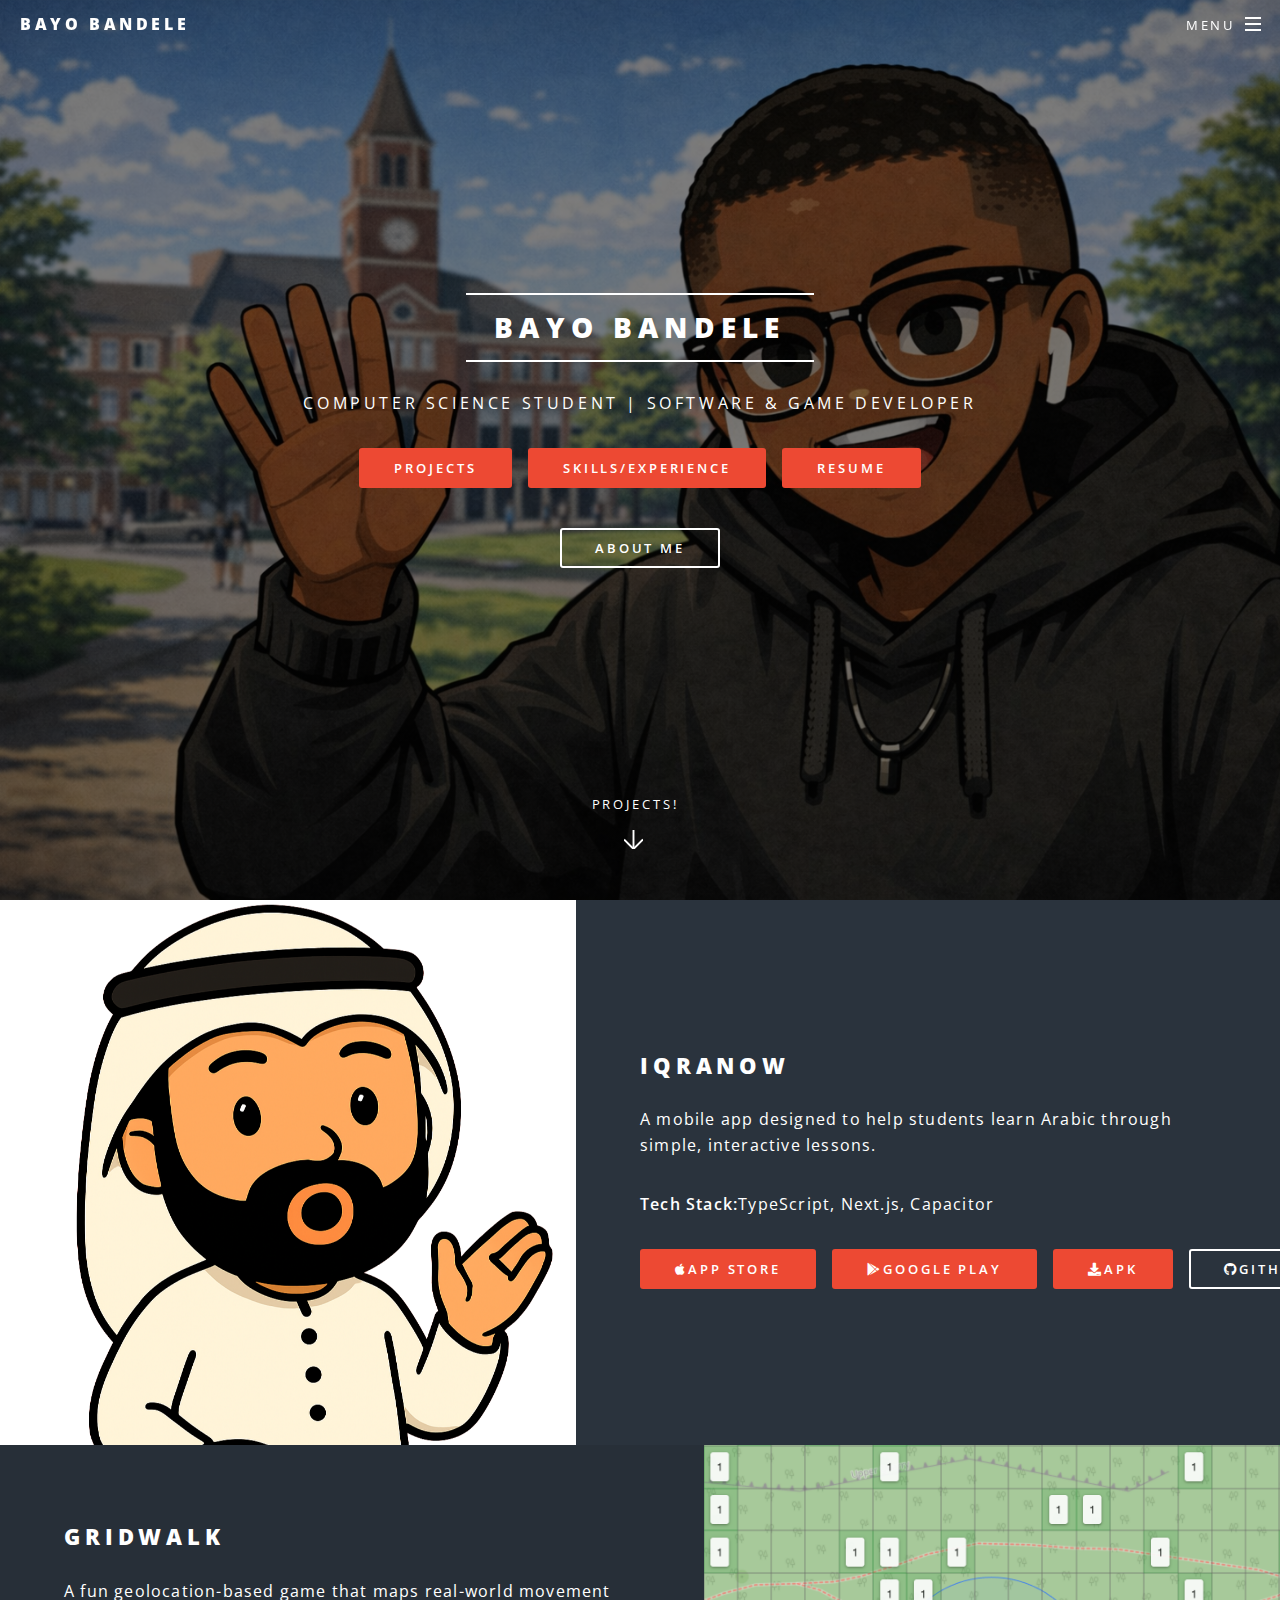
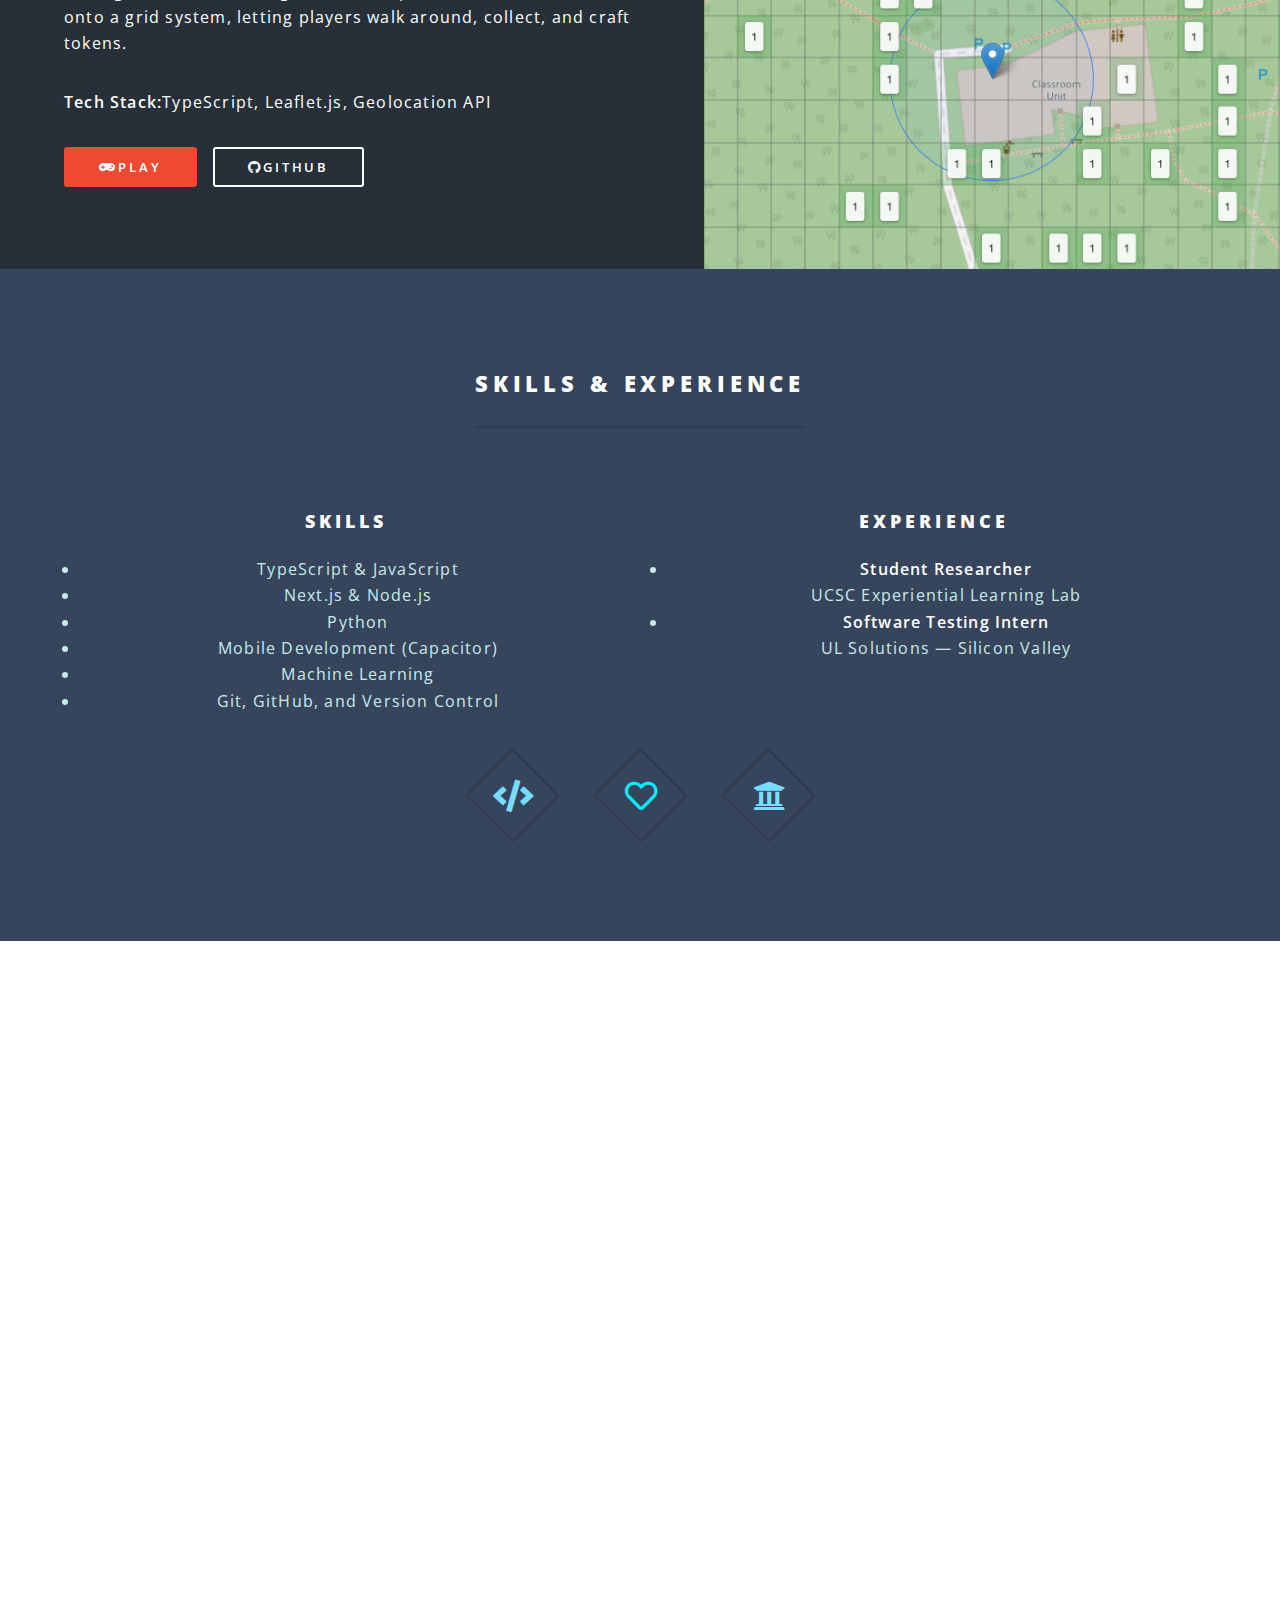
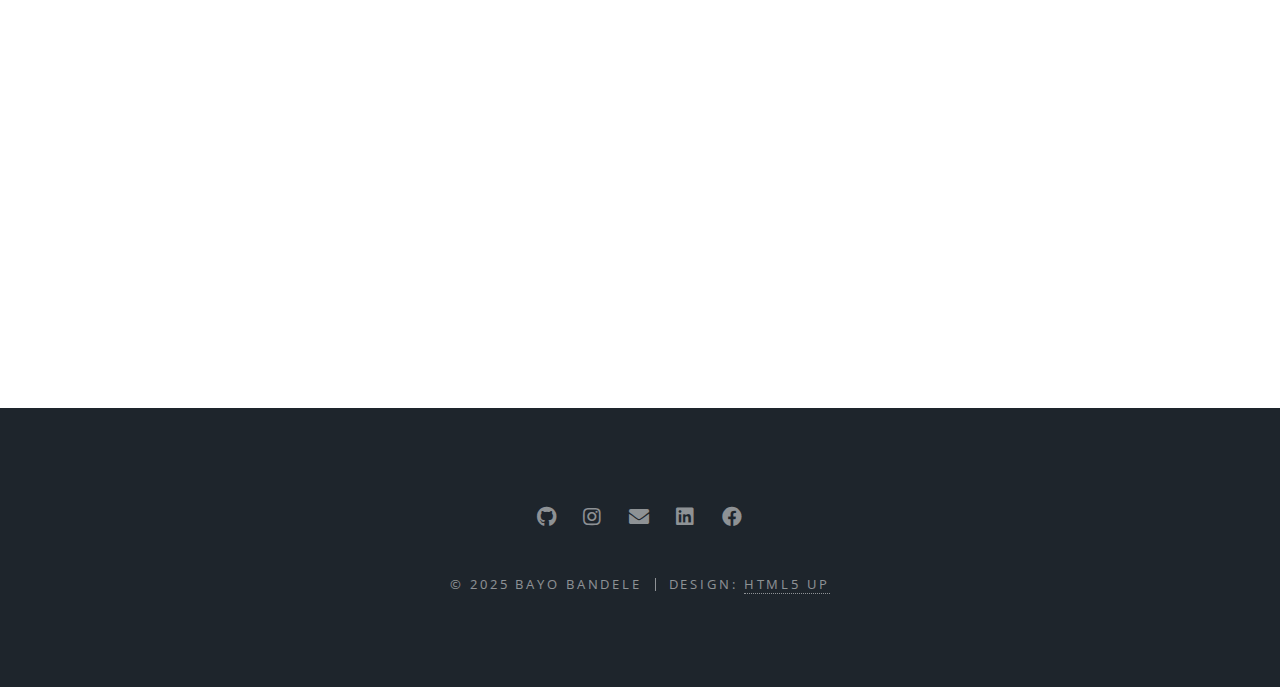
<file: index.html>
<!DOCTYPE HTML>
<!--
	Spectral by HTML5 UP
	html5up.net | @ajlkn
	Free for personal and commercial use under the CCA 3.0 license (html5up.net/license)
-->
<html>
	<head>
		<title>Bayo Bandele</title>
		<meta charset="utf-8" />
		<meta name="viewport" content="width=device-width, initial-scale=1, user-scalable=no" />
		<link rel="stylesheet" href="assets/css/main.css" />
		<noscript><link rel="stylesheet" href="assets/css/noscript.css" /></noscript>
	</head>
	<body class="landing is-preload">



		<!-- Page Wrapper -->
			<div id="page-wrapper">

				<!-- Header -->
					<header id="header" class="alt">
						<h1><a href="index.html">Bayo Bandele</a></h1>
						<nav id="nav">
							<ul>
								<li class="special">
									<a href="#menu" class="menuToggle"><span>Menu</span></a>
									<div id="menu">
										<ul>
											<li><a href="index.html">Home</a></li>
											<li><a href="generic.html">About me</a></li>
										</ul>
									</div>
								</li>
							</ul>
						</nav>
					</header>

				<!-- Banner -->
					<section id="banner">
						<div class="inner">
							<h2>Bayo Bandele</h2>
							<p>
							Computer Science Student | Software & Game Developer</p>
						<ul class="actions special">
							<li><a href="#projects" class="button primary scrolly" data-offset="150">Projects</a></li>
							<li><a href="#skills" class="button primary scrolly" data-offset="150">Skills/Experience</a></li>
							<li><a href="#resume" class="button primary scrolly" data-offset="150">Resume</a></li>
						</ul>
						<ul class="actions special">
  							<li><a href="generic.html" class="button">About Me</a></li>
						</ul>

						</div>
						<a href="#projects" class="more scrolly">Projects!</a>

					</section>


				<!-- Featured Projects -->
					<section id="projects" class="wrapper alt style2">
					<section class="spotlight">
						<div class="image">
							<img src="images/iqranow.jpg" alt="IqraNow app screenshot" >
						</div>
						<div class="content">
							<h2>IqraNow</h2>
							<p>A mobile app designed to help students learn Arabic through simple, interactive lessons.</p>

							<p><strong>Tech Stack:</strong>TypeScript, Next.js, Capacitor</p>

						<ul class="actions">
							<li><a href="https://apps.apple.com/us/app/iqra-now/id6749925425" class="button primary"><i class="icon brands fa-apple"></i>App Store</a></li>
							<li><a href="https://play.google.com/store/apps/details?id=com.iqranow.io&hl=en&pli=1" class="button primary"><i class="icon brands fa-google-play"></i>Google Play</a></li>
							<li><a href="https://github.com/bayobands/IqraNow-Mobileapp/releases/tag/Release" class="button primary"><i class="icon solid fa-download"></i>APK</a></li>
							<li><a href="https://github.com/bayobands/IqraNow-Mobileapp" class="button"><i class="icon brands fa-github"></i>GitHub</a></li>
						</ul>
						</div>
					</section>
					<section class="spotlight">
						<div class="image">
						<img src="images/Gridwalk.jpg" alt="Gridwalk Screenshot" />
						</div>
						<div class="content">
						<h2>GridWalk</h2>
						<p>A fun geolocation-based game that maps real-world movement onto a grid system, letting players walk around, collect, and craft tokens.</p>

						<p><strong>Tech Stack:</strong>TypeScript, Leaflet.js, Geolocation API</p>

						<ul class="actions">
							<li><a href="https://bayobands.github.io/GridWalk-Exploration-Game/" class="button primary"><i class="icon solid fa-gamepad"></i>Play</a></li>
							<li><a href="https://github.com/bayobands/GridWalk-Exploration-Game" class="button"><i class="icon brands fa-github"></i>GitHub</a></li>
						</ul>
						</div>
					</section>
				<!-- SKILLS -->
				<section id="skills" class="wrapper style1 special">
					<div class="inner">
						<header class="major">
						<h2>Skills & Experience</h2>
						</header>

						<div class="row">
						<!-- LEFT: SKILLS -->
						<div class="col-6 col-12-medium">
							<h3>Skills</h3>
							<ul>
							<li>TypeScript & JavaScript</li>
							<li>Next.js & Node.js</li>
							<li>Python</li>
							<li>Mobile Development (Capacitor)</li>
							<li>Machine Learning</li>
							<li>Git, GitHub, and Version Control</li>
							</ul>
						</div>

						<!-- RIGHT: EXPERIENCE -->
						<div class="col-6 col-12-medium">
							<h3>Experience</h3>
							<ul>
							<li>
								<strong>Student Researcher</strong><br />
								UCSC Experiential Learning Lab
							</li>
							<li>
								<strong>Software Testing Intern</strong><br />
								UL Solutions — Silicon Valley
							</li>
							</ul>
						</div>
						</div>
					</div>
							<ul class="icons major">
								<li><span class="icon solid fa-code major style3"><span class="label">Lorem</span></span></li>
								<li><span class="icon fa-heart major style2"><span class="label">Ipsum</span></span></li>
								<li><span class="icon solid fa-university major style3"><span class="label">Dolor</span></span></li>
							</ul>
					</section>
						<section id="resume" class="wrapper style5">
							<div class="inner">

								<iframe src="images/adebayofinal.pdf" width="100%" height="900" style="border:none;"></iframe>


							</div>
						</section>

				<!-- Footer -->
					<footer id="footer">
						<ul class="icons">
							<li><a href="https://github.com/bayobands" class="icon brands fa-github"><span class="label">Github</span></a></li>
							<li><a href="https://www.instagram.com/bayobandele/" class="icon brands fa-instagram"><span class="label">Instagram</span></a></li>
							<li><a href="mailto:bayobands@gmail.com" class="icon solid fa-envelope"><span class="label">Email</span></a></li>
							<li><a href="https://www.linkedin.com/in/bayo-bandele/" class="icon brands fa-linkedin"><span class="label">Linkedin</span></a></li>
							<li><a href="https://www.facebook.com/profile.php?id=100014563033184" class="icon brands fa-facebook"><span class="label">Facebook</span></a></li>
						</ul>
						<ul class="copyright">
							<li>&copy; 2025 Bayo Bandele</li><li>Design: <a href="http://html5up.net">HTML5 UP</a></li>
						</ul>
					</footer>

			</div>

		<!-- Scripts -->
			<script src="assets/js/jquery.min.js"></script>
			<script src="assets/js/jquery.scrollex.min.js"></script>
			<script src="assets/js/jquery.scrolly.min.js"></script>
			<script src="assets/js/browser.min.js"></script>
			<script src="assets/js/breakpoints.min.js"></script>
			<script src="assets/js/util.js"></script>
			<script src="assets/js/main.js"></script>

	</body>
</html>
</file>
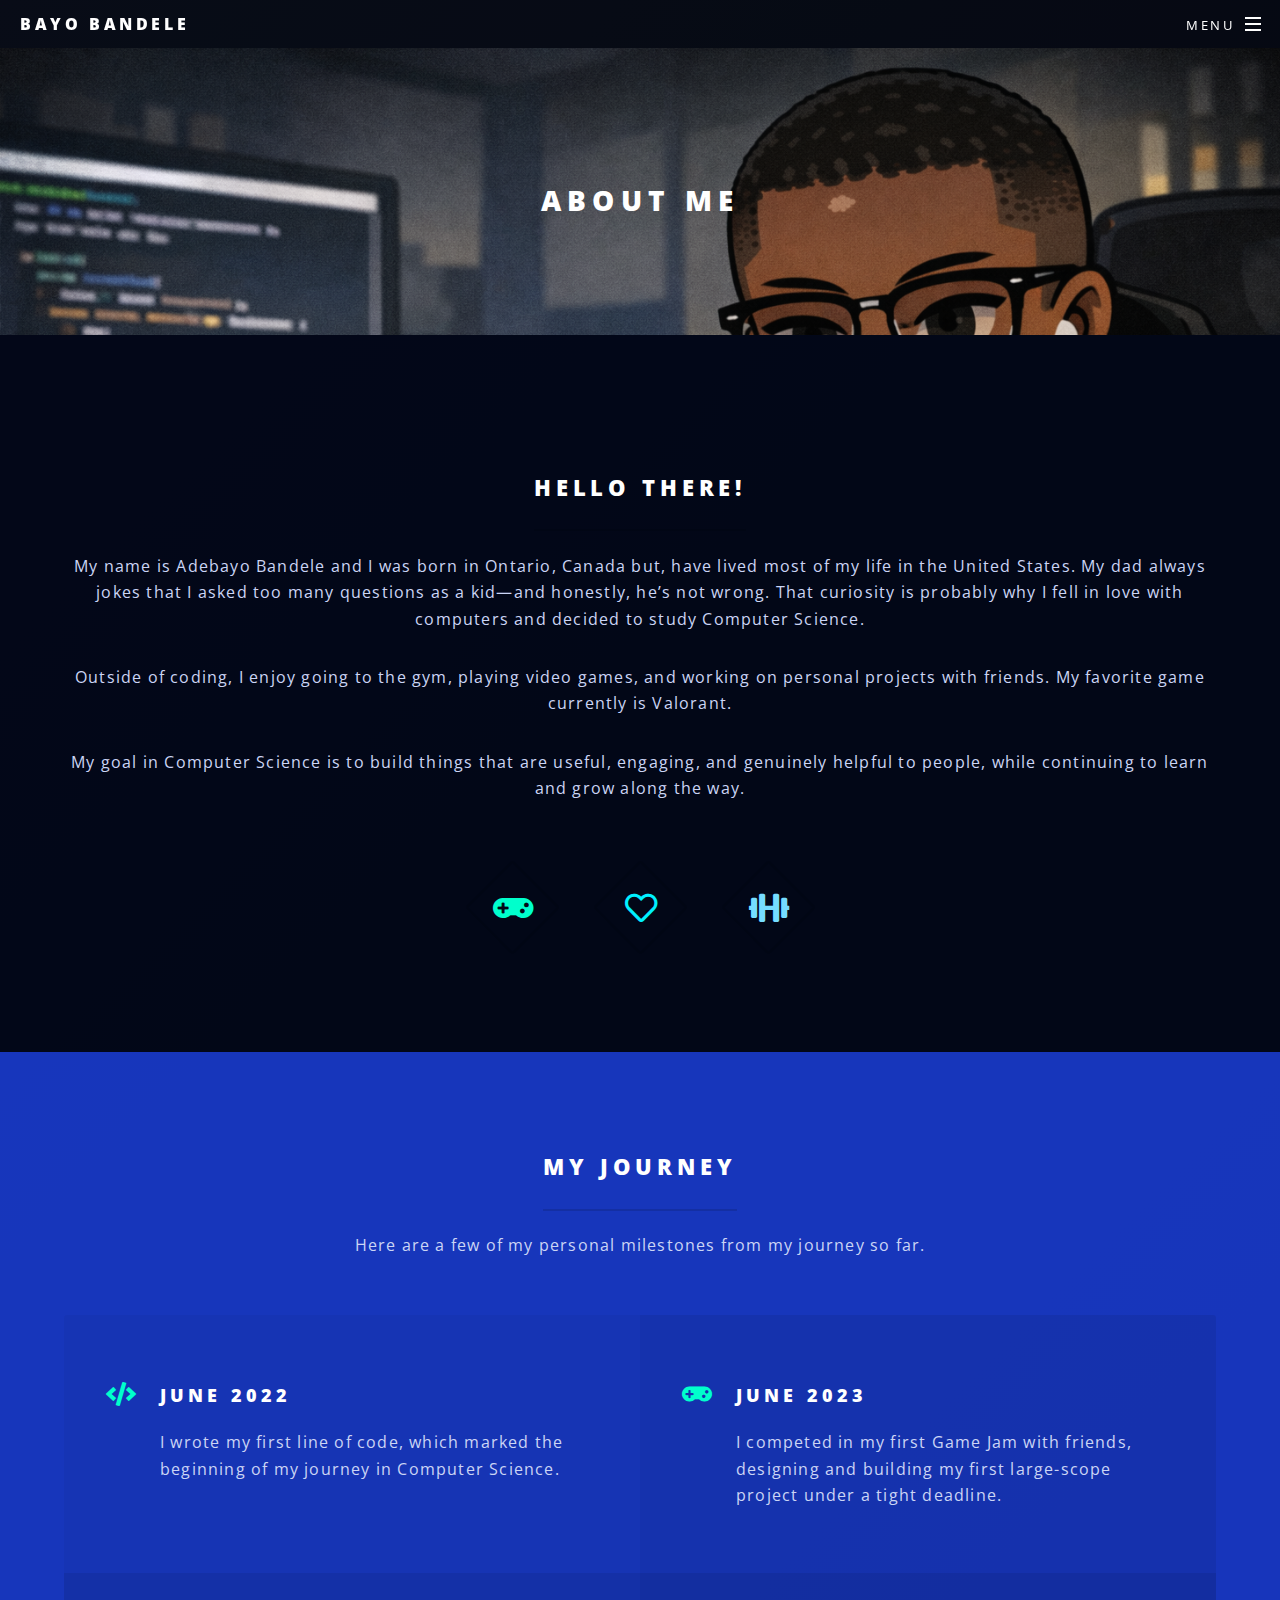
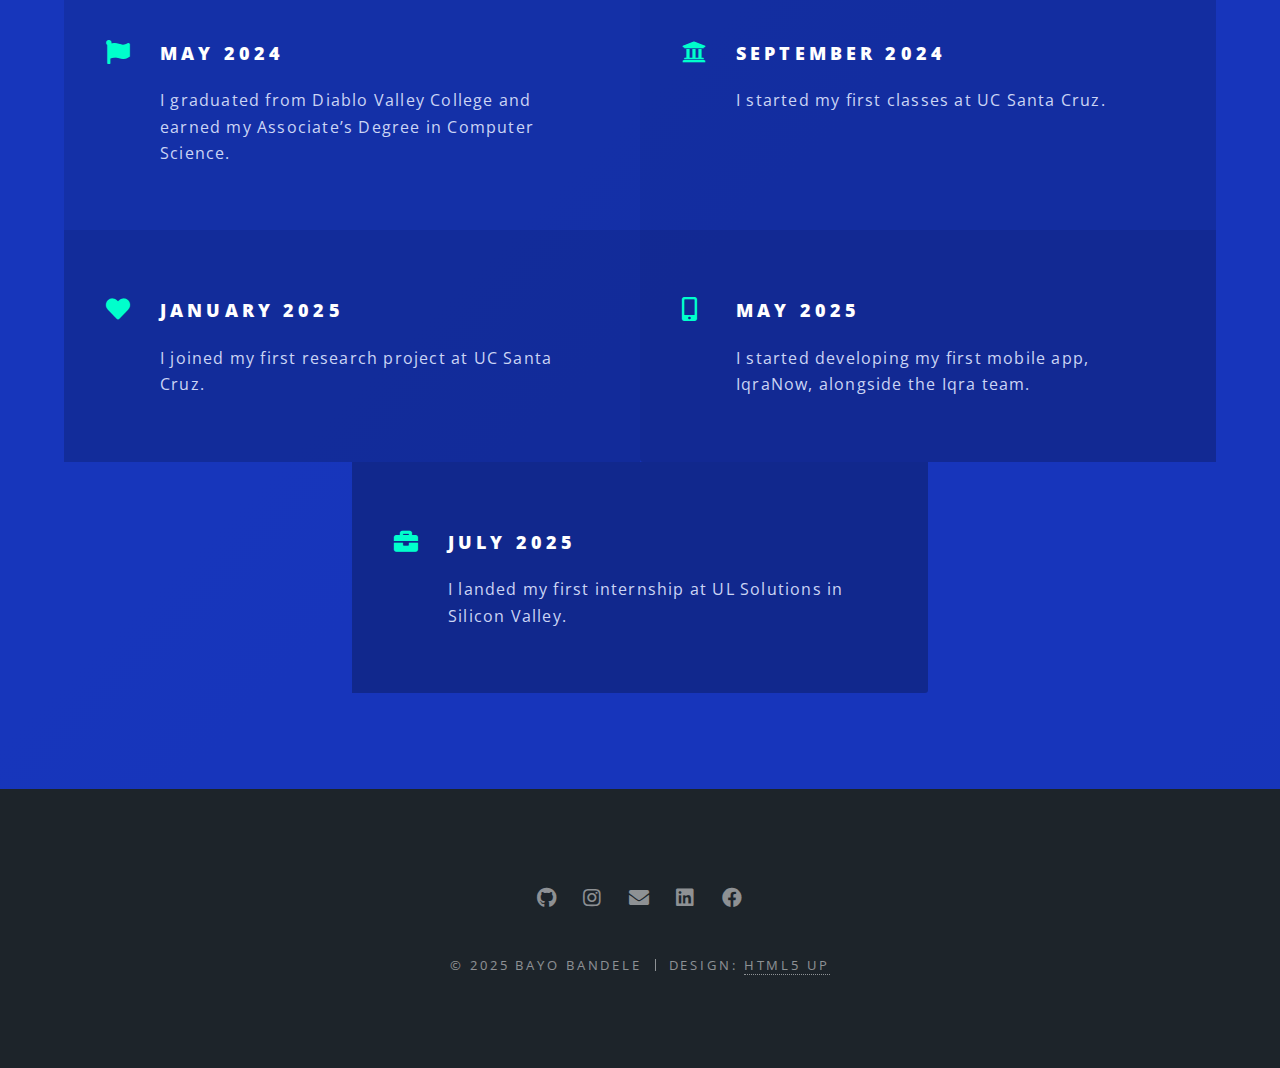
<file: generic.html>
<!DOCTYPE HTML>
<!--
	Spectral by HTML5 UP
	html5up.net | @ajlkn
	Free for personal and commercial use under the CCA 3.0 license (html5up.net/license)
-->
<html>
	<head>
		<title>Resume Page</title>
		<meta charset="utf-8" />
		<meta name="viewport" content="width=device-width, initial-scale=1, user-scalable=no" />
		<link rel="stylesheet" href="assets/css/main.css" />
		<link rel="stylesheet" href="assets/css/about.css" />
		<noscript><link rel="stylesheet" href="assets/css/noscript.css" /></noscript>
		<link rel="stylesheet" href="assets/css/about.css" />
	</head>
	<body class="about-page is-preload">

		<!-- Page Wrapper -->
			<div id="page-wrapper">

				<!-- Header -->
					<header id="header">
						<h1><a href="index.html">Bayo Bandele</a></h1>
						<nav id="nav">
							<ul>
								<li class="special">
									<a href="#menu" class="menuToggle"><span>Menu</span></a>
									<div id="menu">
										<ul>
											<li><a href="index.html">Home</a></li>
											<li><a href="generic.html">About me</a></li>
										</ul>
									</div>
								</li>
							</ul>
						</nav>
					</header>

				<!-- Main -->
					<article id="main">
						<header>
							<h2>About Me</h2>
						</header>
						<!-- Two -->
					<section id="one" class="wrapper style1 special">
						<div class="inner">
							<header class="major">
								<h2><br />
								Hello There!</h2>
										<p>
								My name is Adebayo Bandele and I was born in Ontario, Canada but, have lived most of my life in the United States.
								My dad always jokes that I asked too many questions as a kid—and honestly, he’s not wrong.
								That curiosity is probably why I fell in love with computers and decided to study Computer Science.
										</p>

										<p>
								Outside of coding, I enjoy going to the gym, playing video games, and working on personal projects with friends.
								My favorite game currently is Valorant.
										</p>

										<p>
								My goal in Computer Science is to build things that are useful, engaging, and genuinely helpful to people, while continuing to learn and grow along the way.
										</p>

							</header>
							<ul class="icons major">
								<li><span class="icon solid fa-gamepad major style1"><span class="label">Lorem</span></span></li>
								<li><span class="icon fa-heart major style2"><span class="label">Ipsum</span></span></li>
								<li><span class="icon solid fa-dumbbell major style3"><span class="label">Dolor</span></span></li>
							</ul>
						</div>
					</section>
					<!-- Journey -->
					<section id="three" class="wrapper style3 special">
						<div class="inner">
							<header class="major">
								<h2>My Journey</h2>
								<p>Here are a few of my personal milestones from my journey so far.</p>
							</header>
							<ul class="features">
						<li class="icon solid fa-code">
							<h3>June 2022</h3>
							<p>I wrote my first line of code, which marked the beginning of my journey in Computer Science.</p>
						</li>

						<li class="icon solid fa-gamepad">
							<h3>June 2023</h3>
							<p>I competed in my first Game Jam with friends, designing and building my first large-scope project under a tight deadline.</p>
						</li>

						<li class="icon solid fa-flag">
							<h3>May 2024</h3>
							<p>I graduated from Diablo Valley College and earned my Associate’s Degree in Computer Science.</p>
						</li>

						<li class="icon solid fa-university">
							<h3>September 2024</h3>
							<p>I started my first classes at UC Santa Cruz.</p>
						</li>

						<li class="icon solid fa-heart">
							<h3>January 2025</h3>
							<p>I joined my first research project at UC Santa Cruz.</p>
						</li>

						<li class="icon solid fa-mobile-alt">
							<h3>May 2025</h3>
							<p>I started developing my first mobile app, IqraNow, alongside the Iqra team.</p>
						</li>

						<li class="icon solid fa-briefcase">
							<h3>July 2025</h3>
							<p>I landed my first internship at UL Solutions in Silicon Valley.</p>
						</li>
						</ul>

						</div>
					</section>

				<!-- Footer -->
				<footer id="footer">
					<ul class="icons">
						<li><a href="https://github.com/bayobands" class="icon brands fa-github"><span class="label">Github</span></a></li>
						<li><a href="https://www.instagram.com/bayobandele/" class="icon brands fa-instagram"><span class="label">Instagram</span></a></li>
						<li><a href="mailto:bayobands@gmail.com" class="icon solid fa-envelope"><span class="label">Email</span></a></li>
						<li><a href="https://www.linkedin.com/in/bayo-bandele/" class="icon brands fa-linkedin"><span class="label">Linkedin</span></a></li>
						<li><a href="https://www.facebook.com/profile.php?id=100014563033184" class="icon brands fa-facebook"><span class="label">Facebook</span></a></li>
					</ul>
					<ul class="copyright">
						<li>&copy; 2025 Bayo Bandele</li><li>Design: <a href="http://html5up.net">HTML5 UP</a></li>
					</ul>
				</footer>

			</div>

		<!-- Scripts -->
			<script src="assets/js/jquery.min.js"></script>
			<script src="assets/js/jquery.scrollex.min.js"></script>
			<script src="assets/js/jquery.scrolly.min.js"></script>
			<script src="assets/js/browser.min.js"></script>
			<script src="assets/js/breakpoints.min.js"></script>
			<script src="assets/js/util.js"></script>
			<script src="assets/js/main.js"></script>

	</body>
</html>
</file>
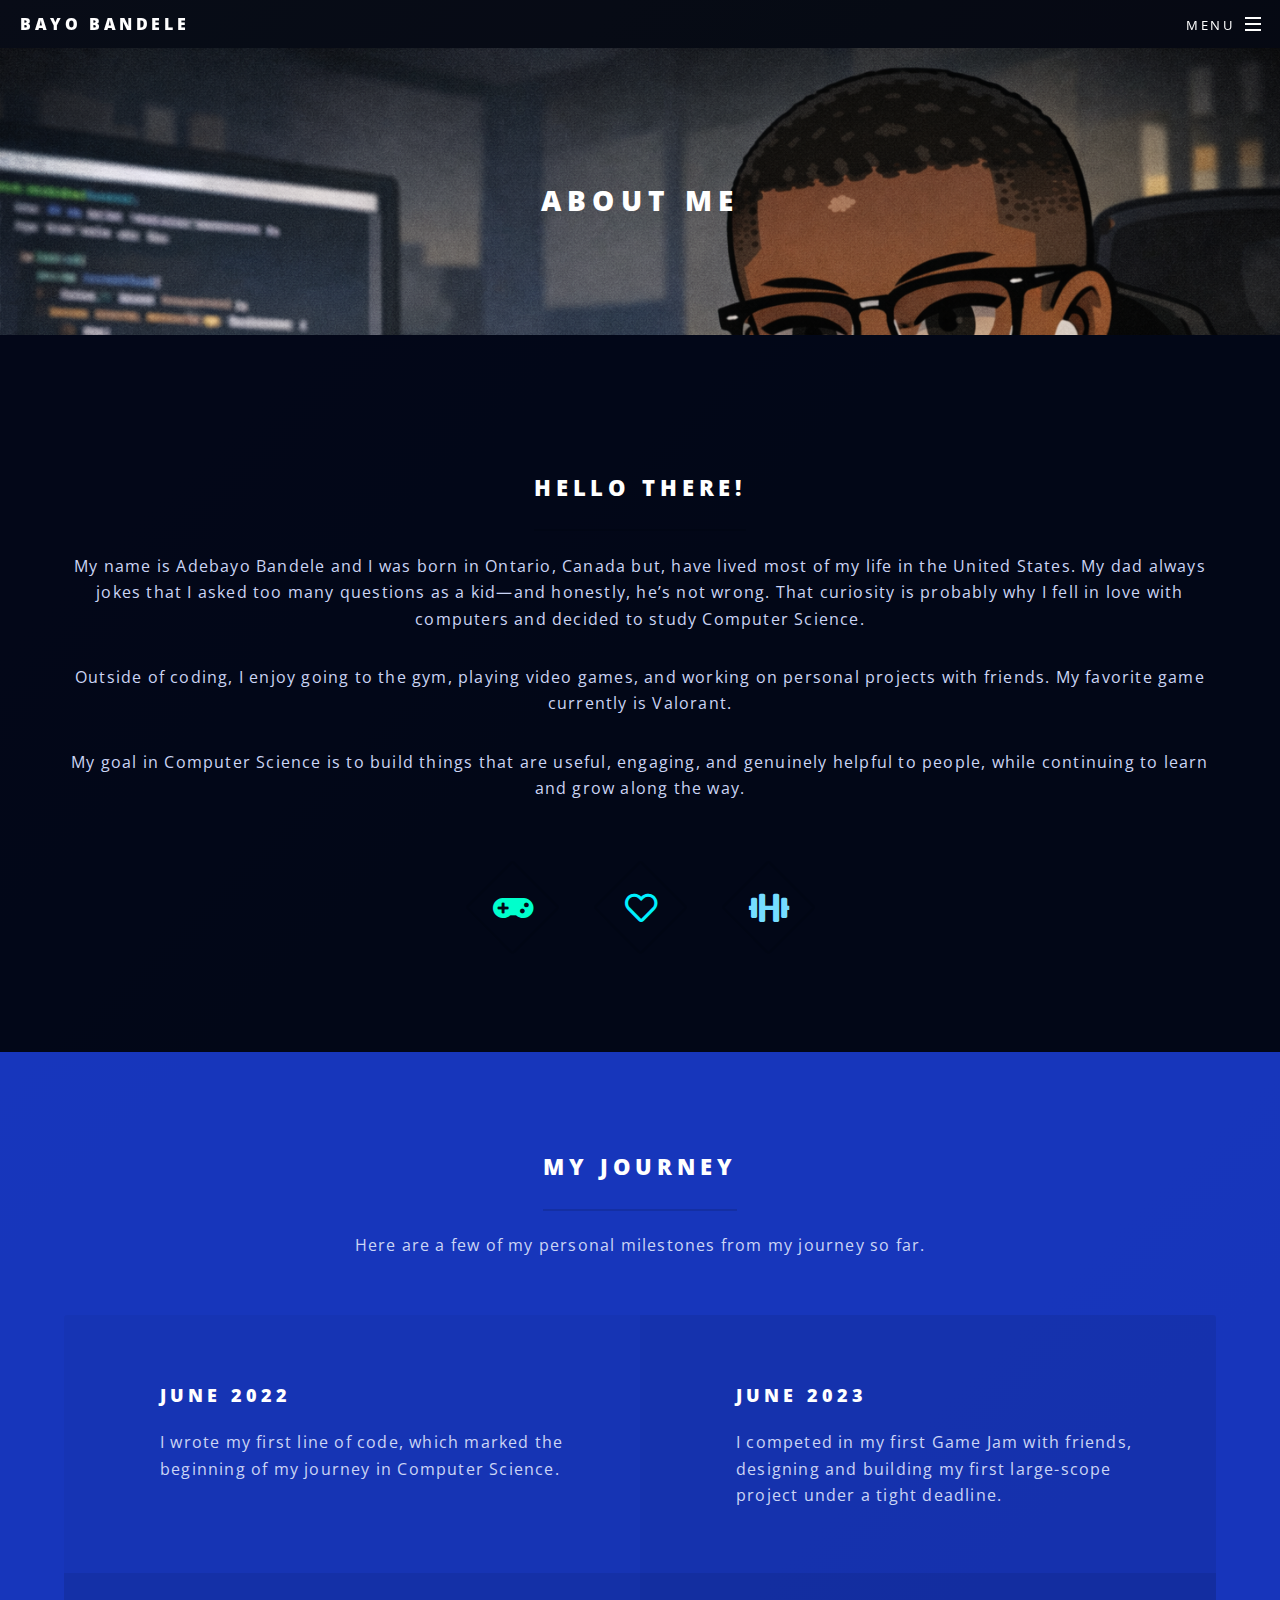
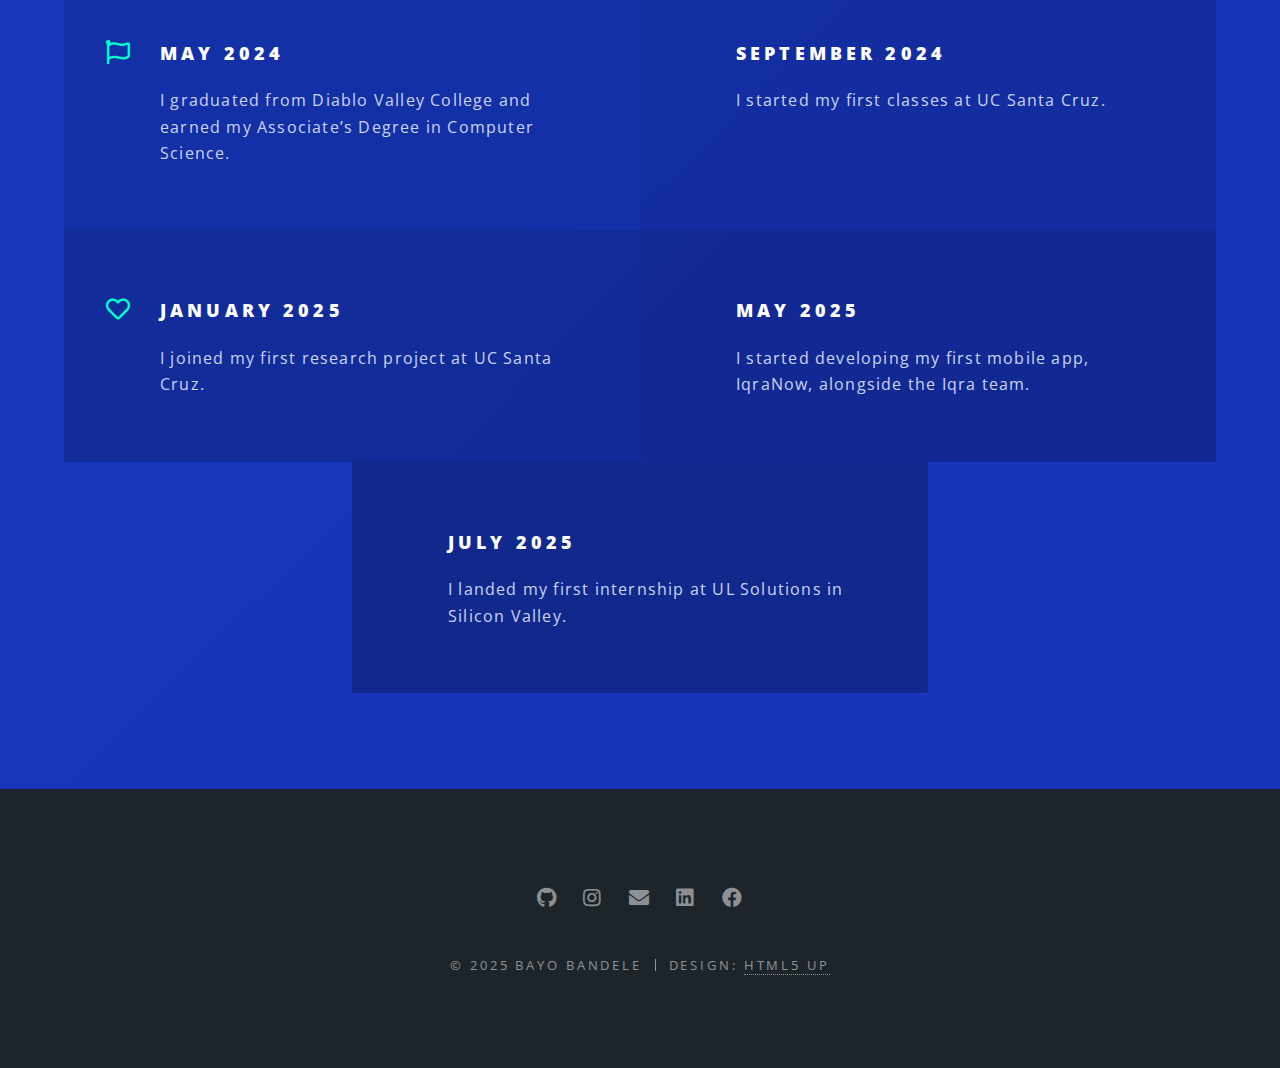
<file: portfolio-main/generic.html>
<!DOCTYPE HTML>
<!--
	Spectral by HTML5 UP
	html5up.net | @ajlkn
	Free for personal and commercial use under the CCA 3.0 license (html5up.net/license)
-->
<html>
	<head>
		<title>Resume Page</title>
		<meta charset="utf-8" />
		<meta name="viewport" content="width=device-width, initial-scale=1, user-scalable=no" />
		<link rel="stylesheet" href="assets/css/main.css" />
		<link rel="stylesheet" href="assets/css/about.css" />
		<noscript><link rel="stylesheet" href="assets/css/noscript.css" /></noscript>
		<link rel="stylesheet" href="assets/css/about.css" />
	</head>
	<body class="about-page is-preload">

		<!-- Page Wrapper -->
			<div id="page-wrapper">

				<!-- Header -->
					<header id="header">
						<h1><a href="index.html">Bayo Bandele</a></h1>
						<nav id="nav">
							<ul>
								<li class="special">
									<a href="#menu" class="menuToggle"><span>Menu</span></a>
									<div id="menu">
										<ul>
											<li><a href="index.html">Home</a></li>
											<li><a href="generic.html">About me</a></li>
										</ul>
									</div>
								</li>
							</ul>
						</nav>
					</header>

				<!-- Main -->
					<article id="main">
						<header>
							<h2>About Me</h2>
						</header>
						<!-- Two -->
					<section id="one" class="wrapper style1 special">
						<div class="inner">
							<header class="major">
								<h2><br />
								Hello There!</h2>
										<p>
								My name is Adebayo Bandele and I was born in Ontario, Canada but, have lived most of my life in the United States.
								My dad always jokes that I asked too many questions as a kid—and honestly, he’s not wrong.
								That curiosity is probably why I fell in love with computers and decided to study Computer Science.
										</p>

										<p>
								Outside of coding, I enjoy going to the gym, playing video games, and working on personal projects with friends.
								My favorite game currently is Valorant.
										</p>

										<p>
								My goal in Computer Science is to build things that are useful, engaging, and genuinely helpful to people, while continuing to learn and grow along the way.
										</p>

							</header>
							<ul class="icons major">
								<li><span class="icon solid fa-gamepad major style1"><span class="label">Lorem</span></span></li>
								<li><span class="icon fa-heart major style2"><span class="label">Ipsum</span></span></li>
								<li><span class="icon solid fa-dumbbell major style3"><span class="label">Dolor</span></span></li>
							</ul>
						</div>
					</section>
					<!-- Journey -->
					<section id="three" class="wrapper style3 special">
						<div class="inner">
							<header class="major">
								<h2>My Journey</h2>
								<p>Here are a few of my personal milestones from my journey so far.</p>
							</header>
							<ul class="features">
						<li class="icon fa-code">
							<h3>June 2022</h3>
							<p>I wrote my first line of code, which marked the beginning of my journey in Computer Science.</p>
						</li>

						<li class="icon fa-gamepad">
							<h3>June 2023</h3>
							<p>I competed in my first Game Jam with friends, designing and building my first large-scope project under a tight deadline.</p>
						</li>

						<li class="icon fa-flag">
							<h3>May 2024</h3>
							<p>I graduated from Diablo Valley College and earned my Associate’s Degree in Computer Science.</p>
						</li>

						<li class="icon fa-university">
							<h3>September 2024</h3>
							<p>I started my first classes at UC Santa Cruz.</p>
						</li>

						<li class="icon fa-heart">
							<h3>January 2025</h3>
							<p>I joined my first research project at UC Santa Cruz.</p>
						</li>

						<li class="icon fa-mobile-alt">
							<h3>May 2025</h3>
							<p>I started developing my first mobile app, IqraNow, alongside the Iqra team.</p>
						</li>

						<li class="icon fa-briefcase">
							<h3>July 2025</h3>
							<p>I landed my first internship at UL Solutions in Silicon Valley.</p>
						</li>
						</ul>

						</div>
					</section>

				<!-- Footer -->
				<footer id="footer">
					<ul class="icons">
						<li><a href="https://github.com/bayobands" class="icon brands fa-github"><span class="label">Github</span></a></li>
						<li><a href="https://www.instagram.com/bayobandele/" class="icon brands fa-instagram"><span class="label">Instagram</span></a></li>
						<li><a href="mailto:bayobands@gmail.com" class="icon solid fa-envelope"><span class="label">Email</span></a></li>
						<li><a href="https://www.linkedin.com/in/bayo-bandele/" class="icon brands fa-linkedin"><span class="label">Linkedin</span></a></li>
						<li><a href="https://www.facebook.com/profile.php?id=100014563033184" class="icon brands fa-facebook"><span class="label">Facebook</span></a></li>
					</ul>
					<ul class="copyright">
						<li>&copy; 2025 Bayo Bandele</li><li>Design: <a href="http://html5up.net">HTML5 UP</a></li>
					</ul>
				</footer>

			</div>

		<!-- Scripts -->
			<script src="assets/js/jquery.min.js"></script>
			<script src="assets/js/jquery.scrollex.min.js"></script>
			<script src="assets/js/jquery.scrolly.min.js"></script>
			<script src="assets/js/browser.min.js"></script>
			<script src="assets/js/breakpoints.min.js"></script>
			<script src="assets/js/util.js"></script>
			<script src="assets/js/main.js"></script>

	</body>
</html>
</file>
<file: assets/css/noscript.css>
/*
	Spectral by HTML5 UP
	html5up.net | @ajlkn
	Free for personal and commercial use under the CCA 3.0 license (html5up.net/license)
*/

/* Banner */

	body.is-preload #banner h2 {
		-moz-transform: none;
		-webkit-transform: none;
		-ms-transform: none;
		transform: none;
		opacity: 1;
	}

		body.is-preload #banner h2:before, body.is-preload #banner h2:after {
			width: 100%;
		}

	body.is-preload #banner .more {
		-moz-transform: none;
		-webkit-transform: none;
		-ms-transform: none;
		transform: none;
		opacity: 1;
	}

	body.is-preload #banner:after {
		opacity: 0;
	}
</file>
<file: assets/css/about.css>
/* Make the About page actually look different (Spectral overrides) */
body.about-page,
body.about-page #page-wrapper,
body.about-page article#main {
  background: linear-gradient(135deg, #0f172a, #020617) !important;
  color: #e5e7eb;
}

/* Change the section background */
body.about-page .wrapper,
body.about-page .wrapper.style1 {background-color: rgba(2, 6, 23, 0.92) !important;}
body.about-page .wrapper.style2 {background-color: rgba(122, 105, 208, 0.92) !important;}
body.about-page .wrapper.style3 {
  background-color: rgba(25, 57, 201, 0.92) !important;
}

/* Text */
body.about-page h1,
body.about-page h2,
body.about-page h3 {
  color: #ffffff !important;
}

body.about-page p {
  color: #cbd5f5 !important;
}

body.about-page article#main > header {
  background-image: url("/images/about-banner.jpg") !important;
  background-size: cover;
  background-position: center;
}
</file>
<file: portfolio-main/assets/css/about.css>
/* Make the About page actually look different (Spectral overrides) */
body.about-page,
body.about-page #page-wrapper,
body.about-page article#main {
  background: linear-gradient(135deg, #0f172a, #020617) !important;
  color: #e5e7eb;
}

/* Change the section background */
body.about-page .wrapper,
body.about-page .wrapper.style1 {background-color: rgba(2, 6, 23, 0.92) !important;}
body.about-page .wrapper.style2 {background-color: rgba(122, 105, 208, 0.92) !important;}
body.about-page .wrapper.style3 {
  background-color: rgba(25, 57, 201, 0.92) !important;
}

/* Text */
body.about-page h1,
body.about-page h2,
body.about-page h3 {
  color: #ffffff !important;
}

body.about-page p {
  color: #cbd5f5 !important;
}

body.about-page article#main > header {
  background-image: url("/images/about-banner.jpg") !important;
  background-size: cover;
  background-position: center;
}
</file>
<file: portfolio-main/assets/css/noscript.css>
/*
	Spectral by HTML5 UP
	html5up.net | @ajlkn
	Free for personal and commercial use under the CCA 3.0 license (html5up.net/license)
*/

/* Banner */

	body.is-preload #banner h2 {
		-moz-transform: none;
		-webkit-transform: none;
		-ms-transform: none;
		transform: none;
		opacity: 1;
	}

		body.is-preload #banner h2:before, body.is-preload #banner h2:after {
			width: 100%;
		}

	body.is-preload #banner .more {
		-moz-transform: none;
		-webkit-transform: none;
		-ms-transform: none;
		transform: none;
		opacity: 1;
	}

	body.is-preload #banner:after {
		opacity: 0;
	}
</file>
<file: assets/css/main.css>
@import url(fontawesome-all.min.css);
@import url("https://fonts.googleapis.com/css?family=Open+Sans:400,400italic,600,600italic,800,800italic");

/*
	Spectral by HTML5 UP
	html5up.net | @ajlkn
	Free for personal and commercial use under the CCA 3.0 license (html5up.net/license)
*/

html, body, div, span, applet, object,
iframe, h1, h2, h3, h4, h5, h6, p, blockquote,
pre, a, abbr, acronym, address, big, cite,
code, del, dfn, em, img, ins, kbd, q, s, samp,
small, strike, strong, sub, sup, tt, var, b,
u, i, center, dl, dt, dd, ol, ul, li, fieldset,
form, label, legend, table, caption, tbody,
tfoot, thead, tr, th, td, article, aside,
canvas, details, embed, figure, figcaption,
footer, header, hgroup, menu, nav, output, ruby,
section, summary, time, mark, audio, video {
	margin: 0;
	padding: 0;
	border: 0;
	font-size: 100%;
	font: inherit;
	vertical-align: baseline;}

article, aside, details, figcaption, figure,
footer, header, hgroup, menu, nav, section {
	display: block;}

body {
	line-height: 1;
}

ol, ul {
	list-style: none;
}

blockquote, q {
	quotes: none;
}

	blockquote:before, blockquote:after, q:before, q:after {
		content: '';
		content: none;
	}

table {
	border-collapse: collapse;
	border-spacing: 0;
}

body {
	-webkit-text-size-adjust: none;
}

mark {
	background-color: transparent;
	color: inherit;
}

input::-moz-focus-inner {
	border: 0;
	padding: 0;
}

input, select, textarea {
	-moz-appearance: none;
	-webkit-appearance: none;
	-ms-appearance: none;
	appearance: none;
}

/* Basic */

	@-ms-viewport {
		width: device-width;
	}

	html {
		box-sizing: border-box;
	}

	*, *:before, *:after {
		box-sizing: inherit;
	}

	body {
		background: #000000;
	}

		body.is-preload *, body.is-preload *:before, body.is-preload *:after {
			-moz-animation: none !important;
			-webkit-animation: none !important;
			-ms-animation: none !important;
			animation: none !important;
			-moz-transition: none !important;
			-webkit-transition: none !important;
			-ms-transition: none !important;
			transition: none !important;
		}

	body, input, select, textarea {
		color: #fff;
		font-family: "Open Sans", Helvetica, sans-serif;
		font-size: 15pt;
		font-weight: 400;
		letter-spacing: 0.075em;
		line-height: 1.65em;
	}

		@media screen and (max-width: 1680px) {

			body, input, select, textarea {
				font-size: 13pt;
			}

		}

		@media screen and (max-width: 1280px) {

			body, input, select, textarea {
				font-size: 12pt;
			}

		}

		@media screen and (max-width: 736px) {

			body, input, select, textarea {
				font-size: 11pt;
				letter-spacing: 0.0375em;
			}

		}

	a {
		-moz-transition: color 0.2s ease, border-bottom-color 0.2s ease;
		-webkit-transition: color 0.2s ease, border-bottom-color 0.2s ease;
		-ms-transition: color 0.2s ease, border-bottom-color 0.2s ease;
		transition: color 0.2s ease, border-bottom-color 0.2s ease;
		border-bottom: dotted 1px;
		color: inherit;
		text-decoration: none;
	}

		a:hover {
			border-bottom-color: transparent;
		}

	strong, b {
		color: #fff;
		font-weight: 600;
	}

	em, i {
		font-style: italic;
	}

	p {
		margin: 0 0 2em 0;
	}

	h1, h2, h3, h4, h5, h6 {
		color: #fff;
		font-weight: 800;
		letter-spacing: 0.225em;
		line-height: 1em;
		margin: 0 0 1em 0;
		text-transform: uppercase;
	}

		h1 a, h2 a, h3 a, h4 a, h5 a, h6 a {
			color: inherit;
			text-decoration: none;
		}

	h2 {
		font-size: 1.35em;
		line-height: 1.75em;
	}

		@media screen and (max-width: 736px) {

			h2 {
				font-size: 1.1em;
				line-height: 1.65em;
			}

		}

	h3 {
		font-size: 1.15em;
		line-height: 1.75em;
	}

		@media screen and (max-width: 736px) {

			h3 {
				font-size: 1em;
				line-height: 1.65em;
			}

		}

	h4 {
		font-size: 1em;
		line-height: 1.5em;
	}

	h5 {
		font-size: 0.8em;
		line-height: 1.5em;
	}

	h6 {
		font-size: 0.7em;
		line-height: 1.5em;
	}

	sub {
		font-size: 0.8em;
		position: relative;
		top: 0.5em;
	}

	sup {
		font-size: 0.8em;
		position: relative;
		top: -0.5em;
	}

	hr {
		border: 0;
		border-bottom: solid 2px #fff;
		margin: 3em 0;
	}

		hr.major {
			margin: 4.5em 0;
		}

	blockquote {
		border-left: solid 4px #fff;
		font-style: italic;
		margin: 0 0 2em 0;
		padding: 0.5em 0 0.5em 2em;
	}

	code {
		background: rgba(144, 144, 144, 0.25);
		border-radius: 3px;
		font-family: "Courier New", monospace;
		font-size: 0.9em;
		letter-spacing: 0;
		margin: 0 0.25em;
		padding: 0.25em 0.65em;
	}

	pre {
		-webkit-overflow-scrolling: touch;
		font-family: "Courier New", monospace;
		font-size: 0.9em;
		margin: 0 0 2em 0;
	}

		pre code {
			display: block;
			line-height: 1.75em;
			padding: 1em 1.5em;
			overflow-x: auto;
		}

	.align-left {
		text-align: left;
	}

	.align-center {
		text-align: center;
	}

	.align-right {
		text-align: right;
	}

/* Row */

	.row {
		display: flex;
		flex-wrap: wrap;
		box-sizing: border-box;
		align-items: stretch;
	}

		.row > * {
			box-sizing: border-box;
		}

		.row.gtr-uniform > * > :last-child {
			margin-bottom: 0;
		}

		.row.aln-left {
			justify-content: flex-start;
		}

		.row.aln-center {
			justify-content: center;
		}

		.row.aln-right {
			justify-content: flex-end;
		}

		.row.aln-top {
			align-items: flex-start;
		}

		.row.aln-middle {
			align-items: center;
		}

		.row.aln-bottom {
			align-items: flex-end;
		}

		.row > .imp {
			order: -1;
		}

		.row > .col-1 {
			width: 8.33333%;
		}

		.row > .off-1 {
			margin-left: 8.33333%;
		}

		.row > .col-2 {
			width: 16.66667%;
		}

		.row > .off-2 {
			margin-left: 16.66667%;
		}

		.row > .col-3 {
			width: 25%;
		}

		.row > .off-3 {
			margin-left: 25%;
		}

		.row > .col-4 {
			width: 33.33333%;
		}

		.row > .off-4 {
			margin-left: 33.33333%;
		}

		.row > .col-5 {
			width: 41.66667%;
		}

		.row > .off-5 {
			margin-left: 41.66667%;
		}

		.row > .col-6 {
			width: 50%;
		}

		.row > .off-6 {
			margin-left: 50%;
		}

		.row > .col-7 {
			width: 58.33333%;
		}

		.row > .off-7 {
			margin-left: 58.33333%;
		}

		.row > .col-8 {
			width: 66.66667%;
		}

		.row > .off-8 {
			margin-left: 66.66667%;
		}

		.row > .col-9 {
			width: 75%;
		}

		.row > .off-9 {
			margin-left: 75%;
		}

		.row > .col-10 {
			width: 83.33333%;
		}

		.row > .off-10 {
			margin-left: 83.33333%;
		}

		.row > .col-11 {
			width: 91.66667%;
		}

		.row > .off-11 {
			margin-left: 91.66667%;
		}

		.row > .col-12 {
			width: 100%;
		}

		.row > .off-12 {
			margin-left: 100%;
		}

		.row.gtr-0 {
			margin-top: 0;
			margin-left: 0em;
		}

			.row.gtr-0 > * {
				padding: 0 0 0 0em;
			}

			.row.gtr-0.gtr-uniform {
				margin-top: 0em;
			}

				.row.gtr-0.gtr-uniform > * {
					padding-top: 0em;
				}

		.row.gtr-25 {
			margin-top: 0;
			margin-left: -0.375em;
		}

			.row.gtr-25 > * {
				padding: 0 0 0 0.375em;
			}

			.row.gtr-25.gtr-uniform {
				margin-top: -0.375em;
			}

				.row.gtr-25.gtr-uniform > * {
					padding-top: 0.375em;
				}

		.row.gtr-50 {
			margin-top: 0;
			margin-left: -0.75em;
		}

			.row.gtr-50 > * {
				padding: 0 0 0 0.75em;
			}

			.row.gtr-50.gtr-uniform {
				margin-top: -0.75em;
			}

				.row.gtr-50.gtr-uniform > * {
					padding-top: 0.75em;
				}

		.row {
			margin-top: 0;
			margin-left: -1.5em;
		}

			.row > * {
				padding: 0 0 0 1.5em;
			}

			.row.gtr-uniform {
				margin-top: -1.5em;
			}

				.row.gtr-uniform > * {
					padding-top: 1.5em;
				}

		.row.gtr-150 {
			margin-top: 0;
			margin-left: -2.25em;
		}

			.row.gtr-150 > * {
				padding: 0 0 0 2.25em;
			}

			.row.gtr-150.gtr-uniform {
				margin-top: -2.25em;
			}

				.row.gtr-150.gtr-uniform > * {
					padding-top: 2.25em;
				}

		.row.gtr-200 {
			margin-top: 0;
			margin-left: -3em;
		}

			.row.gtr-200 > * {
				padding: 0 0 0 3em;
			}

			.row.gtr-200.gtr-uniform {
				margin-top: -3em;
			}

				.row.gtr-200.gtr-uniform > * {
					padding-top: 3em;
				}

		@media screen and (max-width: 1680px) {

			.row {
				display: flex;
				flex-wrap: wrap;
				box-sizing: border-box;
				align-items: stretch;
			}

				.row > * {
					box-sizing: border-box;
				}

				.row.gtr-uniform > * > :last-child {
					margin-bottom: 0;
				}

				.row.aln-left {
					justify-content: flex-start;
				}

				.row.aln-center {
					justify-content: center;
				}

				.row.aln-right {
					justify-content: flex-end;
				}

				.row.aln-top {
					align-items: flex-start;
				}

				.row.aln-middle {
					align-items: center;
				}

				.row.aln-bottom {
					align-items: flex-end;
				}

				.row > .imp-xlarge {
					order: -1;
				}

				.row > .col-1-xlarge {
					width: 8.33333%;
				}

				.row > .off-1-xlarge {
					margin-left: 8.33333%;
				}

				.row > .col-2-xlarge {
					width: 16.66667%;
				}

				.row > .off-2-xlarge {
					margin-left: 16.66667%;
				}

				.row > .col-3-xlarge {
					width: 25%;
				}

				.row > .off-3-xlarge {
					margin-left: 25%;
				}

				.row > .col-4-xlarge {
					width: 33.33333%;
				}

				.row > .off-4-xlarge {
					margin-left: 33.33333%;
				}

				.row > .col-5-xlarge {
					width: 41.66667%;
				}

				.row > .off-5-xlarge {
					margin-left: 41.66667%;
				}

				.row > .col-6-xlarge {
					width: 50%;
				}

				.row > .off-6-xlarge {
					margin-left: 50%;
				}

				.row > .col-7-xlarge {
					width: 58.33333%;
				}

				.row > .off-7-xlarge {
					margin-left: 58.33333%;
				}

				.row > .col-8-xlarge {
					width: 66.66667%;
				}

				.row > .off-8-xlarge {
					margin-left: 66.66667%;
				}

				.row > .col-9-xlarge {
					width: 75%;
				}

				.row > .off-9-xlarge {
					margin-left: 75%;
				}

				.row > .col-10-xlarge {
					width: 83.33333%;
				}

				.row > .off-10-xlarge {
					margin-left: 83.33333%;
				}

				.row > .col-11-xlarge {
					width: 91.66667%;
				}

				.row > .off-11-xlarge {
					margin-left: 91.66667%;
				}

				.row > .col-12-xlarge {
					width: 100%;
				}

				.row > .off-12-xlarge {
					margin-left: 100%;
				}

				.row.gtr-0 {
					margin-top: 0;
					margin-left: 0em;
				}

					.row.gtr-0 > * {
						padding: 0 0 0 0em;
					}

					.row.gtr-0.gtr-uniform {
						margin-top: 0em;
					}

						.row.gtr-0.gtr-uniform > * {
							padding-top: 0em;
						}

				.row.gtr-25 {
					margin-top: 0;
					margin-left: -0.375em;
				}

					.row.gtr-25 > * {
						padding: 0 0 0 0.375em;
					}

					.row.gtr-25.gtr-uniform {
						margin-top: -0.375em;
					}

						.row.gtr-25.gtr-uniform > * {
							padding-top: 0.375em;
						}

				.row.gtr-50 {
					margin-top: 0;
					margin-left: -0.75em;
				}

					.row.gtr-50 > * {
						padding: 0 0 0 0.75em;
					}

					.row.gtr-50.gtr-uniform {
						margin-top: -0.75em;
					}

						.row.gtr-50.gtr-uniform > * {
							padding-top: 0.75em;
						}

				.row {
					margin-top: 0;
					margin-left: -1.5em;
				}

					.row > * {
						padding: 0 0 0 1.5em;
					}

					.row.gtr-uniform {
						margin-top: -1.5em;
					}

						.row.gtr-uniform > * {
							padding-top: 1.5em;
						}

				.row.gtr-150 {
					margin-top: 0;
					margin-left: -2.25em;
				}

					.row.gtr-150 > * {
						padding: 0 0 0 2.25em;
					}

					.row.gtr-150.gtr-uniform {
						margin-top: -2.25em;
					}

						.row.gtr-150.gtr-uniform > * {
							padding-top: 2.25em;
						}

				.row.gtr-200 {
					margin-top: 0;
					margin-left: -3em;
				}

					.row.gtr-200 > * {
						padding: 0 0 0 3em;
					}

					.row.gtr-200.gtr-uniform {
						margin-top: -3em;
					}

						.row.gtr-200.gtr-uniform > * {
							padding-top: 3em;
						}

		}

		@media screen and (max-width: 1280px) {

			.row {
				display: flex;
				flex-wrap: wrap;
				box-sizing: border-box;
				align-items: stretch;
			}

				.row > * {
					box-sizing: border-box;
				}

				.row.gtr-uniform > * > :last-child {
					margin-bottom: 0;
				}

				.row.aln-left {
					justify-content: flex-start;
				}

				.row.aln-center {
					justify-content: center;
				}

				.row.aln-right {
					justify-content: flex-end;
				}

				.row.aln-top {
					align-items: flex-start;
				}

				.row.aln-middle {
					align-items: center;
				}

				.row.aln-bottom {
					align-items: flex-end;
				}

				.row > .imp-large {
					order: -1;
				}

				.row > .col-1-large {
					width: 8.33333%;
				}

				.row > .off-1-large {
					margin-left: 8.33333%;
				}

				.row > .col-2-large {
					width: 16.66667%;
				}

				.row > .off-2-large {
					margin-left: 16.66667%;
				}

				.row > .col-3-large {
					width: 25%;
				}

				.row > .off-3-large {
					margin-left: 25%;
				}

				.row > .col-4-large {
					width: 33.33333%;
				}

				.row > .off-4-large {
					margin-left: 33.33333%;
				}

				.row > .col-5-large {
					width: 41.66667%;
				}

				.row > .off-5-large {
					margin-left: 41.66667%;
				}

				.row > .col-6-large {
					width: 50%;
				}

				.row > .off-6-large {
					margin-left: 50%;
				}

				.row > .col-7-large {
					width: 58.33333%;
				}

				.row > .off-7-large {
					margin-left: 58.33333%;
				}

				.row > .col-8-large {
					width: 66.66667%;
				}

				.row > .off-8-large {
					margin-left: 66.66667%;
				}

				.row > .col-9-large {
					width: 75%;
				}

				.row > .off-9-large {
					margin-left: 75%;
				}

				.row > .col-10-large {
					width: 83.33333%;
				}

				.row > .off-10-large {
					margin-left: 83.33333%;
				}

				.row > .col-11-large {
					width: 91.66667%;
				}

				.row > .off-11-large {
					margin-left: 91.66667%;
				}

				.row > .col-12-large {
					width: 100%;
				}

				.row > .off-12-large {
					margin-left: 100%;
				}

				.row.gtr-0 {
					margin-top: 0;
					margin-left: 0em;
				}

					.row.gtr-0 > * {
						padding: 0 0 0 0em;
					}

					.row.gtr-0.gtr-uniform {
						margin-top: 0em;
					}

						.row.gtr-0.gtr-uniform > * {
							padding-top: 0em;
						}

				.row.gtr-25 {
					margin-top: 0;
					margin-left: -0.375em;
				}

					.row.gtr-25 > * {
						padding: 0 0 0 0.375em;
					}

					.row.gtr-25.gtr-uniform {
						margin-top: -0.375em;
					}

						.row.gtr-25.gtr-uniform > * {
							padding-top: 0.375em;
						}

				.row.gtr-50 {
					margin-top: 0;
					margin-left: -0.75em;
				}

					.row.gtr-50 > * {
						padding: 0 0 0 0.75em;
					}

					.row.gtr-50.gtr-uniform {
						margin-top: -0.75em;
					}

						.row.gtr-50.gtr-uniform > * {
							padding-top: 0.75em;
						}

				.row {
					margin-top: 0;
					margin-left: -1.5em;
				}

					.row > * {
						padding: 0 0 0 1.5em;
					}

					.row.gtr-uniform {
						margin-top: -1.5em;
					}

						.row.gtr-uniform > * {
							padding-top: 1.5em;
						}

				.row.gtr-150 {
					margin-top: 0;
					margin-left: -2.25em;
				}

					.row.gtr-150 > * {
						padding: 0 0 0 2.25em;
					}

					.row.gtr-150.gtr-uniform {
						margin-top: -2.25em;
					}

						.row.gtr-150.gtr-uniform > * {
							padding-top: 2.25em;
						}

				.row.gtr-200 {
					margin-top: 0;
					margin-left: -3em;
				}

					.row.gtr-200 > * {
						padding: 0 0 0 3em;
					}

					.row.gtr-200.gtr-uniform {
						margin-top: -3em;
					}

						.row.gtr-200.gtr-uniform > * {
							padding-top: 3em;
						}

		}

		@media screen and (max-width: 980px) {

			.row {
				display: flex;
				flex-wrap: wrap;
				box-sizing: border-box;
				align-items: stretch;
			}

				.row > * {
					box-sizing: border-box;
				}

				.row.gtr-uniform > * > :last-child {
					margin-bottom: 0;
				}

				.row.aln-left {
					justify-content: flex-start;
				}

				.row.aln-center {
					justify-content: center;
				}

				.row.aln-right {
					justify-content: flex-end;
				}

				.row.aln-top {
					align-items: flex-start;
				}

				.row.aln-middle {
					align-items: center;
				}

				.row.aln-bottom {
					align-items: flex-end;
				}

				.row > .imp-medium {
					order: -1;
				}

				.row > .col-1-medium {
					width: 8.33333%;
				}

				.row > .off-1-medium {
					margin-left: 8.33333%;
				}

				.row > .col-2-medium {
					width: 16.66667%;
				}

				.row > .off-2-medium {
					margin-left: 16.66667%;
				}

				.row > .col-3-medium {
					width: 25%;
				}

				.row > .off-3-medium {
					margin-left: 25%;
				}

				.row > .col-4-medium {
					width: 33.33333%;
				}

				.row > .off-4-medium {
					margin-left: 33.33333%;
				}

				.row > .col-5-medium {
					width: 41.66667%;
				}

				.row > .off-5-medium {
					margin-left: 41.66667%;
				}

				.row > .col-6-medium {
					width: 50%;
				}

				.row > .off-6-medium {
					margin-left: 50%;
				}

				.row > .col-7-medium {
					width: 58.33333%;
				}

				.row > .off-7-medium {
					margin-left: 58.33333%;
				}

				.row > .col-8-medium {
					width: 66.66667%;
				}

				.row > .off-8-medium {
					margin-left: 66.66667%;
				}

				.row > .col-9-medium {
					width: 75%;
				}

				.row > .off-9-medium {
					margin-left: 75%;
				}

				.row > .col-10-medium {
					width: 83.33333%;
				}

				.row > .off-10-medium {
					margin-left: 83.33333%;
				}

				.row > .col-11-medium {
					width: 91.66667%;
				}

				.row > .off-11-medium {
					margin-left: 91.66667%;
				}

				.row > .col-12-medium {
					width: 100%;
				}

				.row > .off-12-medium {
					margin-left: 100%;
				}

				.row.gtr-0 {
					margin-top: 0;
					margin-left: 0em;
				}

					.row.gtr-0 > * {
						padding: 0 0 0 0em;
					}

					.row.gtr-0.gtr-uniform {
						margin-top: 0em;
					}

						.row.gtr-0.gtr-uniform > * {
							padding-top: 0em;
						}

				.row.gtr-25 {
					margin-top: 0;
					margin-left: -0.375em;
				}

					.row.gtr-25 > * {
						padding: 0 0 0 0.375em;
					}

					.row.gtr-25.gtr-uniform {
						margin-top: -0.375em;
					}

						.row.gtr-25.gtr-uniform > * {
							padding-top: 0.375em;
						}

				.row.gtr-50 {
					margin-top: 0;
					margin-left: -0.75em;
				}

					.row.gtr-50 > * {
						padding: 0 0 0 0.75em;
					}

					.row.gtr-50.gtr-uniform {
						margin-top: -0.75em;
					}

						.row.gtr-50.gtr-uniform > * {
							padding-top: 0.75em;
						}

				.row {
					margin-top: 0;
					margin-left: -1.5em;
				}

					.row > * {
						padding: 0 0 0 1.5em;
					}

					.row.gtr-uniform {
						margin-top: -1.5em;
					}

						.row.gtr-uniform > * {
							padding-top: 1.5em;
						}

				.row.gtr-150 {
					margin-top: 0;
					margin-left: -2.25em;
				}

					.row.gtr-150 > * {
						padding: 0 0 0 2.25em;
					}

					.row.gtr-150.gtr-uniform {
						margin-top: -2.25em;
					}

						.row.gtr-150.gtr-uniform > * {
							padding-top: 2.25em;
						}

				.row.gtr-200 {
					margin-top: 0;
					margin-left: -3em;
				}

					.row.gtr-200 > * {
						padding: 0 0 0 3em;
					}

					.row.gtr-200.gtr-uniform {
						margin-top: -3em;
					}

						.row.gtr-200.gtr-uniform > * {
							padding-top: 3em;
						}

		}

		@media screen and (max-width: 736px) {

			.row {
				display: flex;
				flex-wrap: wrap;
				box-sizing: border-box;
				align-items: stretch;
			}

				.row > * {
					box-sizing: border-box;
				}

				.row.gtr-uniform > * > :last-child {
					margin-bottom: 0;
				}

				.row.aln-left {
					justify-content: flex-start;
				}

				.row.aln-center {
					justify-content: center;
				}

				.row.aln-right {
					justify-content: flex-end;
				}

				.row.aln-top {
					align-items: flex-start;
				}

				.row.aln-middle {
					align-items: center;
				}

				.row.aln-bottom {
					align-items: flex-end;
				}

				.row > .imp-small {
					order: -1;
				}

				.row > .col-1-small {
					width: 8.33333%;
				}

				.row > .off-1-small {
					margin-left: 8.33333%;
				}

				.row > .col-2-small {
					width: 16.66667%;
				}

				.row > .off-2-small {
					margin-left: 16.66667%;
				}

				.row > .col-3-small {
					width: 25%;
				}

				.row > .off-3-small {
					margin-left: 25%;
				}

				.row > .col-4-small {
					width: 33.33333%;
				}

				.row > .off-4-small {
					margin-left: 33.33333%;
				}

				.row > .col-5-small {
					width: 41.66667%;
				}

				.row > .off-5-small {
					margin-left: 41.66667%;
				}

				.row > .col-6-small {
					width: 50%;
				}

				.row > .off-6-small {
					margin-left: 50%;
				}

				.row > .col-7-small {
					width: 58.33333%;
				}

				.row > .off-7-small {
					margin-left: 58.33333%;
				}

				.row > .col-8-small {
					width: 66.66667%;
				}

				.row > .off-8-small {
					margin-left: 66.66667%;
				}

				.row > .col-9-small {
					width: 75%;
				}

				.row > .off-9-small {
					margin-left: 75%;
				}

				.row > .col-10-small {
					width: 83.33333%;
				}

				.row > .off-10-small {
					margin-left: 83.33333%;
				}

				.row > .col-11-small {
					width: 91.66667%;
				}

				.row > .off-11-small {
					margin-left: 91.66667%;
				}

				.row > .col-12-small {
					width: 100%;
				}

				.row > .off-12-small {
					margin-left: 100%;
				}

				.row.gtr-0 {
					margin-top: 0;
					margin-left: 0em;
				}

					.row.gtr-0 > * {
						padding: 0 0 0 0em;
					}

					.row.gtr-0.gtr-uniform {
						margin-top: 0em;
					}

						.row.gtr-0.gtr-uniform > * {
							padding-top: 0em;
						}

				.row.gtr-25 {
					margin-top: 0;
					margin-left: -0.375em;
				}

					.row.gtr-25 > * {
						padding: 0 0 0 0.375em;
					}

					.row.gtr-25.gtr-uniform {
						margin-top: -0.375em;
					}

						.row.gtr-25.gtr-uniform > * {
							padding-top: 0.375em;
						}

				.row.gtr-50 {
					margin-top: 0;
					margin-left: -0.75em;
				}

					.row.gtr-50 > * {
						padding: 0 0 0 0.75em;
					}

					.row.gtr-50.gtr-uniform {
						margin-top: -0.75em;
					}

						.row.gtr-50.gtr-uniform > * {
							padding-top: 0.75em;
						}

				.row {
					margin-top: 0;
					margin-left: -1.5em;
				}

					.row > * {
						padding: 0 0 0 1.5em;
					}

					.row.gtr-uniform {
						margin-top: -1.5em;
					}

						.row.gtr-uniform > * {
							padding-top: 1.5em;
						}

				.row.gtr-150 {
					margin-top: 0;
					margin-left: -2.25em;
				}

					.row.gtr-150 > * {
						padding: 0 0 0 2.25em;
					}

					.row.gtr-150.gtr-uniform {
						margin-top: -2.25em;
					}

						.row.gtr-150.gtr-uniform > * {
							padding-top: 2.25em;
						}

				.row.gtr-200 {
					margin-top: 0;
					margin-left: -3em;
				}

					.row.gtr-200 > * {
						padding: 0 0 0 3em;
					}

					.row.gtr-200.gtr-uniform {
						margin-top: -3em;
					}

						.row.gtr-200.gtr-uniform > * {
							padding-top: 3em;
						}

		}

		@media screen and (max-width: 480px) {

			.row {
				display: flex;
				flex-wrap: wrap;
				box-sizing: border-box;
				align-items: stretch;
			}

				.row > * {
					box-sizing: border-box;
				}

				.row.gtr-uniform > * > :last-child {
					margin-bottom: 0;
				}

				.row.aln-left {
					justify-content: flex-start;
				}

				.row.aln-center {
					justify-content: center;
				}

				.row.aln-right {
					justify-content: flex-end;
				}

				.row.aln-top {
					align-items: flex-start;
				}

				.row.aln-middle {
					align-items: center;
				}

				.row.aln-bottom {
					align-items: flex-end;
				}

				.row > .imp-xsmall {
					order: -1;
				}

				.row > .col-1-xsmall {
					width: 8.33333%;
				}

				.row > .off-1-xsmall {
					margin-left: 8.33333%;
				}

				.row > .col-2-xsmall {
					width: 16.66667%;
				}

				.row > .off-2-xsmall {
					margin-left: 16.66667%;
				}

				.row > .col-3-xsmall {
					width: 25%;
				}

				.row > .off-3-xsmall {
					margin-left: 25%;
				}

				.row > .col-4-xsmall {
					width: 33.33333%;
				}

				.row > .off-4-xsmall {
					margin-left: 33.33333%;
				}

				.row > .col-5-xsmall {
					width: 41.66667%;
				}

				.row > .off-5-xsmall {
					margin-left: 41.66667%;
				}

				.row > .col-6-xsmall {
					width: 50%;
				}

				.row > .off-6-xsmall {
					margin-left: 50%;
				}

				.row > .col-7-xsmall {
					width: 58.33333%;
				}

				.row > .off-7-xsmall {
					margin-left: 58.33333%;
				}

				.row > .col-8-xsmall {
					width: 66.66667%;
				}

				.row > .off-8-xsmall {
					margin-left: 66.66667%;
				}

				.row > .col-9-xsmall {
					width: 75%;
				}

				.row > .off-9-xsmall {
					margin-left: 75%;
				}

				.row > .col-10-xsmall {
					width: 83.33333%;
				}

				.row > .off-10-xsmall {
					margin-left: 83.33333%;
				}

				.row > .col-11-xsmall {
					width: 91.66667%;
				}

				.row > .off-11-xsmall {
					margin-left: 91.66667%;
				}

				.row > .col-12-xsmall {
					width: 100%;
				}

				.row > .off-12-xsmall {
					margin-left: 100%;
				}

				.row.gtr-0 {
					margin-top: 0;
					margin-left: 0em;
				}

					.row.gtr-0 > * {
						padding: 0 0 0 0em;
					}

					.row.gtr-0.gtr-uniform {
						margin-top: 0em;
					}

						.row.gtr-0.gtr-uniform > * {
							padding-top: 0em;
						}

				.row.gtr-25 {
					margin-top: 0;
					margin-left: -0.375em;
				}

					.row.gtr-25 > * {
						padding: 0 0 0 0.375em;
					}

					.row.gtr-25.gtr-uniform {
						margin-top: -0.375em;
					}

						.row.gtr-25.gtr-uniform > * {
							padding-top: 0.375em;
						}

				.row.gtr-50 {
					margin-top: 0;
					margin-left: -0.75em;
				}

					.row.gtr-50 > * {
						padding: 0 0 0 0.75em;
					}

					.row.gtr-50.gtr-uniform {
						margin-top: -0.75em;
					}

						.row.gtr-50.gtr-uniform > * {
							padding-top: 0.75em;
						}

				.row {
					margin-top: 0;
					margin-left: -1.5em;
				}

					.row > * {
						padding: 0 0 0 1.5em;
					}

					.row.gtr-uniform {
						margin-top: -1.5em;
					}

						.row.gtr-uniform > * {
							padding-top: 1.5em;
						}

				.row.gtr-150 {
					margin-top: 0;
					margin-left: -2.25em;
				}

					.row.gtr-150 > * {
						padding: 0 0 0 2.25em;
					}

					.row.gtr-150.gtr-uniform {
						margin-top: -2.25em;
					}

						.row.gtr-150.gtr-uniform > * {
							padding-top: 2.25em;
						}

				.row.gtr-200 {
					margin-top: 0;
					margin-left: -3em;
				}

					.row.gtr-200 > * {
						padding: 0 0 0 3em;
					}

					.row.gtr-200.gtr-uniform {
						margin-top: -3em;
					}

						.row.gtr-200.gtr-uniform > * {
							padding-top: 3em;
						}

		}

/* Section/Article */

	section.special, article.special {
		text-align: center;
	}

	header p {
		color: rgba(255, 255, 255, 0.5);
		position: relative;
		top: -0.25em;
	}

	header h3 + p {
		font-size: 1.1em;
	}

	header h4 + p,
	header h5 + p,
	header h6 + p {
		font-size: 0.9em;
	}

	header.major {
		margin: 0 0 3.5em 0;
	}

		header.major h2, header.major h3, header.major h4, header.major h5, header.major h6 {
			border-bottom: solid 2px #fff;
			display: inline-block;
			padding-bottom: 1em;
			position: relative;
		}

			header.major h2:after, header.major h3:after, header.major h4:after, header.major h5:after, header.major h6:after {
				content: '';
				display: block;
				height: 1px;
			}

		header.major p {
			color: #fff;
			top: 0;
		}

		@media screen and (max-width: 736px) {

			header.major {
				margin: 0 0 2em 0;
			}

		}

	@media screen and (max-width: 980px) {

		header br {
			display: none;
		}

	}

/* Form */

	form {
		margin: 0 0 2em 0;
	}

	label {
		color: #fff;
		display: block;
		font-size: 0.9em;
		font-weight: 600;
		margin: 0 0 1em 0;
	}

	input[type="text"],
	input[type="password"],
	input[type="email"],
	select,
	textarea {
		-moz-appearance: none;
		-webkit-appearance: none;
		-ms-appearance: none;
		appearance: none;
		background-color: rgba(144, 144, 144, 0.25);
		border-radius: 3px;
		border: none;
		color: inherit;
		display: block;
		outline: 0;
		padding: 0 1em;
		text-decoration: none;
		width: 100%;
	}

		input[type="text"]:invalid,
		input[type="password"]:invalid,
		input[type="email"]:invalid,
		select:invalid,
		textarea:invalid {
			box-shadow: none;
		}

		input[type="text"]:focus,
		input[type="password"]:focus,
		input[type="email"]:focus,
		select:focus,
		textarea:focus {
			box-shadow: 0 0 0 2px #21b2a6;
		}

	select {
		background-size: 1.25em;
		background-repeat: no-repeat;
		background-position: calc(100% - 1em) center;
		height: 2.75em;
		padding-right: 2.75em;
		text-overflow: ellipsis;
	}

		select:focus::-ms-value {
			background-color: transparent;
		}

		select::-ms-expand {
			display: none;
		}

	input[type="text"],
	input[type="password"],
	input[type="email"],
	select {
		height: 2.75em;
	}

	textarea {
		padding: 0.75em 1em;
	}

	input[type="checkbox"],
	input[type="radio"] {
		-moz-appearance: none;
		-webkit-appearance: none;
		-ms-appearance: none;
		appearance: none;
		display: block;
		float: left;
		margin-right: -2em;
		opacity: 0;
		width: 1em;
		z-index: -1;
	}

		input[type="checkbox"] + label,
		input[type="radio"] + label {
			text-decoration: none;
			color: #fff;
			cursor: pointer;
			display: inline-block;
			font-size: 1em;
			font-weight: 400;
			padding-left: 2.4em;
			padding-right: 0.75em;
			position: relative;
		}

			input[type="checkbox"] + label:before,
			input[type="radio"] + label:before {
				-moz-osx-font-smoothing: grayscale;
				-webkit-font-smoothing: antialiased;
				display: inline-block;
				font-style: normal;
				font-variant: normal;
				text-rendering: auto;
				line-height: 1;
				text-transform: none !important;
				font-family: 'Font Awesome 5 Free';
				font-weight: 900;
			}

			input[type="checkbox"] + label:before,
			input[type="radio"] + label:before {
				background: rgba(144, 144, 144, 0.25);
				border-radius: 3px;
				content: '';
				display: inline-block;
				font-size: 0.8em;
				height: 2.0625em;
				left: 0;
				line-height: 2.0625em;
				position: absolute;
				text-align: center;
				top: 0;
				width: 2.0625em;
			}

		input[type="checkbox"]:checked + label:before,
		input[type="radio"]:checked + label:before {
			background: #2e3842;
			color: #fff;
			content: '\f00c';
		}

		input[type="checkbox"]:focus + label:before,
		input[type="radio"]:focus + label:before {
			box-shadow: 0 0 0 2px #21b2a6;
		}

	input[type="checkbox"] + label:before {
		border-radius: 3px;
	}

	input[type="radio"] + label:before {
		border-radius: 100%;
	}

	::-webkit-input-placeholder {
		color: rgba(255, 255, 255, 0.5) !important;
		opacity: 1.0;
	}

	:-moz-placeholder {
		color: rgba(255, 255, 255, 0.5) !important;
		opacity: 1.0;
	}

	::-moz-placeholder {
		color: rgba(255, 255, 255, 0.5) !important;
		opacity: 1.0;
	}

	:-ms-input-placeholder {
		color: rgba(255, 255, 255, 0.5) !important;
		opacity: 1.0;
	}

/* Box */

	.box {
		border-radius: 3px;
		border: solid 2px #fff;
		margin-bottom: 2em;
		padding: 1.5em;
	}

		.box > :last-child,
		.box > :last-child > :last-child,
		.box > :last-child > :last-child > :last-child {
			margin-bottom: 0;
		}

		.box.alt {
			border: 0;
			border-radius: 0;
			padding: 0;
		}

/* Icon */

	.icon {
		text-decoration: none;
		border-bottom: none;
		position: relative;
	}

		.icon:before {
			-moz-osx-font-smoothing: grayscale;
			-webkit-font-smoothing: antialiased;
			display: inline-block;
			font-style: normal;
			font-variant: normal;
			text-rendering: auto;
			line-height: 1;
			text-transform: none !important;
			font-family: 'Font Awesome 5 Free';
			font-weight: 400;
		}

		.icon > .label {
			display: none;
		}

		.icon:before {
			line-height: inherit;
		}

		.icon.solid:before {
			font-weight: 900;
		}

		.icon.brands:before {
			font-family: 'Font Awesome 5 Brands';
		}

		.icon.major {
			-moz-transform: rotate(-45deg);
			-webkit-transform: rotate(-45deg);
			-ms-transform: rotate(-45deg);
			transform: rotate(-45deg);
			border-radius: 3px;
			border: solid 2px #fff;
			display: inline-block;
			font-size: 1.35em;
			height: calc(3em + 2px);
			line-height: 3em;
			text-align: center;
			width: calc(3em + 2px);
		}

			.icon.major:before {
				-moz-transform: rotate(45deg);
				-webkit-transform: rotate(45deg);
				-ms-transform: rotate(45deg);
				transform: rotate(45deg);
				display: inline-block;
				font-size: 1.5em;
			}

			@media screen and (max-width: 736px) {

				.icon.major {
					font-size: 1em;
				}

			}

		.icon.style1 {
			color: #00ffcc;
		}

		.icon.style2 {
			color: #00f0ff;
		}

		.icon.style3 {
			color: #76ddff;
		}

/* Image */

	.image {
		border-radius: 3px;
		border: 0;
		display: inline-block;
		position: relative;
	}

		.image img {
			border-radius: 3px;
			display: block;
		}

		.image.left {
			float: left;
			margin: 0 2em 2em 0;
			top: 0.25em;
		}

		.image.right {
			float: right;
			margin: 0 0 2em 2em;
			top: 0.25em;
		}

		.image.left, .image.right {
			max-width: 40%;
		}

			.image.left img, .image.right img {
				width: 100%;
			}

		.image.fit {
			display: block;
			margin: 0 0 2em 0;
			width: 100%;
		}

			.image.fit img {
				width: 100%;
			}

/* List */

	ol {
		list-style: decimal;
		margin: 0 0 2em 0;
		padding-left: 1.25em;
	}

		ol li {
			padding-left: 0.25em;
		}

	ul {
		list-style: disc;
		margin: 0 0 2em 0;
		padding-left: 1em;
	}

		ul li {
			padding-left: 0.5em;
		}

		ul.alt {
			list-style: none;
			padding-left: 0;
		}

			ul.alt li {
				border-top: solid 1px #fff;
				padding: 0.5em 0;
			}

				ul.alt li:first-child {
					border-top: 0;
					padding-top: 0;
				}

	dl {
		margin: 0 0 2em 0;
	}

/* Actions */

	ul.actions {
		display: -moz-flex;
		display: -webkit-flex;
		display: -ms-flex;
		display: flex;
		cursor: default;
		list-style: none;
		margin-left: -1em;
		padding-left: 0;
	}

		ul.actions li {
			padding: 0 0 0 1em;
			vertical-align: middle;
		}

		ul.actions.special {
			-moz-justify-content: center;
			-webkit-justify-content: center;
			-ms-justify-content: center;
			justify-content: center;
			width: 100%;
			margin-left: 0;
		}

			ul.actions.special li:first-child {
				padding-left: 0;
			}

		ul.actions.stacked {
			-moz-flex-direction: column;
			-webkit-flex-direction: column;
			-ms-flex-direction: column;
			flex-direction: column;
			margin-left: 0;
		}

			ul.actions.stacked li {
				padding: 1em 0 0 0;
			}

				ul.actions.stacked li:first-child {
					padding-top: 0;
				}

		ul.actions.fit {
			width: calc(100% + 1em);
		}

			ul.actions.fit li {
				-moz-flex-grow: 1;
				-webkit-flex-grow: 1;
				-ms-flex-grow: 1;
				flex-grow: 1;
				-moz-flex-shrink: 1;
				-webkit-flex-shrink: 1;
				-ms-flex-shrink: 1;
				flex-shrink: 1;
				width: 100%;
			}

				ul.actions.fit li > * {
					width: 100%;
				}

			ul.actions.fit.stacked {
				width: 100%;
			}

		@media screen and (max-width: 480px) {

			ul.actions:not(.fixed) {
				-moz-flex-direction: column;
				-webkit-flex-direction: column;
				-ms-flex-direction: column;
				flex-direction: column;
				margin-left: 0;
				width: 100% !important;
			}

				ul.actions:not(.fixed) li {
					-moz-flex-grow: 1;
					-webkit-flex-grow: 1;
					-ms-flex-grow: 1;
					flex-grow: 1;
					-moz-flex-shrink: 1;
					-webkit-flex-shrink: 1;
					-ms-flex-shrink: 1;
					flex-shrink: 1;
					padding: 1em 0 0 0;
					text-align: center;
					width: 100%;
				}

					ul.actions:not(.fixed) li > * {
						width: 100%;
					}

					ul.actions:not(.fixed) li:first-child {
						padding-top: 0;
					}

					ul.actions:not(.fixed) li input[type="submit"],
					ul.actions:not(.fixed) li input[type="reset"],
					ul.actions:not(.fixed) li input[type="button"],
					ul.actions:not(.fixed) li button,
					ul.actions:not(.fixed) li .button {
						width: 100%;
					}

						ul.actions:not(.fixed) li input[type="submit"].icon:before,
						ul.actions:not(.fixed) li input[type="reset"].icon:before,
						ul.actions:not(.fixed) li input[type="button"].icon:before,
						ul.actions:not(.fixed) li button.icon:before,
						ul.actions:not(.fixed) li .button.icon:before {
							margin-left: -0.5em;
						}

		}

/* Icons */

	ul.icons {
		cursor: default;
		list-style: none;
		padding-left: 0;
	}

		ul.icons li {
			display: inline-block;
			padding: 0 1em 0 0;
		}

			ul.icons li:last-child {
				padding-right: 0 !important;
			}

		ul.icons.major {
			padding: 1em 0;
		}

			ul.icons.major li {
				padding-right: 3.5em;
			}

				@media screen and (max-width: 736px) {

					ul.icons.major li {
						padding: 0 1em !important;
					}

				}

/* Table */

	.table-wrapper {
		-webkit-overflow-scrolling: touch;
		overflow-x: auto;
	}

	table {
		margin: 0 0 2em 0;
		width: 100%;
	}

		table tbody tr {
			border: solid 1px #fff;
			border-left: 0;
			border-right: 0;
		}

			table tbody tr:nth-child(2n + 1) {
				background-color: rgba(144, 144, 144, 0.25);
			}

		table td {
			padding: 0.75em 0.75em;
		}

		table th {
			color: #fff;
			font-size: 0.9em;
			font-weight: 600;
			padding: 0 0.75em 0.75em 0.75em;
			text-align: left;
		}

		table thead {
			border-bottom: solid 2px #fff;
		}

		table tfoot {
			border-top: solid 2px #fff;
		}

		table.alt {
			border-collapse: separate;
		}

			table.alt tbody tr td {
				border: solid 1px #fff;
				border-left-width: 0;
				border-top-width: 0;
			}

				table.alt tbody tr td:first-child {
					border-left-width: 1px;
				}

			table.alt tbody tr:first-child td {
				border-top-width: 1px;
			}

			table.alt thead {
				border-bottom: 0;
			}

			table.alt tfoot {
				border-top: 0;
			}

/* Button */

	input[type="submit"],
	input[type="reset"],
	input[type="button"],
	button,
	.button {
		-moz-appearance: none;
		-webkit-appearance: none;
		-ms-appearance: none;
		appearance: none;
		-moz-transition: background-color 0.2s ease-in-out, color 0.2s ease-in-out;
		-webkit-transition: background-color 0.2s ease-in-out, color 0.2s ease-in-out;
		-ms-transition: background-color 0.2s ease-in-out, color 0.2s ease-in-out;
		transition: background-color 0.2s ease-in-out, color 0.2s ease-in-out;
		background-color: transparent;
		border-radius: 3px;
		border: 0;
		box-shadow: inset 0 0 0 2px #fff;
		color: #fff;
		cursor: pointer;
		display: inline-block;
		font-size: 0.8em;
		font-weight: 600;
		height: 3.125em;
		letter-spacing: 0.225em;
		line-height: 3.125em;
		max-width: 30em;
		padding: 0 2.75em;
		text-align: center;
		text-decoration: none;
		text-transform: uppercase;
		white-space: nowrap;
		overflow: hidden;
		text-overflow: ellipsis;
	}

		input[type="submit"]:hover,
		input[type="reset"]:hover,
		input[type="button"]:hover,
		button:hover,
		.button:hover {
			background-color: rgba(144, 144, 144, 0.25);
		}

		input[type="submit"]:active,
		input[type="reset"]:active,
		input[type="button"]:active,
		button:active,
		.button:active {
			background-color: rgba(144, 144, 144, 0.5);
		}

		input[type="submit"].icon:before,
		input[type="reset"].icon:before,
		input[type="button"].icon:before,
		button.icon:before,
		.button.icon:before {
			margin-right: 0.5em;
		}

		input[type="submit"].fit,
		input[type="reset"].fit,
		input[type="button"].fit,
		button.fit,
		.button.fit {
			width: 100%;
		}

		input[type="submit"].small,
		input[type="reset"].small,
		input[type="button"].small,
		button.small,
		.button.small {
			font-size: 0.8em;
		}

		input[type="submit"].large,
		input[type="reset"].large,
		input[type="button"].large,
		button.large,
		.button.large {
			font-size: 1.35em;
		}

		input[type="submit"].primary,
		input[type="reset"].primary,
		input[type="button"].primary,
		button.primary,
		.button.primary {
			background-color: #ed4933;
			box-shadow: none !important;
			color: #ffffff !important;
		}

			input[type="submit"].primary:hover,
			input[type="reset"].primary:hover,
			input[type="button"].primary:hover,
			button.primary:hover,
			.button.primary:hover {
				background-color: #ef5e4a !important;
			}

			input[type="submit"].primary:active,
			input[type="reset"].primary:active,
			input[type="button"].primary:active,
			button.primary:active,
			.button.primary:active {
				background-color: #eb341c !important;
			}

		input[type="submit"].disabled, input[type="submit"]:disabled,
		input[type="reset"].disabled,
		input[type="reset"]:disabled,
		input[type="button"].disabled,
		input[type="button"]:disabled,
		button.disabled,
		button:disabled,
		.button.disabled,
		.button:disabled {
			pointer-events: none;
			opacity: 0.25;
		}

		@media screen and (max-width: 736px) {

			input[type="submit"],
			input[type="reset"],
			input[type="button"],
			button,
			.button {
				height: 3.75em;
				line-height: 3.75em;
			}

		}

/* Features */

	.features {
		display: -moz-flex;
		display: -webkit-flex;
		display: -ms-flex;
		display: flex;
		-moz-flex-wrap: wrap;
		-webkit-flex-wrap: wrap;
		-ms-flex-wrap: wrap;
		flex-wrap: wrap;
		-moz-justify-content: center;
		-webkit-justify-content: center;
		-ms-justify-content: center;
		justify-content: center;
		list-style: none;
		padding: 0;
		width: 100%;
	}

		.features li {
			padding: 4em 4em 2em 6em ;
			display: block;
			position: relative;
			text-align: left;
			width: 50%;
		}

			.features li:nth-child(1) {
				background-color: rgba(0, 0, 0, 0.035);
			}

			.features li:nth-child(2) {
				background-color: rgba(0, 0, 0, 0.07);
			}

			.features li:nth-child(3) {
				background-color: rgba(0, 0, 0, 0.105);
			}

			.features li:nth-child(4) {
				background-color: rgba(0, 0, 0, 0.14);
			}

			.features li:nth-child(5) {
				background-color: rgba(0, 0, 0, 0.175);
			}

			.features li:nth-child(6) {
				background-color: rgba(0, 0, 0, 0.21);
			}

			.features li:nth-child(7) {
				background-color: rgba(0, 0, 0, 0.245);
			}

			.features li:nth-child(8) {
				background-color: rgba(0, 0, 0, 0.28);
			}

			.features li:nth-child(9) {
				background-color: rgba(0, 0, 0, 0.315);
			}

			.features li:nth-child(10) {
				background-color: rgba(0, 0, 0, 0.35);
			}

			.features li:before {
				display: block;
				color: #00ffcc;
				position: absolute;
				left: 1.75em;
				top: 2.75em;
				font-size: 1.5em;
			}

			.features li:nth-child(1) {
				border-top-left-radius: 3px;
			}

			.features li:nth-child(2) {
				border-top-right-radius: 3px;
			}

			.features li:nth-last-child(1) {
				border-bottom-right-radius: 3px;
			}

			.features li:nth-last-child(2) {
				border-bottom-left-radius: 3px;
			}

			@media screen and (max-width: 980px) {

				.features li {
					padding: 3em 2em 1em 2em ;
					text-align: center;
				}

					.features li:before {
						left: 0;
						margin: 0 0 1em 0;
						position: relative;
						top: 0;
					}

			}

			@media screen and (max-width: 736px) {

				.features li {
					padding: 3em 0 1em 0 ;
					background-color: transparent !important;
					border-top: solid 2px #fff;
					width: 100%;
				}

					.features li:first-child {
						border-top: 0;
					}

			}

/* Spotlight */

	.spotlight {
		-moz-align-items: center;
		-webkit-align-items: center;
		-ms-align-items: center;
		align-items: center;
		display: -moz-flex;
		display: -webkit-flex;
		display: -ms-flex;
		display: flex;
	}

		.spotlight .image {
			-moz-order: 1;
			-webkit-order: 1;
			-ms-order: 1;
			order: 1;
			border-radius: 0;
			width: 40%;
		}

			.spotlight .image img {
				border-radius: 0;
				width: 100%;
			}

		.spotlight .content {
			padding: 2em 4em 0.1em 4em ;
			-moz-order: 2;
			-webkit-order: 2;
			-ms-order: 2;
			order: 2;
			max-width: 48em;
			width: 60%;
		}

		.spotlight:nth-child(2n) {
			-moz-flex-direction: row-reverse;
			-webkit-flex-direction: row-reverse;
			-ms-flex-direction: row-reverse;
			flex-direction: row-reverse;
		}

		.spotlight:nth-child(1) {
			background-color: rgba(0, 0, 0, 0.075);
		}

		.spotlight:nth-child(2) {
			background-color: rgba(0, 0, 0, 0.15);
		}

		.spotlight:nth-child(3) {
			background-color: rgba(0, 0, 0, 0.225);
		}

		.spotlight:nth-child(4) {
			background-color: rgba(0, 0, 0, 0.3);
		}

		.spotlight:nth-child(5) {
			background-color: rgba(0, 0, 0, 0.375);
		}

		.spotlight:nth-child(6) {
			background-color: rgba(0, 0, 0, 0.45);
		}

		.spotlight:nth-child(7) {
			background-color: rgba(0, 0, 0, 0.525);
		}

		.spotlight:nth-child(8) {
			background-color: rgba(0, 0, 0, 0.6);
		}

		.spotlight:nth-child(9) {
			background-color: rgba(0, 0, 0, 0.675);
		}

		.spotlight:nth-child(10) {
			background-color: rgba(0, 0, 0, 0.75);
		}

		@media screen and (max-width: 1280px) {

			.spotlight .image {
				width: 45%;
			}

			.spotlight .content {
				width: 55%;
			}

		}

		@media screen and (max-width: 980px) {

			.spotlight {
				display: block;
			}

				.spotlight br {
					display: none;
				}

				.spotlight .image {
					width: 100%;
				}

				.spotlight .content {
					padding: 4em 3em 2em 3em ;
					max-width: none;
					text-align: center;
					width: 100%;
				}

		}

		@media screen and (max-width: 736px) {

			.spotlight .content {
				padding: 3em 2em 1em 2em ;
			}

		}

/* Wrapper */

	.wrapper {
		padding: 6em 0 4em 0 ;
	}

		.wrapper > .inner {
			width: 60em;
			margin: 0 auto;
		}

			@media screen and (max-width: 1280px) {

				.wrapper > .inner {
					width: 90%;
				}

			}

			@media screen and (max-width: 980px) {

				.wrapper > .inner {
					width: 100%;
				}

			}

		.wrapper.alt {
			padding: 0;
		}

		.wrapper.style1 {
			background-color: #21b2a6;
			color: #c8ece9;
		}

			.wrapper.style1 strong, .wrapper.style1 b {
				color: #ffffff;
			}

			.wrapper.style1 h2, .wrapper.style1 h3, .wrapper.style1 h4, .wrapper.style1 h5, .wrapper.style1 h6 {
				color: #ffffff;
			}

			.wrapper.style1 hr {
				border-color: rgba(0, 0, 0, 0.125);
			}

			.wrapper.style1 blockquote {
				border-color: rgba(0, 0, 0, 0.125);
			}

			.wrapper.style1 code {
				background: rgba(255, 255, 255, 0.075);
			}

			.wrapper.style1 header p {
				color: #a6e0db;
			}

			.wrapper.style1 header.major h2, .wrapper.style1 header.major h3, .wrapper.style1 header.major h4, .wrapper.style1 header.major h5, .wrapper.style1 header.major h6 {
				border-color: rgba(0, 0, 0, 0.125);
			}

			.wrapper.style1 header.major p {
				color: #c8ece9;
			}

			.wrapper.style1 label {
				color: #ffffff;
			}

			.wrapper.style1 input[type="text"],
			.wrapper.style1 input[type="password"],
			.wrapper.style1 input[type="email"],
			.wrapper.style1 select,
			.wrapper.style1 textarea {
				background-color: rgba(255, 255, 255, 0.075);
			}

			.wrapper.style1 select {
				background-image: url("data:image/svg+xml;charset=utf8,%3Csvg xmlns='http://www.w3.org/2000/svg' width='40' height='40' preserveAspectRatio='none' viewBox='0 0 40 40'%3E%3Cpath d='M9.4,12.3l10.4,10.4l10.4-10.4c0.2-0.2,0.5-0.4,0.9-0.4c0.3,0,0.6,0.1,0.9,0.4l3.3,3.3c0.2,0.2,0.4,0.5,0.4,0.9 c0,0.4-0.1,0.6-0.4,0.9L20.7,31.9c-0.2,0.2-0.5,0.4-0.9,0.4c-0.3,0-0.6-0.1-0.9-0.4L4.3,17.3c-0.2-0.2-0.4-0.5-0.4-0.9 c0-0.4,0.1-0.6,0.4-0.9l3.3-3.3c0.2-0.2,0.5-0.4,0.9-0.4S9.1,12.1,9.4,12.3z' fill='rgba(0, 0, 0, 0.125)' /%3E%3C/svg%3E");
			}

				.wrapper.style1 select option {
					color: #ffffff;
					background: #21b2a6;
				}

			.wrapper.style1 input[type="checkbox"] + label,
			.wrapper.style1 input[type="radio"] + label {
				color: #c8ece9;
			}

				.wrapper.style1 input[type="checkbox"] + label:before,
				.wrapper.style1 input[type="radio"] + label:before {
					background: rgba(255, 255, 255, 0.075);
				}

			.wrapper.style1 input[type="checkbox"]:checked + label:before,
			.wrapper.style1 input[type="radio"]:checked + label:before {
				background: #ffffff;
				color: #21b2a6;
			}

			.wrapper.style1 ::-webkit-input-placeholder {
				color: #a6e0db !important;
			}

			.wrapper.style1 :-moz-placeholder {
				color: #a6e0db !important;
			}

			.wrapper.style1 ::-moz-placeholder {
				color: #a6e0db !important;
			}

			.wrapper.style1 :-ms-input-placeholder {
				color: #a6e0db !important;
			}

			.wrapper.style1 .formerize-placeholder {
				color: #a6e0db !important;
			}

			.wrapper.style1 .icon.major {
				border-color: rgba(0, 0, 0, 0.125);
			}

			.wrapper.style1 ul.alt li {
				border-color: rgba(0, 0, 0, 0.125);
			}

			.wrapper.style1 table tbody tr {
				border-color: rgba(0, 0, 0, 0.125);
			}

				.wrapper.style1 table tbody tr:nth-child(2n + 1) {
					background-color: rgba(255, 255, 255, 0.075);
				}

			.wrapper.style1 table th {
				color: #ffffff;
			}

			.wrapper.style1 table thead {
				border-color: rgba(0, 0, 0, 0.125);
			}

			.wrapper.style1 table tfoot {
				border-color: rgba(0, 0, 0, 0.125);
			}

			.wrapper.style1 table.alt tbody tr td {
				border-color: rgba(0, 0, 0, 0.125);
			}

			.wrapper.style1 input[type="submit"],
			.wrapper.style1 input[type="reset"],
			.wrapper.style1 input[type="button"],
			.wrapper.style1 button,
			.wrapper.style1 .button {
				box-shadow: inset 0 0 0 2px rgba(0, 0, 0, 0.125);
				color: #ffffff;
			}

				.wrapper.style1 input[type="submit"]:hover,
				.wrapper.style1 input[type="reset"]:hover,
				.wrapper.style1 input[type="button"]:hover,
				.wrapper.style1 button:hover,
				.wrapper.style1 .button:hover {
					background-color: rgba(255, 255, 255, 0.075);
				}

				.wrapper.style1 input[type="submit"]:active,
				.wrapper.style1 input[type="reset"]:active,
				.wrapper.style1 input[type="button"]:active,
				.wrapper.style1 button:active,
				.wrapper.style1 .button:active {
					background-color: rgba(255, 255, 255, 0.2);
				}

			@media screen and (max-width: 736px) {

				.wrapper.style1 .features li {
					border-top-color: rgba(0, 0, 0, 0.125);
				}

			}

		.wrapper.style2 {
			background-color: #2e3842;
		}

		.wrapper.style3 {
			background-color: #505393;
			color: #d3d4e4;
		}

			.wrapper.style3 strong, .wrapper.style3 b {
				color: #ffffff;
			}

			.wrapper.style3 h2, .wrapper.style3 h3, .wrapper.style3 h4, .wrapper.style3 h5, .wrapper.style3 h6 {
				color: #ffffff;
			}

			.wrapper.style3 hr {
				border-color: rgba(0, 0, 0, 0.125);
			}

			.wrapper.style3 blockquote {
				border-color: rgba(0, 0, 0, 0.125);
			}

			.wrapper.style3 code {
				background: rgba(255, 255, 255, 0.075);
			}

			.wrapper.style3 header p {
				color: #b9bad4;
			}

			.wrapper.style3 header.major h2, .wrapper.style3 header.major h3, .wrapper.style3 header.major h4, .wrapper.style3 header.major h5, .wrapper.style3 header.major h6 {
				border-color: rgba(0, 0, 0, 0.125);
			}

			.wrapper.style3 header.major p {
				color: #d3d4e4;
			}

			.wrapper.style3 label {
				color: #ffffff;
			}

			.wrapper.style3 input[type="text"],
			.wrapper.style3 input[type="password"],
			.wrapper.style3 input[type="email"],
			.wrapper.style3 select,
			.wrapper.style3 textarea {
				background-color: rgba(255, 255, 255, 0.075);
			}

			.wrapper.style3 select {
				background-image: url("data:image/svg+xml;charset=utf8,%3Csvg xmlns='http://www.w3.org/2000/svg' width='40' height='40' preserveAspectRatio='none' viewBox='0 0 40 40'%3E%3Cpath d='M9.4,12.3l10.4,10.4l10.4-10.4c0.2-0.2,0.5-0.4,0.9-0.4c0.3,0,0.6,0.1,0.9,0.4l3.3,3.3c0.2,0.2,0.4,0.5,0.4,0.9 c0,0.4-0.1,0.6-0.4,0.9L20.7,31.9c-0.2,0.2-0.5,0.4-0.9,0.4c-0.3,0-0.6-0.1-0.9-0.4L4.3,17.3c-0.2-0.2-0.4-0.5-0.4-0.9 c0-0.4,0.1-0.6,0.4-0.9l3.3-3.3c0.2-0.2,0.5-0.4,0.9-0.4S9.1,12.1,9.4,12.3z' fill='rgba(0, 0, 0, 0.125)' /%3E%3C/svg%3E");
			}

				.wrapper.style3 select option {
					color: #ffffff;
					background: #505393;
				}

			.wrapper.style3 input[type="checkbox"] + label,
			.wrapper.style3 input[type="radio"] + label {
				color: #d3d4e4;
			}

				.wrapper.style3 input[type="checkbox"] + label:before,
				.wrapper.style3 input[type="radio"] + label:before {
					background: rgba(255, 255, 255, 0.075);
				}

			.wrapper.style3 input[type="checkbox"]:checked + label:before,
			.wrapper.style3 input[type="radio"]:checked + label:before {
				background: #ffffff;
				color: #505393;
			}

			.wrapper.style3 ::-webkit-input-placeholder {
				color: #b9bad4 !important;
			}

			.wrapper.style3 :-moz-placeholder {
				color: #b9bad4 !important;
			}

			.wrapper.style3 ::-moz-placeholder {
				color: #b9bad4 !important;
			}

			.wrapper.style3 :-ms-input-placeholder {
				color: #b9bad4 !important;
			}

			.wrapper.style3 .formerize-placeholder {
				color: #b9bad4 !important;
			}

			.wrapper.style3 .icon.major {
				border-color: rgba(0, 0, 0, 0.125);
			}

			.wrapper.style3 ul.alt li {
				border-color: rgba(0, 0, 0, 0.125);
			}

			.wrapper.style3 table tbody tr {
				border-color: rgba(0, 0, 0, 0.125);
			}

				.wrapper.style3 table tbody tr:nth-child(2n + 1) {
					background-color: rgba(255, 255, 255, 0.075);
				}

			.wrapper.style3 table th {
				color: #ffffff;
			}

			.wrapper.style3 table thead {
				border-color: rgba(0, 0, 0, 0.125);
			}

			.wrapper.style3 table tfoot {
				border-color: rgba(0, 0, 0, 0.125);
			}

			.wrapper.style3 table.alt tbody tr td {
				border-color: rgba(0, 0, 0, 0.125);
			}

			.wrapper.style3 input[type="submit"],
			.wrapper.style3 input[type="reset"],
			.wrapper.style3 input[type="button"],
			.wrapper.style3 button,
			.wrapper.style3 .button {
				box-shadow: inset 0 0 0 2px rgba(0, 0, 0, 0.125);
				color: #ffffff;
			}

				.wrapper.style3 input[type="submit"]:hover,
				.wrapper.style3 input[type="reset"]:hover,
				.wrapper.style3 input[type="button"]:hover,
				.wrapper.style3 button:hover,
				.wrapper.style3 .button:hover {
					background-color: rgba(255, 255, 255, 0.075);
				}

				.wrapper.style3 input[type="submit"]:active,
				.wrapper.style3 input[type="reset"]:active,
				.wrapper.style3 input[type="button"]:active,
				.wrapper.style3 button:active,
				.wrapper.style3 .button:active {
					background-color: rgba(255, 255, 255, 0.2);
				}

			@media screen and (max-width: 736px) {

				.wrapper.style3 .features li {
					border-top-color: rgba(0, 0, 0, 0.125);
				}

			}

		.wrapper.style4 {
			background-color: transparent;
		}

		.wrapper.style5 {
			background-color: #ffffff;
			color: #4E4852;
		}

			.wrapper.style5 strong, .wrapper.style5 b {
				color: #2E3842;
			}

			.wrapper.style5 h2, .wrapper.style5 h3, .wrapper.style5 h4, .wrapper.style5 h5, .wrapper.style5 h6 {
				color: #2E3842;
			}

			.wrapper.style5 hr {
				border-color: #dfdfdf;
			}

			.wrapper.style5 blockquote {
				border-color: #dfdfdf;
			}

			.wrapper.style5 code {
				background: rgba(0, 0, 0, 0.0375);
			}

			.wrapper.style5 header p {
				color: #8E8892;
			}

			.wrapper.style5 header.major h2, .wrapper.style5 header.major h3, .wrapper.style5 header.major h4, .wrapper.style5 header.major h5, .wrapper.style5 header.major h6 {
				border-color: #dfdfdf;
			}

			.wrapper.style5 header.major p {
				color: #4E4852;
			}

			.wrapper.style5 label {
				color: #2E3842;
			}

			.wrapper.style5 input[type="text"],
			.wrapper.style5 input[type="password"],
			.wrapper.style5 input[type="email"],
			.wrapper.style5 select,
			.wrapper.style5 textarea {
				background-color: rgba(0, 0, 0, 0.0375);
			}

			.wrapper.style5 select {
				background-image: url("data:image/svg+xml;charset=utf8,%3Csvg xmlns='http://www.w3.org/2000/svg' width='40' height='40' preserveAspectRatio='none' viewBox='0 0 40 40'%3E%3Cpath d='M9.4,12.3l10.4,10.4l10.4-10.4c0.2-0.2,0.5-0.4,0.9-0.4c0.3,0,0.6,0.1,0.9,0.4l3.3,3.3c0.2,0.2,0.4,0.5,0.4,0.9 c0,0.4-0.1,0.6-0.4,0.9L20.7,31.9c-0.2,0.2-0.5,0.4-0.9,0.4c-0.3,0-0.6-0.1-0.9-0.4L4.3,17.3c-0.2-0.2-0.4-0.5-0.4-0.9 c0-0.4,0.1-0.6,0.4-0.9l3.3-3.3c0.2-0.2,0.5-0.4,0.9-0.4S9.1,12.1,9.4,12.3z' fill='%23dfdfdf' /%3E%3C/svg%3E");
			}

				.wrapper.style5 select option {
					color: #2E3842;
					background: #ffffff;
				}

			.wrapper.style5 input[type="checkbox"] + label,
			.wrapper.style5 input[type="radio"] + label {
				color: #4E4852;
			}

				.wrapper.style5 input[type="checkbox"] + label:before,
				.wrapper.style5 input[type="radio"] + label:before {
					background: rgba(0, 0, 0, 0.0375);
				}

			.wrapper.style5 input[type="checkbox"]:checked + label:before,
			.wrapper.style5 input[type="radio"]:checked + label:before {
				background: #2E3842;
				color: #ffffff;
			}

			.wrapper.style5 ::-webkit-input-placeholder {
				color: #8E8892 !important;
			}

			.wrapper.style5 :-moz-placeholder {
				color: #8E8892 !important;
			}

			.wrapper.style5 ::-moz-placeholder {
				color: #8E8892 !important;
			}

			.wrapper.style5 :-ms-input-placeholder {
				color: #8E8892 !important;
			}

			.wrapper.style5 .formerize-placeholder {
				color: #8E8892 !important;
			}

			.wrapper.style5 .icon.major {
				border-color: #dfdfdf;
			}

			.wrapper.style5 ul.alt li {
				border-color: #dfdfdf;
			}

			.wrapper.style5 table tbody tr {
				border-color: #dfdfdf;
			}

				.wrapper.style5 table tbody tr:nth-child(2n + 1) {
					background-color: rgba(0, 0, 0, 0.0375);
				}

			.wrapper.style5 table th {
				color: #2E3842;
			}

			.wrapper.style5 table thead {
				border-color: #dfdfdf;
			}

			.wrapper.style5 table tfoot {
				border-color: #dfdfdf;
			}

			.wrapper.style5 table.alt tbody tr td {
				border-color: #dfdfdf;
			}

			.wrapper.style5 input[type="submit"],
			.wrapper.style5 input[type="reset"],
			.wrapper.style5 input[type="button"],
			.wrapper.style5 button,
			.wrapper.style5 .button {
				box-shadow: inset 0 0 0 2px #dfdfdf;
				color: #2E3842;
			}

				.wrapper.style5 input[type="submit"]:hover,
				.wrapper.style5 input[type="reset"]:hover,
				.wrapper.style5 input[type="button"]:hover,
				.wrapper.style5 button:hover,
				.wrapper.style5 .button:hover {
					background-color: rgba(0, 0, 0, 0.0375);
				}

				.wrapper.style5 input[type="submit"]:active,
				.wrapper.style5 input[type="reset"]:active,
				.wrapper.style5 input[type="button"]:active,
				.wrapper.style5 button:active,
				.wrapper.style5 .button:active {
					background-color: rgba(0, 0, 0, 0.1);
				}

			@media screen and (max-width: 736px) {

				.wrapper.style5 .features li {
					border-top-color: #dfdfdf;
				}

			}

		@media screen and (max-width: 980px) {

			.wrapper {
				padding: 4em 3em 2em 3em ;
			}

		}

		@media screen and (max-width: 736px) {

			.wrapper {
				padding: 3em 2em 1em 2em ;
			}

		}

/* Page Wrapper + Menu */

	#page-wrapper {
		-moz-transition: opacity 0.5s ease;
		-webkit-transition: opacity 0.5s ease;
		-ms-transition: opacity 0.5s ease;
		transition: opacity 0.5s ease;
		opacity: 1;
		padding-top: 3em;
	}

		#page-wrapper:before {
			background: rgba(0, 0, 0, 0);
			content: '';
			display: block;
			display: none;
			height: 100%;
			left: 0;
			position: fixed;
			top: 0;
			width: 100%;
			z-index: 10001;
		}

	#menu {
		-moz-transform: translateX(20em);
		-webkit-transform: translateX(20em);
		-ms-transform: translateX(20em);
		transform: translateX(20em);
		-moz-transition: -moz-transform 0.5s ease;
		-webkit-transition: -webkit-transform 0.5s ease;
		-ms-transition: -ms-transform 0.5s ease;
		transition: transform 0.5s ease;
		-webkit-overflow-scrolling: touch;
		background: #21b2a6;
		color: #ffffff;
		height: 100%;
		max-width: 80%;
		overflow-y: auto;
		padding: 3em 2em;
		position: fixed;
		right: 0;
		top: 0;
		width: 20em;
		z-index: 10002;
	}

		#menu ul {
			list-style: none;
			padding: 0;
		}

			#menu ul > li {
				border-top: solid 1px rgba(0, 0, 0, 0.125);
				margin: 0.5em 0 0 0;
				padding: 0.5em 0 0 0;
			}

				#menu ul > li:first-child {
					border-top: 0 !important;
					margin-top: 0 !important;
					padding-top: 0 !important;
				}

				#menu ul > li > a {
					border: 0;
					color: inherit;
					display: block;
					font-size: 0.8em;
					letter-spacing: 0.225em;
					outline: 0;
					text-decoration: none;
					text-transform: uppercase;
				}

					@media screen and (max-width: 736px) {

						#menu ul > li > a {
							line-height: 3em;
						}

					}

		#menu .close {
			background-image: url("images/close.svg");
			background-position: 4.85em 1em;
			background-repeat: no-repeat;
			border: 0;
			cursor: pointer;
			display: block;
			height: 3em;
			position: absolute;
			right: 0;
			top: 0;
			vertical-align: middle;
			width: 7em;
		}

		@media screen and (max-width: 736px) {

			#menu {
				padding: 3em 1.5em;
			}

		}

	body.is-menu-visible #page-wrapper {
		opacity: 0.35;
	}

		body.is-menu-visible #page-wrapper:before {
			display: block;
		}

	body.is-menu-visible #menu {
		-moz-transform: translateX(0);
		-webkit-transform: translateX(0);
		-ms-transform: translateX(0);
		transform: translateX(0);
	}

/* Header */

	#header {
		-moz-transition: background-color 0.2s ease;
		-webkit-transition: background-color 0.2s ease;
		-ms-transition: background-color 0.2s ease;
		transition: background-color 0.2s ease;
		background: #2e3842;
		height: 3em;
		left: 0;
		line-height: 3em;
		position: fixed;
		top: 0;
		width: 100%;
		z-index: 10000;
	}

		#header h1 {
			-moz-transition: opacity 0.2s ease;
			-webkit-transition: opacity 0.2s ease;
			-ms-transition: opacity 0.2s ease;
			transition: opacity 0.2s ease;
			height: inherit;
			left: 1.25em;
			line-height: inherit;
			position: absolute;
			top: 0;
		}

			#header h1 a {
				border: 0;
				display: block;
				height: inherit;
				line-height: inherit;
			}

				@media screen and (max-width: 736px) {

					#header h1 a {
						font-size: 0.8em;
					}

				}

		#header nav {
			height: inherit;
			line-height: inherit;
			position: absolute;
			right: 0;
			top: 0;
		}

			#header nav > ul {
				list-style: none;
				margin: 0;
				padding: 0;
				white-space: nowrap;
			}

				#header nav > ul > li {
					display: inline-block;
					padding: 0;
				}

					#header nav > ul > li > a {
						border: 0;
						color: #fff;
						display: block;
						font-size: 0.8em;
						letter-spacing: 0.225em;
						padding: 0 1.5em;
						text-transform: uppercase;
					}

						#header nav > ul > li > a.menuToggle {
							outline: 0;
							position: relative;
						}

							#header nav > ul > li > a.menuToggle:after {
								background-image: url("images/bars.svg");
								background-position: right center;
								background-repeat: no-repeat;
								content: '';
								display: inline-block;
								height: 3.75em;
								vertical-align: top;
								width: 2em;
							}

							@media screen and (max-width: 736px) {

								#header nav > ul > li > a.menuToggle {
									padding: 0 1.5em;
								}

									#header nav > ul > li > a.menuToggle span {
										display: none;
									}

							}

						@media screen and (max-width: 736px) {

							#header nav > ul > li > a {
								padding: 0 0 0 1.5em;
							}

						}

					#header nav > ul > li:first-child {
						margin-left: 0;
					}

					#header {
						transition: background-color 0.3s ease
					}

					#header.alt {
						background: transparent;
						box-shadow: none;
					}

					#header:not(.alt) {
						background: rgba(0, 0, 0, 0.45);
					}


			#header.alt h1 {
  opacity: 1 !important;
  pointer-events: auto !important;
}

/* Banner */

	#banner {
		display: -moz-flex;
		display: -webkit-flex;
		display: -ms-flex;
		display: flex;
		-moz-flex-direction: column;
		-webkit-flex-direction: column;
		-ms-flex-direction: column;
		flex-direction: column;
		-moz-justify-content: center;
		-webkit-justify-content: center;
		-ms-justify-content: center;
		justify-content: center;
		cursor: default;
		height: 100vh;
		min-height: 35em;
		overflow: hidden;
		position: relative;
		text-align: center;
	}

		#banner h2 {
			-moz-transform: scale(1);
			-webkit-transform: scale(1);
			-ms-transform: scale(1);
			transform: scale(1);
			-moz-transition: -moz-transform 0.5s ease, opacity 0.5s ease;
			-webkit-transition: -webkit-transform 0.5s ease, opacity 0.5s ease;
			-ms-transition: -ms-transform 0.5s ease, opacity 0.5s ease;
			transition: transform 0.5s ease, opacity 0.5s ease;
			display: inline-block;
			font-size: 1.75em;
			opacity: 1;
			padding: 0.35em 1em;
			position: relative;
			z-index: 1;
		}

			#banner h2:before, #banner h2:after {
				-moz-transition: width 0.85s ease;
				-webkit-transition: width 0.85s ease;
				-ms-transition: width 0.85s ease;
				transition: width 0.85s ease;
				-moz-transition-delay: 0.25s;
				-webkit-transition-delay: 0.25s;
				-ms-transition-delay: 0.25s;
				transition-delay: 0.25s;
				background: #fff;
				content: '';
				display: block;
				height: 2px;
				position: absolute;
				width: 100%;
			}

			#banner h2:before {
				top: 0;
				left: 0;
			}

			#banner h2:after {
				bottom: 0;
				right: 0;
			}

		#banner p {
			letter-spacing: 0.225em;
			text-transform: uppercase;
		}

			#banner p a {
				color: inherit;
			}

		#banner .more {
			-moz-transition: -moz-transform 0.75s ease, opacity 0.75s ease;
			-webkit-transition: -webkit-transform 0.75s ease, opacity 0.75s ease;
			-ms-transition: -ms-transform 0.75s ease, opacity 0.75s ease;
			transition: transform 0.75s ease, opacity 0.75s ease;
			-moz-transition-delay: 3.5s;
			-webkit-transition-delay: 3.5s;
			-ms-transition-delay: 3.5s;
			transition-delay: 3.5s;
			-moz-transform: translateY(0);
			-webkit-transform: translateY(0);
			-ms-transform: translateY(0);
			transform: translateY(0);
			border: none;
			bottom: 0;
			color: inherit;
			font-size: 0.8em;
			height: 8.5em;
			left: 50%;
			letter-spacing: 0.225em;
			margin-left: -8.5em;
			opacity: 1;
			outline: 0;
			padding-left: 0.225em;
			position: absolute;
			text-align: center;
			text-transform: uppercase;
			width: 16em;
			z-index: 1;
		}

			#banner .more:after {
				background-image: url("images/arrow.svg");
				background-position: center;
				background-repeat: no-repeat;
				background-size: contain;
				bottom: 4em;
				content: '';
				display: block;
				height: 1.5em;
				left: 50%;
				margin: 0 0 0 -0.75em;
				position: absolute;
				width: 1.5em;
			}

		#banner:after {
			pointer-events: none;
			-moz-transition: opacity 3s ease-in-out;
			-webkit-transition: opacity 3s ease-in-out;
			-ms-transition: opacity 3s ease-in-out;
			transition: opacity 3s ease-in-out;
			-moz-transition-delay: 1.25s;
			-webkit-transition-delay: 1.25s;
			-ms-transition-delay: 1.25s;
			transition-delay: 1.25s;
			content: '';
			background: #2e3842;
			display: block;
			width: 100%;
			height: 100%;
			position: absolute;
			left: 0;
			top: 0;
			opacity: 0;
		}

		@media screen and (max-width: 736px) {

			#banner {
				padding: 7em 3em 5em 3em ;
				height: auto;
				min-height: 0;
			}

				#banner h2 {
					font-size: 1.25em;
				}

				#banner br {
					display: none;
				}

				#banner .more {
					display: none;
				}

		}

	body.is-preload #banner h2 {
		-moz-transform: scale(0.95);
		-webkit-transform: scale(0.95);
		-ms-transform: scale(0.95);
		transform: scale(0.95);
		opacity: 0;
	}

		body.is-preload #banner h2:before, body.is-preload #banner h2:after {
			width: 0;
		}

	body.is-preload #banner .more {
		-moz-transform: translateY(8.5em);
		-webkit-transform: translateY(8.5em);
		-ms-transform: translateY(8.5em);
		transform: translateY(8.5em);
		opacity: 0;
	}

	body.is-preload #banner:after {
		opacity: 1;
	}

/* CTA */

	#cta .inner {
		display: -moz-flex;
		display: -webkit-flex;
		display: -ms-flex;
		display: flex;
		max-width: 45em;
	}

		#cta .inner header {
			-moz-order: 1;
			-webkit-order: 1;
			-ms-order: 1;
			order: 1;
			padding-right: 3em;
			width: 70%;
		}

			#cta .inner header p {
				color: inherit;
			}

		#cta .inner .actions {
			-moz-order: 2;
			-webkit-order: 2;
			-ms-order: 2;
			order: 2;
			width: 30%;
		}

		@media screen and (max-width: 980px) {

			#cta .inner {
				display: block;
				text-align: center;
			}

				#cta .inner header {
					padding-right: 0;
					width: 100%;
				}

				#cta .inner .actions {
					margin-left: auto;
					margin-right: auto;
					max-width: 20em;
					width: 100%;
				}

		}

		@media screen and (max-width: 736px) {

			#cta .inner .actions {
				max-width: none;
			}

		}

/* Main */

	#main > header {
		padding: 12em 0 10em 0 ;
		background-image: -moz-linear-gradient(top, rgba(0,0,0,0.5), rgba(0,0,0,0.5)), url("../../images/banner.jpg");
		background-image: -webkit-linear-gradient(top, rgba(0,0,0,0.5), rgba(0,0,0,0.5)), url("../../images/banner.jpg");
		background-image: -ms-linear-gradient(top, rgba(0,0,0,0.5), rgba(0,0,0,0.5)), url("../../images/banner.jpg");
		background-image: linear-gradient(top, rgba(0,0,0,0.5), rgba(0,0,0,0.5)), url("../../images/banner.jpg");
		background-attachment: fixed;
		background-position: center center;
		background-repeat: no-repeat;
		background-size: cover;
		text-align: center;
	}

		#main > header h2 {
			font-size: 1.75em;
			margin: 0 0 0.5em 0;
		}

		#main > header p {
			color: inherit;
			letter-spacing: 0.225em;
			text-transform: uppercase;
			top: 0;
		}

			#main > header p a {
				color: inherit;
			}

		@media screen and (max-width: 1680px) {

			#main > header {
				padding: 10em 0 8em 0 ;
			}

		}

		@media screen and (max-width: 1280px) {

			#main > header {
				padding: 8em 3em 6em 3em ;
			}

		}

		@media screen and (max-width: 980px) {

			#main > header {
				padding: 10em 3em 8em 3em ;
			}

		}

		@media screen and (max-width: 736px) {

			#main > header {
				padding: 5em 3em 3em 3em ;
			}

				#main > header h2 {
					font-size: 1.25em;
					margin: 0 0 1em 0;
				}

		}

	body.is-mobile #main > header {
		background-attachment: scroll;
	}

/* Footer */

	#footer {
		padding: 6em 0 4em 0 ;
		background-color: #1d242a;
		text-align: center;
	}

		#footer .icons {
			font-size: 1.25em;
		}

			#footer .icons a {
				color: rgba(255, 255, 255, 0.5);
			}

				#footer .icons a:hover {
					color: #fff;
				}

		#footer .copyright {
			color: rgba(255, 255, 255, 0.5);
			font-size: 0.8em;
			letter-spacing: 0.225em;
			list-style: none;
			padding: 0;
			text-transform: uppercase;
		}

			#footer .copyright li {
				border-left: solid 1px rgba(255, 255, 255, 0.5);
				display: inline-block;
				line-height: 1em;
				margin-left: 1em;
				padding-left: 1em;
			}

				#footer .copyright li:first-child {
					border-left: 0;
					margin-left: 0;
					padding-left: 0;
				}

				#footer .copyright li a {
					color: inherit;
				}

					#footer .copyright li a:hover {
						color: #fff;
					}

				@media screen and (max-width: 480px) {

					#footer .copyright li {
						border: 0;
						display: block;
						line-height: 1.65em;
						margin: 0;
						padding: 0.5em 0;
					}

				}

		@media screen and (max-width: 980px) {

			#footer {
				padding: 4em 3em 2em 3em ;
			}

		}

		@media screen and (max-width: 736px) {

			#footer {
				padding: 3em 2em 1em 2em ;
			}

		}

/* Landing */

	body.landing #page-wrapper {
		background-image: -moz-linear-gradient(top, rgba(0,0,0,0.5), rgba(0,0,0,0.5)), url("../../images/banner.jpg");
		background-image: -webkit-linear-gradient(top, rgba(0,0,0,0.5), rgba(0,0,0,0.5)), url("../../images/banner.jpg");
		background-image: -ms-linear-gradient(top, rgba(0,0,0,0.5), rgba(0,0,0,0.5)), url("../../images/banner.jpg");
		background-image: linear-gradient(top, rgba(0,0,0,0.5), rgba(0,0,0,0.5)), url("../../images/banner.jpg");
		background-attachment: fixed;
		background-position: center center;
		background-repeat: no-repeat;
		background-size: cover;
		padding-top: 0;
	}

	body.landing #footer {
		background-color: rgba(29, 36, 42, 0.9);
	}

	body.is-mobile.landing #page-wrapper {
		background: none;
	}

	body.is-mobile.landing #banner,
	body.is-mobile.landing .wrapper.style4 {
		background-image: -moz-linear-gradient(top, rgba(0,0,0,0.5), rgba(0,0,0,0.5)), url("../../images/banner.jpg");
		background-image: -webkit-linear-gradient(top, rgba(0,0,0,0.5), rgba(0,0,0,0.5)), url("../../images/banner.jpg");
		background-image: -ms-linear-gradient(top, rgba(0,0,0,0.5), rgba(0,0,0,0.5)), url("../../images/banner.jpg");
		background-image: linear-gradient(top, rgba(0,0,0,0.5), rgba(0,0,0,0.5)), url("../../images/banner.jpg");
		background-position: center center;
		background-repeat: no-repeat;
		background-size: cover;
	}

	body.is-mobile.landing #footer {
		background-color: #1d242a;
	}

	@media (prefers-reduced-motion: reduce) {
  * {
    animation: none !important;
    transition: none !important;
    scroll-behavior: auto !important;
  }

	}

  	html {
  	scroll-behavior: smooth;
	}

	.wrapper.style1 { 
		background: #36445c !important; 
	}
</file>
<file: portfolio-main/assets/css/main.css>
@import url(fontawesome-all.min.css);
@import url("https://fonts.googleapis.com/css?family=Open+Sans:400,400italic,600,600italic,800,800italic");

/*
	Spectral by HTML5 UP
	html5up.net | @ajlkn
	Free for personal and commercial use under the CCA 3.0 license (html5up.net/license)
*/

html, body, div, span, applet, object,
iframe, h1, h2, h3, h4, h5, h6, p, blockquote,
pre, a, abbr, acronym, address, big, cite,
code, del, dfn, em, img, ins, kbd, q, s, samp,
small, strike, strong, sub, sup, tt, var, b,
u, i, center, dl, dt, dd, ol, ul, li, fieldset,
form, label, legend, table, caption, tbody,
tfoot, thead, tr, th, td, article, aside,
canvas, details, embed, figure, figcaption,
footer, header, hgroup, menu, nav, output, ruby,
section, summary, time, mark, audio, video {
	margin: 0;
	padding: 0;
	border: 0;
	font-size: 100%;
	font: inherit;
	vertical-align: baseline;}

article, aside, details, figcaption, figure,
footer, header, hgroup, menu, nav, section {
	display: block;}

body {
	line-height: 1;
}

ol, ul {
	list-style: none;
}

blockquote, q {
	quotes: none;
}

	blockquote:before, blockquote:after, q:before, q:after {
		content: '';
		content: none;
	}

table {
	border-collapse: collapse;
	border-spacing: 0;
}

body {
	-webkit-text-size-adjust: none;
}

mark {
	background-color: transparent;
	color: inherit;
}

input::-moz-focus-inner {
	border: 0;
	padding: 0;
}

input, select, textarea {
	-moz-appearance: none;
	-webkit-appearance: none;
	-ms-appearance: none;
	appearance: none;
}

/* Basic */

	@-ms-viewport {
		width: device-width;
	}

	html {
		box-sizing: border-box;
	}

	*, *:before, *:after {
		box-sizing: inherit;
	}

	body {
		background: #000000;
	}

		body.is-preload *, body.is-preload *:before, body.is-preload *:after {
			-moz-animation: none !important;
			-webkit-animation: none !important;
			-ms-animation: none !important;
			animation: none !important;
			-moz-transition: none !important;
			-webkit-transition: none !important;
			-ms-transition: none !important;
			transition: none !important;
		}

	body, input, select, textarea {
		color: #fff;
		font-family: "Open Sans", Helvetica, sans-serif;
		font-size: 15pt;
		font-weight: 400;
		letter-spacing: 0.075em;
		line-height: 1.65em;
	}

		@media screen and (max-width: 1680px) {

			body, input, select, textarea {
				font-size: 13pt;
			}

		}

		@media screen and (max-width: 1280px) {

			body, input, select, textarea {
				font-size: 12pt;
			}

		}

		@media screen and (max-width: 736px) {

			body, input, select, textarea {
				font-size: 11pt;
				letter-spacing: 0.0375em;
			}

		}

	a {
		-moz-transition: color 0.2s ease, border-bottom-color 0.2s ease;
		-webkit-transition: color 0.2s ease, border-bottom-color 0.2s ease;
		-ms-transition: color 0.2s ease, border-bottom-color 0.2s ease;
		transition: color 0.2s ease, border-bottom-color 0.2s ease;
		border-bottom: dotted 1px;
		color: inherit;
		text-decoration: none;
	}

		a:hover {
			border-bottom-color: transparent;
		}

	strong, b {
		color: #fff;
		font-weight: 600;
	}

	em, i {
		font-style: italic;
	}

	p {
		margin: 0 0 2em 0;
	}

	h1, h2, h3, h4, h5, h6 {
		color: #fff;
		font-weight: 800;
		letter-spacing: 0.225em;
		line-height: 1em;
		margin: 0 0 1em 0;
		text-transform: uppercase;
	}

		h1 a, h2 a, h3 a, h4 a, h5 a, h6 a {
			color: inherit;
			text-decoration: none;
		}

	h2 {
		font-size: 1.35em;
		line-height: 1.75em;
	}

		@media screen and (max-width: 736px) {

			h2 {
				font-size: 1.1em;
				line-height: 1.65em;
			}

		}

	h3 {
		font-size: 1.15em;
		line-height: 1.75em;
	}

		@media screen and (max-width: 736px) {

			h3 {
				font-size: 1em;
				line-height: 1.65em;
			}

		}

	h4 {
		font-size: 1em;
		line-height: 1.5em;
	}

	h5 {
		font-size: 0.8em;
		line-height: 1.5em;
	}

	h6 {
		font-size: 0.7em;
		line-height: 1.5em;
	}

	sub {
		font-size: 0.8em;
		position: relative;
		top: 0.5em;
	}

	sup {
		font-size: 0.8em;
		position: relative;
		top: -0.5em;
	}

	hr {
		border: 0;
		border-bottom: solid 2px #fff;
		margin: 3em 0;
	}

		hr.major {
			margin: 4.5em 0;
		}

	blockquote {
		border-left: solid 4px #fff;
		font-style: italic;
		margin: 0 0 2em 0;
		padding: 0.5em 0 0.5em 2em;
	}

	code {
		background: rgba(144, 144, 144, 0.25);
		border-radius: 3px;
		font-family: "Courier New", monospace;
		font-size: 0.9em;
		letter-spacing: 0;
		margin: 0 0.25em;
		padding: 0.25em 0.65em;
	}

	pre {
		-webkit-overflow-scrolling: touch;
		font-family: "Courier New", monospace;
		font-size: 0.9em;
		margin: 0 0 2em 0;
	}

		pre code {
			display: block;
			line-height: 1.75em;
			padding: 1em 1.5em;
			overflow-x: auto;
		}

	.align-left {
		text-align: left;
	}

	.align-center {
		text-align: center;
	}

	.align-right {
		text-align: right;
	}

/* Row */

	.row {
		display: flex;
		flex-wrap: wrap;
		box-sizing: border-box;
		align-items: stretch;
	}

		.row > * {
			box-sizing: border-box;
		}

		.row.gtr-uniform > * > :last-child {
			margin-bottom: 0;
		}

		.row.aln-left {
			justify-content: flex-start;
		}

		.row.aln-center {
			justify-content: center;
		}

		.row.aln-right {
			justify-content: flex-end;
		}

		.row.aln-top {
			align-items: flex-start;
		}

		.row.aln-middle {
			align-items: center;
		}

		.row.aln-bottom {
			align-items: flex-end;
		}

		.row > .imp {
			order: -1;
		}

		.row > .col-1 {
			width: 8.33333%;
		}

		.row > .off-1 {
			margin-left: 8.33333%;
		}

		.row > .col-2 {
			width: 16.66667%;
		}

		.row > .off-2 {
			margin-left: 16.66667%;
		}

		.row > .col-3 {
			width: 25%;
		}

		.row > .off-3 {
			margin-left: 25%;
		}

		.row > .col-4 {
			width: 33.33333%;
		}

		.row > .off-4 {
			margin-left: 33.33333%;
		}

		.row > .col-5 {
			width: 41.66667%;
		}

		.row > .off-5 {
			margin-left: 41.66667%;
		}

		.row > .col-6 {
			width: 50%;
		}

		.row > .off-6 {
			margin-left: 50%;
		}

		.row > .col-7 {
			width: 58.33333%;
		}

		.row > .off-7 {
			margin-left: 58.33333%;
		}

		.row > .col-8 {
			width: 66.66667%;
		}

		.row > .off-8 {
			margin-left: 66.66667%;
		}

		.row > .col-9 {
			width: 75%;
		}

		.row > .off-9 {
			margin-left: 75%;
		}

		.row > .col-10 {
			width: 83.33333%;
		}

		.row > .off-10 {
			margin-left: 83.33333%;
		}

		.row > .col-11 {
			width: 91.66667%;
		}

		.row > .off-11 {
			margin-left: 91.66667%;
		}

		.row > .col-12 {
			width: 100%;
		}

		.row > .off-12 {
			margin-left: 100%;
		}

		.row.gtr-0 {
			margin-top: 0;
			margin-left: 0em;
		}

			.row.gtr-0 > * {
				padding: 0 0 0 0em;
			}

			.row.gtr-0.gtr-uniform {
				margin-top: 0em;
			}

				.row.gtr-0.gtr-uniform > * {
					padding-top: 0em;
				}

		.row.gtr-25 {
			margin-top: 0;
			margin-left: -0.375em;
		}

			.row.gtr-25 > * {
				padding: 0 0 0 0.375em;
			}

			.row.gtr-25.gtr-uniform {
				margin-top: -0.375em;
			}

				.row.gtr-25.gtr-uniform > * {
					padding-top: 0.375em;
				}

		.row.gtr-50 {
			margin-top: 0;
			margin-left: -0.75em;
		}

			.row.gtr-50 > * {
				padding: 0 0 0 0.75em;
			}

			.row.gtr-50.gtr-uniform {
				margin-top: -0.75em;
			}

				.row.gtr-50.gtr-uniform > * {
					padding-top: 0.75em;
				}

		.row {
			margin-top: 0;
			margin-left: -1.5em;
		}

			.row > * {
				padding: 0 0 0 1.5em;
			}

			.row.gtr-uniform {
				margin-top: -1.5em;
			}

				.row.gtr-uniform > * {
					padding-top: 1.5em;
				}

		.row.gtr-150 {
			margin-top: 0;
			margin-left: -2.25em;
		}

			.row.gtr-150 > * {
				padding: 0 0 0 2.25em;
			}

			.row.gtr-150.gtr-uniform {
				margin-top: -2.25em;
			}

				.row.gtr-150.gtr-uniform > * {
					padding-top: 2.25em;
				}

		.row.gtr-200 {
			margin-top: 0;
			margin-left: -3em;
		}

			.row.gtr-200 > * {
				padding: 0 0 0 3em;
			}

			.row.gtr-200.gtr-uniform {
				margin-top: -3em;
			}

				.row.gtr-200.gtr-uniform > * {
					padding-top: 3em;
				}

		@media screen and (max-width: 1680px) {

			.row {
				display: flex;
				flex-wrap: wrap;
				box-sizing: border-box;
				align-items: stretch;
			}

				.row > * {
					box-sizing: border-box;
				}

				.row.gtr-uniform > * > :last-child {
					margin-bottom: 0;
				}

				.row.aln-left {
					justify-content: flex-start;
				}

				.row.aln-center {
					justify-content: center;
				}

				.row.aln-right {
					justify-content: flex-end;
				}

				.row.aln-top {
					align-items: flex-start;
				}

				.row.aln-middle {
					align-items: center;
				}

				.row.aln-bottom {
					align-items: flex-end;
				}

				.row > .imp-xlarge {
					order: -1;
				}

				.row > .col-1-xlarge {
					width: 8.33333%;
				}

				.row > .off-1-xlarge {
					margin-left: 8.33333%;
				}

				.row > .col-2-xlarge {
					width: 16.66667%;
				}

				.row > .off-2-xlarge {
					margin-left: 16.66667%;
				}

				.row > .col-3-xlarge {
					width: 25%;
				}

				.row > .off-3-xlarge {
					margin-left: 25%;
				}

				.row > .col-4-xlarge {
					width: 33.33333%;
				}

				.row > .off-4-xlarge {
					margin-left: 33.33333%;
				}

				.row > .col-5-xlarge {
					width: 41.66667%;
				}

				.row > .off-5-xlarge {
					margin-left: 41.66667%;
				}

				.row > .col-6-xlarge {
					width: 50%;
				}

				.row > .off-6-xlarge {
					margin-left: 50%;
				}

				.row > .col-7-xlarge {
					width: 58.33333%;
				}

				.row > .off-7-xlarge {
					margin-left: 58.33333%;
				}

				.row > .col-8-xlarge {
					width: 66.66667%;
				}

				.row > .off-8-xlarge {
					margin-left: 66.66667%;
				}

				.row > .col-9-xlarge {
					width: 75%;
				}

				.row > .off-9-xlarge {
					margin-left: 75%;
				}

				.row > .col-10-xlarge {
					width: 83.33333%;
				}

				.row > .off-10-xlarge {
					margin-left: 83.33333%;
				}

				.row > .col-11-xlarge {
					width: 91.66667%;
				}

				.row > .off-11-xlarge {
					margin-left: 91.66667%;
				}

				.row > .col-12-xlarge {
					width: 100%;
				}

				.row > .off-12-xlarge {
					margin-left: 100%;
				}

				.row.gtr-0 {
					margin-top: 0;
					margin-left: 0em;
				}

					.row.gtr-0 > * {
						padding: 0 0 0 0em;
					}

					.row.gtr-0.gtr-uniform {
						margin-top: 0em;
					}

						.row.gtr-0.gtr-uniform > * {
							padding-top: 0em;
						}

				.row.gtr-25 {
					margin-top: 0;
					margin-left: -0.375em;
				}

					.row.gtr-25 > * {
						padding: 0 0 0 0.375em;
					}

					.row.gtr-25.gtr-uniform {
						margin-top: -0.375em;
					}

						.row.gtr-25.gtr-uniform > * {
							padding-top: 0.375em;
						}

				.row.gtr-50 {
					margin-top: 0;
					margin-left: -0.75em;
				}

					.row.gtr-50 > * {
						padding: 0 0 0 0.75em;
					}

					.row.gtr-50.gtr-uniform {
						margin-top: -0.75em;
					}

						.row.gtr-50.gtr-uniform > * {
							padding-top: 0.75em;
						}

				.row {
					margin-top: 0;
					margin-left: -1.5em;
				}

					.row > * {
						padding: 0 0 0 1.5em;
					}

					.row.gtr-uniform {
						margin-top: -1.5em;
					}

						.row.gtr-uniform > * {
							padding-top: 1.5em;
						}

				.row.gtr-150 {
					margin-top: 0;
					margin-left: -2.25em;
				}

					.row.gtr-150 > * {
						padding: 0 0 0 2.25em;
					}

					.row.gtr-150.gtr-uniform {
						margin-top: -2.25em;
					}

						.row.gtr-150.gtr-uniform > * {
							padding-top: 2.25em;
						}

				.row.gtr-200 {
					margin-top: 0;
					margin-left: -3em;
				}

					.row.gtr-200 > * {
						padding: 0 0 0 3em;
					}

					.row.gtr-200.gtr-uniform {
						margin-top: -3em;
					}

						.row.gtr-200.gtr-uniform > * {
							padding-top: 3em;
						}

		}

		@media screen and (max-width: 1280px) {

			.row {
				display: flex;
				flex-wrap: wrap;
				box-sizing: border-box;
				align-items: stretch;
			}

				.row > * {
					box-sizing: border-box;
				}

				.row.gtr-uniform > * > :last-child {
					margin-bottom: 0;
				}

				.row.aln-left {
					justify-content: flex-start;
				}

				.row.aln-center {
					justify-content: center;
				}

				.row.aln-right {
					justify-content: flex-end;
				}

				.row.aln-top {
					align-items: flex-start;
				}

				.row.aln-middle {
					align-items: center;
				}

				.row.aln-bottom {
					align-items: flex-end;
				}

				.row > .imp-large {
					order: -1;
				}

				.row > .col-1-large {
					width: 8.33333%;
				}

				.row > .off-1-large {
					margin-left: 8.33333%;
				}

				.row > .col-2-large {
					width: 16.66667%;
				}

				.row > .off-2-large {
					margin-left: 16.66667%;
				}

				.row > .col-3-large {
					width: 25%;
				}

				.row > .off-3-large {
					margin-left: 25%;
				}

				.row > .col-4-large {
					width: 33.33333%;
				}

				.row > .off-4-large {
					margin-left: 33.33333%;
				}

				.row > .col-5-large {
					width: 41.66667%;
				}

				.row > .off-5-large {
					margin-left: 41.66667%;
				}

				.row > .col-6-large {
					width: 50%;
				}

				.row > .off-6-large {
					margin-left: 50%;
				}

				.row > .col-7-large {
					width: 58.33333%;
				}

				.row > .off-7-large {
					margin-left: 58.33333%;
				}

				.row > .col-8-large {
					width: 66.66667%;
				}

				.row > .off-8-large {
					margin-left: 66.66667%;
				}

				.row > .col-9-large {
					width: 75%;
				}

				.row > .off-9-large {
					margin-left: 75%;
				}

				.row > .col-10-large {
					width: 83.33333%;
				}

				.row > .off-10-large {
					margin-left: 83.33333%;
				}

				.row > .col-11-large {
					width: 91.66667%;
				}

				.row > .off-11-large {
					margin-left: 91.66667%;
				}

				.row > .col-12-large {
					width: 100%;
				}

				.row > .off-12-large {
					margin-left: 100%;
				}

				.row.gtr-0 {
					margin-top: 0;
					margin-left: 0em;
				}

					.row.gtr-0 > * {
						padding: 0 0 0 0em;
					}

					.row.gtr-0.gtr-uniform {
						margin-top: 0em;
					}

						.row.gtr-0.gtr-uniform > * {
							padding-top: 0em;
						}

				.row.gtr-25 {
					margin-top: 0;
					margin-left: -0.375em;
				}

					.row.gtr-25 > * {
						padding: 0 0 0 0.375em;
					}

					.row.gtr-25.gtr-uniform {
						margin-top: -0.375em;
					}

						.row.gtr-25.gtr-uniform > * {
							padding-top: 0.375em;
						}

				.row.gtr-50 {
					margin-top: 0;
					margin-left: -0.75em;
				}

					.row.gtr-50 > * {
						padding: 0 0 0 0.75em;
					}

					.row.gtr-50.gtr-uniform {
						margin-top: -0.75em;
					}

						.row.gtr-50.gtr-uniform > * {
							padding-top: 0.75em;
						}

				.row {
					margin-top: 0;
					margin-left: -1.5em;
				}

					.row > * {
						padding: 0 0 0 1.5em;
					}

					.row.gtr-uniform {
						margin-top: -1.5em;
					}

						.row.gtr-uniform > * {
							padding-top: 1.5em;
						}

				.row.gtr-150 {
					margin-top: 0;
					margin-left: -2.25em;
				}

					.row.gtr-150 > * {
						padding: 0 0 0 2.25em;
					}

					.row.gtr-150.gtr-uniform {
						margin-top: -2.25em;
					}

						.row.gtr-150.gtr-uniform > * {
							padding-top: 2.25em;
						}

				.row.gtr-200 {
					margin-top: 0;
					margin-left: -3em;
				}

					.row.gtr-200 > * {
						padding: 0 0 0 3em;
					}

					.row.gtr-200.gtr-uniform {
						margin-top: -3em;
					}

						.row.gtr-200.gtr-uniform > * {
							padding-top: 3em;
						}

		}

		@media screen and (max-width: 980px) {

			.row {
				display: flex;
				flex-wrap: wrap;
				box-sizing: border-box;
				align-items: stretch;
			}

				.row > * {
					box-sizing: border-box;
				}

				.row.gtr-uniform > * > :last-child {
					margin-bottom: 0;
				}

				.row.aln-left {
					justify-content: flex-start;
				}

				.row.aln-center {
					justify-content: center;
				}

				.row.aln-right {
					justify-content: flex-end;
				}

				.row.aln-top {
					align-items: flex-start;
				}

				.row.aln-middle {
					align-items: center;
				}

				.row.aln-bottom {
					align-items: flex-end;
				}

				.row > .imp-medium {
					order: -1;
				}

				.row > .col-1-medium {
					width: 8.33333%;
				}

				.row > .off-1-medium {
					margin-left: 8.33333%;
				}

				.row > .col-2-medium {
					width: 16.66667%;
				}

				.row > .off-2-medium {
					margin-left: 16.66667%;
				}

				.row > .col-3-medium {
					width: 25%;
				}

				.row > .off-3-medium {
					margin-left: 25%;
				}

				.row > .col-4-medium {
					width: 33.33333%;
				}

				.row > .off-4-medium {
					margin-left: 33.33333%;
				}

				.row > .col-5-medium {
					width: 41.66667%;
				}

				.row > .off-5-medium {
					margin-left: 41.66667%;
				}

				.row > .col-6-medium {
					width: 50%;
				}

				.row > .off-6-medium {
					margin-left: 50%;
				}

				.row > .col-7-medium {
					width: 58.33333%;
				}

				.row > .off-7-medium {
					margin-left: 58.33333%;
				}

				.row > .col-8-medium {
					width: 66.66667%;
				}

				.row > .off-8-medium {
					margin-left: 66.66667%;
				}

				.row > .col-9-medium {
					width: 75%;
				}

				.row > .off-9-medium {
					margin-left: 75%;
				}

				.row > .col-10-medium {
					width: 83.33333%;
				}

				.row > .off-10-medium {
					margin-left: 83.33333%;
				}

				.row > .col-11-medium {
					width: 91.66667%;
				}

				.row > .off-11-medium {
					margin-left: 91.66667%;
				}

				.row > .col-12-medium {
					width: 100%;
				}

				.row > .off-12-medium {
					margin-left: 100%;
				}

				.row.gtr-0 {
					margin-top: 0;
					margin-left: 0em;
				}

					.row.gtr-0 > * {
						padding: 0 0 0 0em;
					}

					.row.gtr-0.gtr-uniform {
						margin-top: 0em;
					}

						.row.gtr-0.gtr-uniform > * {
							padding-top: 0em;
						}

				.row.gtr-25 {
					margin-top: 0;
					margin-left: -0.375em;
				}

					.row.gtr-25 > * {
						padding: 0 0 0 0.375em;
					}

					.row.gtr-25.gtr-uniform {
						margin-top: -0.375em;
					}

						.row.gtr-25.gtr-uniform > * {
							padding-top: 0.375em;
						}

				.row.gtr-50 {
					margin-top: 0;
					margin-left: -0.75em;
				}

					.row.gtr-50 > * {
						padding: 0 0 0 0.75em;
					}

					.row.gtr-50.gtr-uniform {
						margin-top: -0.75em;
					}

						.row.gtr-50.gtr-uniform > * {
							padding-top: 0.75em;
						}

				.row {
					margin-top: 0;
					margin-left: -1.5em;
				}

					.row > * {
						padding: 0 0 0 1.5em;
					}

					.row.gtr-uniform {
						margin-top: -1.5em;
					}

						.row.gtr-uniform > * {
							padding-top: 1.5em;
						}

				.row.gtr-150 {
					margin-top: 0;
					margin-left: -2.25em;
				}

					.row.gtr-150 > * {
						padding: 0 0 0 2.25em;
					}

					.row.gtr-150.gtr-uniform {
						margin-top: -2.25em;
					}

						.row.gtr-150.gtr-uniform > * {
							padding-top: 2.25em;
						}

				.row.gtr-200 {
					margin-top: 0;
					margin-left: -3em;
				}

					.row.gtr-200 > * {
						padding: 0 0 0 3em;
					}

					.row.gtr-200.gtr-uniform {
						margin-top: -3em;
					}

						.row.gtr-200.gtr-uniform > * {
							padding-top: 3em;
						}

		}

		@media screen and (max-width: 736px) {

			.row {
				display: flex;
				flex-wrap: wrap;
				box-sizing: border-box;
				align-items: stretch;
			}

				.row > * {
					box-sizing: border-box;
				}

				.row.gtr-uniform > * > :last-child {
					margin-bottom: 0;
				}

				.row.aln-left {
					justify-content: flex-start;
				}

				.row.aln-center {
					justify-content: center;
				}

				.row.aln-right {
					justify-content: flex-end;
				}

				.row.aln-top {
					align-items: flex-start;
				}

				.row.aln-middle {
					align-items: center;
				}

				.row.aln-bottom {
					align-items: flex-end;
				}

				.row > .imp-small {
					order: -1;
				}

				.row > .col-1-small {
					width: 8.33333%;
				}

				.row > .off-1-small {
					margin-left: 8.33333%;
				}

				.row > .col-2-small {
					width: 16.66667%;
				}

				.row > .off-2-small {
					margin-left: 16.66667%;
				}

				.row > .col-3-small {
					width: 25%;
				}

				.row > .off-3-small {
					margin-left: 25%;
				}

				.row > .col-4-small {
					width: 33.33333%;
				}

				.row > .off-4-small {
					margin-left: 33.33333%;
				}

				.row > .col-5-small {
					width: 41.66667%;
				}

				.row > .off-5-small {
					margin-left: 41.66667%;
				}

				.row > .col-6-small {
					width: 50%;
				}

				.row > .off-6-small {
					margin-left: 50%;
				}

				.row > .col-7-small {
					width: 58.33333%;
				}

				.row > .off-7-small {
					margin-left: 58.33333%;
				}

				.row > .col-8-small {
					width: 66.66667%;
				}

				.row > .off-8-small {
					margin-left: 66.66667%;
				}

				.row > .col-9-small {
					width: 75%;
				}

				.row > .off-9-small {
					margin-left: 75%;
				}

				.row > .col-10-small {
					width: 83.33333%;
				}

				.row > .off-10-small {
					margin-left: 83.33333%;
				}

				.row > .col-11-small {
					width: 91.66667%;
				}

				.row > .off-11-small {
					margin-left: 91.66667%;
				}

				.row > .col-12-small {
					width: 100%;
				}

				.row > .off-12-small {
					margin-left: 100%;
				}

				.row.gtr-0 {
					margin-top: 0;
					margin-left: 0em;
				}

					.row.gtr-0 > * {
						padding: 0 0 0 0em;
					}

					.row.gtr-0.gtr-uniform {
						margin-top: 0em;
					}

						.row.gtr-0.gtr-uniform > * {
							padding-top: 0em;
						}

				.row.gtr-25 {
					margin-top: 0;
					margin-left: -0.375em;
				}

					.row.gtr-25 > * {
						padding: 0 0 0 0.375em;
					}

					.row.gtr-25.gtr-uniform {
						margin-top: -0.375em;
					}

						.row.gtr-25.gtr-uniform > * {
							padding-top: 0.375em;
						}

				.row.gtr-50 {
					margin-top: 0;
					margin-left: -0.75em;
				}

					.row.gtr-50 > * {
						padding: 0 0 0 0.75em;
					}

					.row.gtr-50.gtr-uniform {
						margin-top: -0.75em;
					}

						.row.gtr-50.gtr-uniform > * {
							padding-top: 0.75em;
						}

				.row {
					margin-top: 0;
					margin-left: -1.5em;
				}

					.row > * {
						padding: 0 0 0 1.5em;
					}

					.row.gtr-uniform {
						margin-top: -1.5em;
					}

						.row.gtr-uniform > * {
							padding-top: 1.5em;
						}

				.row.gtr-150 {
					margin-top: 0;
					margin-left: -2.25em;
				}

					.row.gtr-150 > * {
						padding: 0 0 0 2.25em;
					}

					.row.gtr-150.gtr-uniform {
						margin-top: -2.25em;
					}

						.row.gtr-150.gtr-uniform > * {
							padding-top: 2.25em;
						}

				.row.gtr-200 {
					margin-top: 0;
					margin-left: -3em;
				}

					.row.gtr-200 > * {
						padding: 0 0 0 3em;
					}

					.row.gtr-200.gtr-uniform {
						margin-top: -3em;
					}

						.row.gtr-200.gtr-uniform > * {
							padding-top: 3em;
						}

		}

		@media screen and (max-width: 480px) {

			.row {
				display: flex;
				flex-wrap: wrap;
				box-sizing: border-box;
				align-items: stretch;
			}

				.row > * {
					box-sizing: border-box;
				}

				.row.gtr-uniform > * > :last-child {
					margin-bottom: 0;
				}

				.row.aln-left {
					justify-content: flex-start;
				}

				.row.aln-center {
					justify-content: center;
				}

				.row.aln-right {
					justify-content: flex-end;
				}

				.row.aln-top {
					align-items: flex-start;
				}

				.row.aln-middle {
					align-items: center;
				}

				.row.aln-bottom {
					align-items: flex-end;
				}

				.row > .imp-xsmall {
					order: -1;
				}

				.row > .col-1-xsmall {
					width: 8.33333%;
				}

				.row > .off-1-xsmall {
					margin-left: 8.33333%;
				}

				.row > .col-2-xsmall {
					width: 16.66667%;
				}

				.row > .off-2-xsmall {
					margin-left: 16.66667%;
				}

				.row > .col-3-xsmall {
					width: 25%;
				}

				.row > .off-3-xsmall {
					margin-left: 25%;
				}

				.row > .col-4-xsmall {
					width: 33.33333%;
				}

				.row > .off-4-xsmall {
					margin-left: 33.33333%;
				}

				.row > .col-5-xsmall {
					width: 41.66667%;
				}

				.row > .off-5-xsmall {
					margin-left: 41.66667%;
				}

				.row > .col-6-xsmall {
					width: 50%;
				}

				.row > .off-6-xsmall {
					margin-left: 50%;
				}

				.row > .col-7-xsmall {
					width: 58.33333%;
				}

				.row > .off-7-xsmall {
					margin-left: 58.33333%;
				}

				.row > .col-8-xsmall {
					width: 66.66667%;
				}

				.row > .off-8-xsmall {
					margin-left: 66.66667%;
				}

				.row > .col-9-xsmall {
					width: 75%;
				}

				.row > .off-9-xsmall {
					margin-left: 75%;
				}

				.row > .col-10-xsmall {
					width: 83.33333%;
				}

				.row > .off-10-xsmall {
					margin-left: 83.33333%;
				}

				.row > .col-11-xsmall {
					width: 91.66667%;
				}

				.row > .off-11-xsmall {
					margin-left: 91.66667%;
				}

				.row > .col-12-xsmall {
					width: 100%;
				}

				.row > .off-12-xsmall {
					margin-left: 100%;
				}

				.row.gtr-0 {
					margin-top: 0;
					margin-left: 0em;
				}

					.row.gtr-0 > * {
						padding: 0 0 0 0em;
					}

					.row.gtr-0.gtr-uniform {
						margin-top: 0em;
					}

						.row.gtr-0.gtr-uniform > * {
							padding-top: 0em;
						}

				.row.gtr-25 {
					margin-top: 0;
					margin-left: -0.375em;
				}

					.row.gtr-25 > * {
						padding: 0 0 0 0.375em;
					}

					.row.gtr-25.gtr-uniform {
						margin-top: -0.375em;
					}

						.row.gtr-25.gtr-uniform > * {
							padding-top: 0.375em;
						}

				.row.gtr-50 {
					margin-top: 0;
					margin-left: -0.75em;
				}

					.row.gtr-50 > * {
						padding: 0 0 0 0.75em;
					}

					.row.gtr-50.gtr-uniform {
						margin-top: -0.75em;
					}

						.row.gtr-50.gtr-uniform > * {
							padding-top: 0.75em;
						}

				.row {
					margin-top: 0;
					margin-left: -1.5em;
				}

					.row > * {
						padding: 0 0 0 1.5em;
					}

					.row.gtr-uniform {
						margin-top: -1.5em;
					}

						.row.gtr-uniform > * {
							padding-top: 1.5em;
						}

				.row.gtr-150 {
					margin-top: 0;
					margin-left: -2.25em;
				}

					.row.gtr-150 > * {
						padding: 0 0 0 2.25em;
					}

					.row.gtr-150.gtr-uniform {
						margin-top: -2.25em;
					}

						.row.gtr-150.gtr-uniform > * {
							padding-top: 2.25em;
						}

				.row.gtr-200 {
					margin-top: 0;
					margin-left: -3em;
				}

					.row.gtr-200 > * {
						padding: 0 0 0 3em;
					}

					.row.gtr-200.gtr-uniform {
						margin-top: -3em;
					}

						.row.gtr-200.gtr-uniform > * {
							padding-top: 3em;
						}

		}

/* Section/Article */

	section.special, article.special {
		text-align: center;
	}

	header p {
		color: rgba(255, 255, 255, 0.5);
		position: relative;
		top: -0.25em;
	}

	header h3 + p {
		font-size: 1.1em;
	}

	header h4 + p,
	header h5 + p,
	header h6 + p {
		font-size: 0.9em;
	}

	header.major {
		margin: 0 0 3.5em 0;
	}

		header.major h2, header.major h3, header.major h4, header.major h5, header.major h6 {
			border-bottom: solid 2px #fff;
			display: inline-block;
			padding-bottom: 1em;
			position: relative;
		}

			header.major h2:after, header.major h3:after, header.major h4:after, header.major h5:after, header.major h6:after {
				content: '';
				display: block;
				height: 1px;
			}

		header.major p {
			color: #fff;
			top: 0;
		}

		@media screen and (max-width: 736px) {

			header.major {
				margin: 0 0 2em 0;
			}

		}

	@media screen and (max-width: 980px) {

		header br {
			display: none;
		}

	}

/* Form */

	form {
		margin: 0 0 2em 0;
	}

	label {
		color: #fff;
		display: block;
		font-size: 0.9em;
		font-weight: 600;
		margin: 0 0 1em 0;
	}

	input[type="text"],
	input[type="password"],
	input[type="email"],
	select,
	textarea {
		-moz-appearance: none;
		-webkit-appearance: none;
		-ms-appearance: none;
		appearance: none;
		background-color: rgba(144, 144, 144, 0.25);
		border-radius: 3px;
		border: none;
		color: inherit;
		display: block;
		outline: 0;
		padding: 0 1em;
		text-decoration: none;
		width: 100%;
	}

		input[type="text"]:invalid,
		input[type="password"]:invalid,
		input[type="email"]:invalid,
		select:invalid,
		textarea:invalid {
			box-shadow: none;
		}

		input[type="text"]:focus,
		input[type="password"]:focus,
		input[type="email"]:focus,
		select:focus,
		textarea:focus {
			box-shadow: 0 0 0 2px #21b2a6;
		}

	select {
		background-size: 1.25em;
		background-repeat: no-repeat;
		background-position: calc(100% - 1em) center;
		height: 2.75em;
		padding-right: 2.75em;
		text-overflow: ellipsis;
	}

		select:focus::-ms-value {
			background-color: transparent;
		}

		select::-ms-expand {
			display: none;
		}

	input[type="text"],
	input[type="password"],
	input[type="email"],
	select {
		height: 2.75em;
	}

	textarea {
		padding: 0.75em 1em;
	}

	input[type="checkbox"],
	input[type="radio"] {
		-moz-appearance: none;
		-webkit-appearance: none;
		-ms-appearance: none;
		appearance: none;
		display: block;
		float: left;
		margin-right: -2em;
		opacity: 0;
		width: 1em;
		z-index: -1;
	}

		input[type="checkbox"] + label,
		input[type="radio"] + label {
			text-decoration: none;
			color: #fff;
			cursor: pointer;
			display: inline-block;
			font-size: 1em;
			font-weight: 400;
			padding-left: 2.4em;
			padding-right: 0.75em;
			position: relative;
		}

			input[type="checkbox"] + label:before,
			input[type="radio"] + label:before {
				-moz-osx-font-smoothing: grayscale;
				-webkit-font-smoothing: antialiased;
				display: inline-block;
				font-style: normal;
				font-variant: normal;
				text-rendering: auto;
				line-height: 1;
				text-transform: none !important;
				font-family: 'Font Awesome 5 Free';
				font-weight: 900;
			}

			input[type="checkbox"] + label:before,
			input[type="radio"] + label:before {
				background: rgba(144, 144, 144, 0.25);
				border-radius: 3px;
				content: '';
				display: inline-block;
				font-size: 0.8em;
				height: 2.0625em;
				left: 0;
				line-height: 2.0625em;
				position: absolute;
				text-align: center;
				top: 0;
				width: 2.0625em;
			}

		input[type="checkbox"]:checked + label:before,
		input[type="radio"]:checked + label:before {
			background: #2e3842;
			color: #fff;
			content: '\f00c';
		}

		input[type="checkbox"]:focus + label:before,
		input[type="radio"]:focus + label:before {
			box-shadow: 0 0 0 2px #21b2a6;
		}

	input[type="checkbox"] + label:before {
		border-radius: 3px;
	}

	input[type="radio"] + label:before {
		border-radius: 100%;
	}

	::-webkit-input-placeholder {
		color: rgba(255, 255, 255, 0.5) !important;
		opacity: 1.0;
	}

	:-moz-placeholder {
		color: rgba(255, 255, 255, 0.5) !important;
		opacity: 1.0;
	}

	::-moz-placeholder {
		color: rgba(255, 255, 255, 0.5) !important;
		opacity: 1.0;
	}

	:-ms-input-placeholder {
		color: rgba(255, 255, 255, 0.5) !important;
		opacity: 1.0;
	}

/* Box */

	.box {
		border-radius: 3px;
		border: solid 2px #fff;
		margin-bottom: 2em;
		padding: 1.5em;
	}

		.box > :last-child,
		.box > :last-child > :last-child,
		.box > :last-child > :last-child > :last-child {
			margin-bottom: 0;
		}

		.box.alt {
			border: 0;
			border-radius: 0;
			padding: 0;
		}

/* Icon */

	.icon {
		text-decoration: none;
		border-bottom: none;
		position: relative;
	}

		.icon:before {
			-moz-osx-font-smoothing: grayscale;
			-webkit-font-smoothing: antialiased;
			display: inline-block;
			font-style: normal;
			font-variant: normal;
			text-rendering: auto;
			line-height: 1;
			text-transform: none !important;
			font-family: 'Font Awesome 5 Free';
			font-weight: 400;
		}

		.icon > .label {
			display: none;
		}

		.icon:before {
			line-height: inherit;
		}

		.icon.solid:before {
			font-weight: 900;
		}

		.icon.brands:before {
			font-family: 'Font Awesome 5 Brands';
		}

		.icon.major {
			-moz-transform: rotate(-45deg);
			-webkit-transform: rotate(-45deg);
			-ms-transform: rotate(-45deg);
			transform: rotate(-45deg);
			border-radius: 3px;
			border: solid 2px #fff;
			display: inline-block;
			font-size: 1.35em;
			height: calc(3em + 2px);
			line-height: 3em;
			text-align: center;
			width: calc(3em + 2px);
		}

			.icon.major:before {
				-moz-transform: rotate(45deg);
				-webkit-transform: rotate(45deg);
				-ms-transform: rotate(45deg);
				transform: rotate(45deg);
				display: inline-block;
				font-size: 1.5em;
			}

			@media screen and (max-width: 736px) {

				.icon.major {
					font-size: 1em;
				}

			}

		.icon.style1 {
			color: #00ffcc;
		}

		.icon.style2 {
			color: #00f0ff;
		}

		.icon.style3 {
			color: #76ddff;
		}

/* Image */

	.image {
		border-radius: 3px;
		border: 0;
		display: inline-block;
		position: relative;
	}

		.image img {
			border-radius: 3px;
			display: block;
		}

		.image.left {
			float: left;
			margin: 0 2em 2em 0;
			top: 0.25em;
		}

		.image.right {
			float: right;
			margin: 0 0 2em 2em;
			top: 0.25em;
		}

		.image.left, .image.right {
			max-width: 40%;
		}

			.image.left img, .image.right img {
				width: 100%;
			}

		.image.fit {
			display: block;
			margin: 0 0 2em 0;
			width: 100%;
		}

			.image.fit img {
				width: 100%;
			}

/* List */

	ol {
		list-style: decimal;
		margin: 0 0 2em 0;
		padding-left: 1.25em;
	}

		ol li {
			padding-left: 0.25em;
		}

	ul {
		list-style: disc;
		margin: 0 0 2em 0;
		padding-left: 1em;
	}

		ul li {
			padding-left: 0.5em;
		}

		ul.alt {
			list-style: none;
			padding-left: 0;
		}

			ul.alt li {
				border-top: solid 1px #fff;
				padding: 0.5em 0;
			}

				ul.alt li:first-child {
					border-top: 0;
					padding-top: 0;
				}

	dl {
		margin: 0 0 2em 0;
	}

/* Actions */

	ul.actions {
		display: -moz-flex;
		display: -webkit-flex;
		display: -ms-flex;
		display: flex;
		cursor: default;
		list-style: none;
		margin-left: -1em;
		padding-left: 0;
	}

		ul.actions li {
			padding: 0 0 0 1em;
			vertical-align: middle;
		}

		ul.actions.special {
			-moz-justify-content: center;
			-webkit-justify-content: center;
			-ms-justify-content: center;
			justify-content: center;
			width: 100%;
			margin-left: 0;
		}

			ul.actions.special li:first-child {
				padding-left: 0;
			}

		ul.actions.stacked {
			-moz-flex-direction: column;
			-webkit-flex-direction: column;
			-ms-flex-direction: column;
			flex-direction: column;
			margin-left: 0;
		}

			ul.actions.stacked li {
				padding: 1em 0 0 0;
			}

				ul.actions.stacked li:first-child {
					padding-top: 0;
				}

		ul.actions.fit {
			width: calc(100% + 1em);
		}

			ul.actions.fit li {
				-moz-flex-grow: 1;
				-webkit-flex-grow: 1;
				-ms-flex-grow: 1;
				flex-grow: 1;
				-moz-flex-shrink: 1;
				-webkit-flex-shrink: 1;
				-ms-flex-shrink: 1;
				flex-shrink: 1;
				width: 100%;
			}

				ul.actions.fit li > * {
					width: 100%;
				}

			ul.actions.fit.stacked {
				width: 100%;
			}

		@media screen and (max-width: 480px) {

			ul.actions:not(.fixed) {
				-moz-flex-direction: column;
				-webkit-flex-direction: column;
				-ms-flex-direction: column;
				flex-direction: column;
				margin-left: 0;
				width: 100% !important;
			}

				ul.actions:not(.fixed) li {
					-moz-flex-grow: 1;
					-webkit-flex-grow: 1;
					-ms-flex-grow: 1;
					flex-grow: 1;
					-moz-flex-shrink: 1;
					-webkit-flex-shrink: 1;
					-ms-flex-shrink: 1;
					flex-shrink: 1;
					padding: 1em 0 0 0;
					text-align: center;
					width: 100%;
				}

					ul.actions:not(.fixed) li > * {
						width: 100%;
					}

					ul.actions:not(.fixed) li:first-child {
						padding-top: 0;
					}

					ul.actions:not(.fixed) li input[type="submit"],
					ul.actions:not(.fixed) li input[type="reset"],
					ul.actions:not(.fixed) li input[type="button"],
					ul.actions:not(.fixed) li button,
					ul.actions:not(.fixed) li .button {
						width: 100%;
					}

						ul.actions:not(.fixed) li input[type="submit"].icon:before,
						ul.actions:not(.fixed) li input[type="reset"].icon:before,
						ul.actions:not(.fixed) li input[type="button"].icon:before,
						ul.actions:not(.fixed) li button.icon:before,
						ul.actions:not(.fixed) li .button.icon:before {
							margin-left: -0.5em;
						}

		}

/* Icons */

	ul.icons {
		cursor: default;
		list-style: none;
		padding-left: 0;
	}

		ul.icons li {
			display: inline-block;
			padding: 0 1em 0 0;
		}

			ul.icons li:last-child {
				padding-right: 0 !important;
			}

		ul.icons.major {
			padding: 1em 0;
		}

			ul.icons.major li {
				padding-right: 3.5em;
			}

				@media screen and (max-width: 736px) {

					ul.icons.major li {
						padding: 0 1em !important;
					}

				}

/* Table */

	.table-wrapper {
		-webkit-overflow-scrolling: touch;
		overflow-x: auto;
	}

	table {
		margin: 0 0 2em 0;
		width: 100%;
	}

		table tbody tr {
			border: solid 1px #fff;
			border-left: 0;
			border-right: 0;
		}

			table tbody tr:nth-child(2n + 1) {
				background-color: rgba(144, 144, 144, 0.25);
			}

		table td {
			padding: 0.75em 0.75em;
		}

		table th {
			color: #fff;
			font-size: 0.9em;
			font-weight: 600;
			padding: 0 0.75em 0.75em 0.75em;
			text-align: left;
		}

		table thead {
			border-bottom: solid 2px #fff;
		}

		table tfoot {
			border-top: solid 2px #fff;
		}

		table.alt {
			border-collapse: separate;
		}

			table.alt tbody tr td {
				border: solid 1px #fff;
				border-left-width: 0;
				border-top-width: 0;
			}

				table.alt tbody tr td:first-child {
					border-left-width: 1px;
				}

			table.alt tbody tr:first-child td {
				border-top-width: 1px;
			}

			table.alt thead {
				border-bottom: 0;
			}

			table.alt tfoot {
				border-top: 0;
			}

/* Button */

	input[type="submit"],
	input[type="reset"],
	input[type="button"],
	button,
	.button {
		-moz-appearance: none;
		-webkit-appearance: none;
		-ms-appearance: none;
		appearance: none;
		-moz-transition: background-color 0.2s ease-in-out, color 0.2s ease-in-out;
		-webkit-transition: background-color 0.2s ease-in-out, color 0.2s ease-in-out;
		-ms-transition: background-color 0.2s ease-in-out, color 0.2s ease-in-out;
		transition: background-color 0.2s ease-in-out, color 0.2s ease-in-out;
		background-color: transparent;
		border-radius: 3px;
		border: 0;
		box-shadow: inset 0 0 0 2px #fff;
		color: #fff;
		cursor: pointer;
		display: inline-block;
		font-size: 0.8em;
		font-weight: 600;
		height: 3.125em;
		letter-spacing: 0.225em;
		line-height: 3.125em;
		max-width: 30em;
		padding: 0 2.75em;
		text-align: center;
		text-decoration: none;
		text-transform: uppercase;
		white-space: nowrap;
		overflow: hidden;
		text-overflow: ellipsis;
	}

		input[type="submit"]:hover,
		input[type="reset"]:hover,
		input[type="button"]:hover,
		button:hover,
		.button:hover {
			background-color: rgba(144, 144, 144, 0.25);
		}

		input[type="submit"]:active,
		input[type="reset"]:active,
		input[type="button"]:active,
		button:active,
		.button:active {
			background-color: rgba(144, 144, 144, 0.5);
		}

		input[type="submit"].icon:before,
		input[type="reset"].icon:before,
		input[type="button"].icon:before,
		button.icon:before,
		.button.icon:before {
			margin-right: 0.5em;
		}

		input[type="submit"].fit,
		input[type="reset"].fit,
		input[type="button"].fit,
		button.fit,
		.button.fit {
			width: 100%;
		}

		input[type="submit"].small,
		input[type="reset"].small,
		input[type="button"].small,
		button.small,
		.button.small {
			font-size: 0.8em;
		}

		input[type="submit"].large,
		input[type="reset"].large,
		input[type="button"].large,
		button.large,
		.button.large {
			font-size: 1.35em;
		}

		input[type="submit"].primary,
		input[type="reset"].primary,
		input[type="button"].primary,
		button.primary,
		.button.primary {
			background-color: #ed4933;
			box-shadow: none !important;
			color: #ffffff !important;
		}

			input[type="submit"].primary:hover,
			input[type="reset"].primary:hover,
			input[type="button"].primary:hover,
			button.primary:hover,
			.button.primary:hover {
				background-color: #ef5e4a !important;
			}

			input[type="submit"].primary:active,
			input[type="reset"].primary:active,
			input[type="button"].primary:active,
			button.primary:active,
			.button.primary:active {
				background-color: #eb341c !important;
			}

		input[type="submit"].disabled, input[type="submit"]:disabled,
		input[type="reset"].disabled,
		input[type="reset"]:disabled,
		input[type="button"].disabled,
		input[type="button"]:disabled,
		button.disabled,
		button:disabled,
		.button.disabled,
		.button:disabled {
			pointer-events: none;
			opacity: 0.25;
		}

		@media screen and (max-width: 736px) {

			input[type="submit"],
			input[type="reset"],
			input[type="button"],
			button,
			.button {
				height: 3.75em;
				line-height: 3.75em;
			}

		}

/* Features */

	.features {
		display: -moz-flex;
		display: -webkit-flex;
		display: -ms-flex;
		display: flex;
		-moz-flex-wrap: wrap;
		-webkit-flex-wrap: wrap;
		-ms-flex-wrap: wrap;
		flex-wrap: wrap;
		-moz-justify-content: center;
		-webkit-justify-content: center;
		-ms-justify-content: center;
		justify-content: center;
		list-style: none;
		padding: 0;
		width: 100%;
	}

		.features li {
			padding: 4em 4em 2em 6em ;
			display: block;
			position: relative;
			text-align: left;
			width: 50%;
		}

			.features li:nth-child(1) {
				background-color: rgba(0, 0, 0, 0.035);
			}

			.features li:nth-child(2) {
				background-color: rgba(0, 0, 0, 0.07);
			}

			.features li:nth-child(3) {
				background-color: rgba(0, 0, 0, 0.105);
			}

			.features li:nth-child(4) {
				background-color: rgba(0, 0, 0, 0.14);
			}

			.features li:nth-child(5) {
				background-color: rgba(0, 0, 0, 0.175);
			}

			.features li:nth-child(6) {
				background-color: rgba(0, 0, 0, 0.21);
			}

			.features li:nth-child(7) {
				background-color: rgba(0, 0, 0, 0.245);
			}

			.features li:nth-child(8) {
				background-color: rgba(0, 0, 0, 0.28);
			}

			.features li:nth-child(9) {
				background-color: rgba(0, 0, 0, 0.315);
			}

			.features li:nth-child(10) {
				background-color: rgba(0, 0, 0, 0.35);
			}

			.features li:before {
				display: block;
				color: #00ffcc;
				position: absolute;
				left: 1.75em;
				top: 2.75em;
				font-size: 1.5em;
			}

			.features li:nth-child(1) {
				border-top-left-radius: 3px;
			}

			.features li:nth-child(2) {
				border-top-right-radius: 3px;
			}

			.features li:nth-last-child(1) {
				border-bottom-right-radius: 3px;
			}

			.features li:nth-last-child(2) {
				border-bottom-left-radius: 3px;
			}

			@media screen and (max-width: 980px) {

				.features li {
					padding: 3em 2em 1em 2em ;
					text-align: center;
				}

					.features li:before {
						left: 0;
						margin: 0 0 1em 0;
						position: relative;
						top: 0;
					}

			}

			@media screen and (max-width: 736px) {

				.features li {
					padding: 3em 0 1em 0 ;
					background-color: transparent !important;
					border-top: solid 2px #fff;
					width: 100%;
				}

					.features li:first-child {
						border-top: 0;
					}

			}

/* Spotlight */

	.spotlight {
		-moz-align-items: center;
		-webkit-align-items: center;
		-ms-align-items: center;
		align-items: center;
		display: -moz-flex;
		display: -webkit-flex;
		display: -ms-flex;
		display: flex;
	}

		.spotlight .image {
			-moz-order: 1;
			-webkit-order: 1;
			-ms-order: 1;
			order: 1;
			border-radius: 0;
			width: 40%;
		}

			.spotlight .image img {
				border-radius: 0;
				width: 100%;
			}

		.spotlight .content {
			padding: 2em 4em 0.1em 4em ;
			-moz-order: 2;
			-webkit-order: 2;
			-ms-order: 2;
			order: 2;
			max-width: 48em;
			width: 60%;
		}

		.spotlight:nth-child(2n) {
			-moz-flex-direction: row-reverse;
			-webkit-flex-direction: row-reverse;
			-ms-flex-direction: row-reverse;
			flex-direction: row-reverse;
		}

		.spotlight:nth-child(1) {
			background-color: rgba(0, 0, 0, 0.075);
		}

		.spotlight:nth-child(2) {
			background-color: rgba(0, 0, 0, 0.15);
		}

		.spotlight:nth-child(3) {
			background-color: rgba(0, 0, 0, 0.225);
		}

		.spotlight:nth-child(4) {
			background-color: rgba(0, 0, 0, 0.3);
		}

		.spotlight:nth-child(5) {
			background-color: rgba(0, 0, 0, 0.375);
		}

		.spotlight:nth-child(6) {
			background-color: rgba(0, 0, 0, 0.45);
		}

		.spotlight:nth-child(7) {
			background-color: rgba(0, 0, 0, 0.525);
		}

		.spotlight:nth-child(8) {
			background-color: rgba(0, 0, 0, 0.6);
		}

		.spotlight:nth-child(9) {
			background-color: rgba(0, 0, 0, 0.675);
		}

		.spotlight:nth-child(10) {
			background-color: rgba(0, 0, 0, 0.75);
		}

		@media screen and (max-width: 1280px) {

			.spotlight .image {
				width: 45%;
			}

			.spotlight .content {
				width: 55%;
			}

		}

		@media screen and (max-width: 980px) {

			.spotlight {
				display: block;
			}

				.spotlight br {
					display: none;
				}

				.spotlight .image {
					width: 100%;
				}

				.spotlight .content {
					padding: 4em 3em 2em 3em ;
					max-width: none;
					text-align: center;
					width: 100%;
				}

		}

		@media screen and (max-width: 736px) {

			.spotlight .content {
				padding: 3em 2em 1em 2em ;
			}

		}

/* Wrapper */

	.wrapper {
		padding: 6em 0 4em 0 ;
	}

		.wrapper > .inner {
			width: 60em;
			margin: 0 auto;
		}

			@media screen and (max-width: 1280px) {

				.wrapper > .inner {
					width: 90%;
				}

			}

			@media screen and (max-width: 980px) {

				.wrapper > .inner {
					width: 100%;
				}

			}

		.wrapper.alt {
			padding: 0;
		}

		.wrapper.style1 {
			background-color: #21b2a6;
			color: #c8ece9;
		}

			.wrapper.style1 strong, .wrapper.style1 b {
				color: #ffffff;
			}

			.wrapper.style1 h2, .wrapper.style1 h3, .wrapper.style1 h4, .wrapper.style1 h5, .wrapper.style1 h6 {
				color: #ffffff;
			}

			.wrapper.style1 hr {
				border-color: rgba(0, 0, 0, 0.125);
			}

			.wrapper.style1 blockquote {
				border-color: rgba(0, 0, 0, 0.125);
			}

			.wrapper.style1 code {
				background: rgba(255, 255, 255, 0.075);
			}

			.wrapper.style1 header p {
				color: #a6e0db;
			}

			.wrapper.style1 header.major h2, .wrapper.style1 header.major h3, .wrapper.style1 header.major h4, .wrapper.style1 header.major h5, .wrapper.style1 header.major h6 {
				border-color: rgba(0, 0, 0, 0.125);
			}

			.wrapper.style1 header.major p {
				color: #c8ece9;
			}

			.wrapper.style1 label {
				color: #ffffff;
			}

			.wrapper.style1 input[type="text"],
			.wrapper.style1 input[type="password"],
			.wrapper.style1 input[type="email"],
			.wrapper.style1 select,
			.wrapper.style1 textarea {
				background-color: rgba(255, 255, 255, 0.075);
			}

			.wrapper.style1 select {
				background-image: url("data:image/svg+xml;charset=utf8,%3Csvg xmlns='http://www.w3.org/2000/svg' width='40' height='40' preserveAspectRatio='none' viewBox='0 0 40 40'%3E%3Cpath d='M9.4,12.3l10.4,10.4l10.4-10.4c0.2-0.2,0.5-0.4,0.9-0.4c0.3,0,0.6,0.1,0.9,0.4l3.3,3.3c0.2,0.2,0.4,0.5,0.4,0.9 c0,0.4-0.1,0.6-0.4,0.9L20.7,31.9c-0.2,0.2-0.5,0.4-0.9,0.4c-0.3,0-0.6-0.1-0.9-0.4L4.3,17.3c-0.2-0.2-0.4-0.5-0.4-0.9 c0-0.4,0.1-0.6,0.4-0.9l3.3-3.3c0.2-0.2,0.5-0.4,0.9-0.4S9.1,12.1,9.4,12.3z' fill='rgba(0, 0, 0, 0.125)' /%3E%3C/svg%3E");
			}

				.wrapper.style1 select option {
					color: #ffffff;
					background: #21b2a6;
				}

			.wrapper.style1 input[type="checkbox"] + label,
			.wrapper.style1 input[type="radio"] + label {
				color: #c8ece9;
			}

				.wrapper.style1 input[type="checkbox"] + label:before,
				.wrapper.style1 input[type="radio"] + label:before {
					background: rgba(255, 255, 255, 0.075);
				}

			.wrapper.style1 input[type="checkbox"]:checked + label:before,
			.wrapper.style1 input[type="radio"]:checked + label:before {
				background: #ffffff;
				color: #21b2a6;
			}

			.wrapper.style1 ::-webkit-input-placeholder {
				color: #a6e0db !important;
			}

			.wrapper.style1 :-moz-placeholder {
				color: #a6e0db !important;
			}

			.wrapper.style1 ::-moz-placeholder {
				color: #a6e0db !important;
			}

			.wrapper.style1 :-ms-input-placeholder {
				color: #a6e0db !important;
			}

			.wrapper.style1 .formerize-placeholder {
				color: #a6e0db !important;
			}

			.wrapper.style1 .icon.major {
				border-color: rgba(0, 0, 0, 0.125);
			}

			.wrapper.style1 ul.alt li {
				border-color: rgba(0, 0, 0, 0.125);
			}

			.wrapper.style1 table tbody tr {
				border-color: rgba(0, 0, 0, 0.125);
			}

				.wrapper.style1 table tbody tr:nth-child(2n + 1) {
					background-color: rgba(255, 255, 255, 0.075);
				}

			.wrapper.style1 table th {
				color: #ffffff;
			}

			.wrapper.style1 table thead {
				border-color: rgba(0, 0, 0, 0.125);
			}

			.wrapper.style1 table tfoot {
				border-color: rgba(0, 0, 0, 0.125);
			}

			.wrapper.style1 table.alt tbody tr td {
				border-color: rgba(0, 0, 0, 0.125);
			}

			.wrapper.style1 input[type="submit"],
			.wrapper.style1 input[type="reset"],
			.wrapper.style1 input[type="button"],
			.wrapper.style1 button,
			.wrapper.style1 .button {
				box-shadow: inset 0 0 0 2px rgba(0, 0, 0, 0.125);
				color: #ffffff;
			}

				.wrapper.style1 input[type="submit"]:hover,
				.wrapper.style1 input[type="reset"]:hover,
				.wrapper.style1 input[type="button"]:hover,
				.wrapper.style1 button:hover,
				.wrapper.style1 .button:hover {
					background-color: rgba(255, 255, 255, 0.075);
				}

				.wrapper.style1 input[type="submit"]:active,
				.wrapper.style1 input[type="reset"]:active,
				.wrapper.style1 input[type="button"]:active,
				.wrapper.style1 button:active,
				.wrapper.style1 .button:active {
					background-color: rgba(255, 255, 255, 0.2);
				}

			@media screen and (max-width: 736px) {

				.wrapper.style1 .features li {
					border-top-color: rgba(0, 0, 0, 0.125);
				}

			}

		.wrapper.style2 {
			background-color: #2e3842;
		}

		.wrapper.style3 {
			background-color: #505393;
			color: #d3d4e4;
		}

			.wrapper.style3 strong, .wrapper.style3 b {
				color: #ffffff;
			}

			.wrapper.style3 h2, .wrapper.style3 h3, .wrapper.style3 h4, .wrapper.style3 h5, .wrapper.style3 h6 {
				color: #ffffff;
			}

			.wrapper.style3 hr {
				border-color: rgba(0, 0, 0, 0.125);
			}

			.wrapper.style3 blockquote {
				border-color: rgba(0, 0, 0, 0.125);
			}

			.wrapper.style3 code {
				background: rgba(255, 255, 255, 0.075);
			}

			.wrapper.style3 header p {
				color: #b9bad4;
			}

			.wrapper.style3 header.major h2, .wrapper.style3 header.major h3, .wrapper.style3 header.major h4, .wrapper.style3 header.major h5, .wrapper.style3 header.major h6 {
				border-color: rgba(0, 0, 0, 0.125);
			}

			.wrapper.style3 header.major p {
				color: #d3d4e4;
			}

			.wrapper.style3 label {
				color: #ffffff;
			}

			.wrapper.style3 input[type="text"],
			.wrapper.style3 input[type="password"],
			.wrapper.style3 input[type="email"],
			.wrapper.style3 select,
			.wrapper.style3 textarea {
				background-color: rgba(255, 255, 255, 0.075);
			}

			.wrapper.style3 select {
				background-image: url("data:image/svg+xml;charset=utf8,%3Csvg xmlns='http://www.w3.org/2000/svg' width='40' height='40' preserveAspectRatio='none' viewBox='0 0 40 40'%3E%3Cpath d='M9.4,12.3l10.4,10.4l10.4-10.4c0.2-0.2,0.5-0.4,0.9-0.4c0.3,0,0.6,0.1,0.9,0.4l3.3,3.3c0.2,0.2,0.4,0.5,0.4,0.9 c0,0.4-0.1,0.6-0.4,0.9L20.7,31.9c-0.2,0.2-0.5,0.4-0.9,0.4c-0.3,0-0.6-0.1-0.9-0.4L4.3,17.3c-0.2-0.2-0.4-0.5-0.4-0.9 c0-0.4,0.1-0.6,0.4-0.9l3.3-3.3c0.2-0.2,0.5-0.4,0.9-0.4S9.1,12.1,9.4,12.3z' fill='rgba(0, 0, 0, 0.125)' /%3E%3C/svg%3E");
			}

				.wrapper.style3 select option {
					color: #ffffff;
					background: #505393;
				}

			.wrapper.style3 input[type="checkbox"] + label,
			.wrapper.style3 input[type="radio"] + label {
				color: #d3d4e4;
			}

				.wrapper.style3 input[type="checkbox"] + label:before,
				.wrapper.style3 input[type="radio"] + label:before {
					background: rgba(255, 255, 255, 0.075);
				}

			.wrapper.style3 input[type="checkbox"]:checked + label:before,
			.wrapper.style3 input[type="radio"]:checked + label:before {
				background: #ffffff;
				color: #505393;
			}

			.wrapper.style3 ::-webkit-input-placeholder {
				color: #b9bad4 !important;
			}

			.wrapper.style3 :-moz-placeholder {
				color: #b9bad4 !important;
			}

			.wrapper.style3 ::-moz-placeholder {
				color: #b9bad4 !important;
			}

			.wrapper.style3 :-ms-input-placeholder {
				color: #b9bad4 !important;
			}

			.wrapper.style3 .formerize-placeholder {
				color: #b9bad4 !important;
			}

			.wrapper.style3 .icon.major {
				border-color: rgba(0, 0, 0, 0.125);
			}

			.wrapper.style3 ul.alt li {
				border-color: rgba(0, 0, 0, 0.125);
			}

			.wrapper.style3 table tbody tr {
				border-color: rgba(0, 0, 0, 0.125);
			}

				.wrapper.style3 table tbody tr:nth-child(2n + 1) {
					background-color: rgba(255, 255, 255, 0.075);
				}

			.wrapper.style3 table th {
				color: #ffffff;
			}

			.wrapper.style3 table thead {
				border-color: rgba(0, 0, 0, 0.125);
			}

			.wrapper.style3 table tfoot {
				border-color: rgba(0, 0, 0, 0.125);
			}

			.wrapper.style3 table.alt tbody tr td {
				border-color: rgba(0, 0, 0, 0.125);
			}

			.wrapper.style3 input[type="submit"],
			.wrapper.style3 input[type="reset"],
			.wrapper.style3 input[type="button"],
			.wrapper.style3 button,
			.wrapper.style3 .button {
				box-shadow: inset 0 0 0 2px rgba(0, 0, 0, 0.125);
				color: #ffffff;
			}

				.wrapper.style3 input[type="submit"]:hover,
				.wrapper.style3 input[type="reset"]:hover,
				.wrapper.style3 input[type="button"]:hover,
				.wrapper.style3 button:hover,
				.wrapper.style3 .button:hover {
					background-color: rgba(255, 255, 255, 0.075);
				}

				.wrapper.style3 input[type="submit"]:active,
				.wrapper.style3 input[type="reset"]:active,
				.wrapper.style3 input[type="button"]:active,
				.wrapper.style3 button:active,
				.wrapper.style3 .button:active {
					background-color: rgba(255, 255, 255, 0.2);
				}

			@media screen and (max-width: 736px) {

				.wrapper.style3 .features li {
					border-top-color: rgba(0, 0, 0, 0.125);
				}

			}

		.wrapper.style4 {
			background-color: transparent;
		}

		.wrapper.style5 {
			background-color: #ffffff;
			color: #4E4852;
		}

			.wrapper.style5 strong, .wrapper.style5 b {
				color: #2E3842;
			}

			.wrapper.style5 h2, .wrapper.style5 h3, .wrapper.style5 h4, .wrapper.style5 h5, .wrapper.style5 h6 {
				color: #2E3842;
			}

			.wrapper.style5 hr {
				border-color: #dfdfdf;
			}

			.wrapper.style5 blockquote {
				border-color: #dfdfdf;
			}

			.wrapper.style5 code {
				background: rgba(0, 0, 0, 0.0375);
			}

			.wrapper.style5 header p {
				color: #8E8892;
			}

			.wrapper.style5 header.major h2, .wrapper.style5 header.major h3, .wrapper.style5 header.major h4, .wrapper.style5 header.major h5, .wrapper.style5 header.major h6 {
				border-color: #dfdfdf;
			}

			.wrapper.style5 header.major p {
				color: #4E4852;
			}

			.wrapper.style5 label {
				color: #2E3842;
			}

			.wrapper.style5 input[type="text"],
			.wrapper.style5 input[type="password"],
			.wrapper.style5 input[type="email"],
			.wrapper.style5 select,
			.wrapper.style5 textarea {
				background-color: rgba(0, 0, 0, 0.0375);
			}

			.wrapper.style5 select {
				background-image: url("data:image/svg+xml;charset=utf8,%3Csvg xmlns='http://www.w3.org/2000/svg' width='40' height='40' preserveAspectRatio='none' viewBox='0 0 40 40'%3E%3Cpath d='M9.4,12.3l10.4,10.4l10.4-10.4c0.2-0.2,0.5-0.4,0.9-0.4c0.3,0,0.6,0.1,0.9,0.4l3.3,3.3c0.2,0.2,0.4,0.5,0.4,0.9 c0,0.4-0.1,0.6-0.4,0.9L20.7,31.9c-0.2,0.2-0.5,0.4-0.9,0.4c-0.3,0-0.6-0.1-0.9-0.4L4.3,17.3c-0.2-0.2-0.4-0.5-0.4-0.9 c0-0.4,0.1-0.6,0.4-0.9l3.3-3.3c0.2-0.2,0.5-0.4,0.9-0.4S9.1,12.1,9.4,12.3z' fill='%23dfdfdf' /%3E%3C/svg%3E");
			}

				.wrapper.style5 select option {
					color: #2E3842;
					background: #ffffff;
				}

			.wrapper.style5 input[type="checkbox"] + label,
			.wrapper.style5 input[type="radio"] + label {
				color: #4E4852;
			}

				.wrapper.style5 input[type="checkbox"] + label:before,
				.wrapper.style5 input[type="radio"] + label:before {
					background: rgba(0, 0, 0, 0.0375);
				}

			.wrapper.style5 input[type="checkbox"]:checked + label:before,
			.wrapper.style5 input[type="radio"]:checked + label:before {
				background: #2E3842;
				color: #ffffff;
			}

			.wrapper.style5 ::-webkit-input-placeholder {
				color: #8E8892 !important;
			}

			.wrapper.style5 :-moz-placeholder {
				color: #8E8892 !important;
			}

			.wrapper.style5 ::-moz-placeholder {
				color: #8E8892 !important;
			}

			.wrapper.style5 :-ms-input-placeholder {
				color: #8E8892 !important;
			}

			.wrapper.style5 .formerize-placeholder {
				color: #8E8892 !important;
			}

			.wrapper.style5 .icon.major {
				border-color: #dfdfdf;
			}

			.wrapper.style5 ul.alt li {
				border-color: #dfdfdf;
			}

			.wrapper.style5 table tbody tr {
				border-color: #dfdfdf;
			}

				.wrapper.style5 table tbody tr:nth-child(2n + 1) {
					background-color: rgba(0, 0, 0, 0.0375);
				}

			.wrapper.style5 table th {
				color: #2E3842;
			}

			.wrapper.style5 table thead {
				border-color: #dfdfdf;
			}

			.wrapper.style5 table tfoot {
				border-color: #dfdfdf;
			}

			.wrapper.style5 table.alt tbody tr td {
				border-color: #dfdfdf;
			}

			.wrapper.style5 input[type="submit"],
			.wrapper.style5 input[type="reset"],
			.wrapper.style5 input[type="button"],
			.wrapper.style5 button,
			.wrapper.style5 .button {
				box-shadow: inset 0 0 0 2px #dfdfdf;
				color: #2E3842;
			}

				.wrapper.style5 input[type="submit"]:hover,
				.wrapper.style5 input[type="reset"]:hover,
				.wrapper.style5 input[type="button"]:hover,
				.wrapper.style5 button:hover,
				.wrapper.style5 .button:hover {
					background-color: rgba(0, 0, 0, 0.0375);
				}

				.wrapper.style5 input[type="submit"]:active,
				.wrapper.style5 input[type="reset"]:active,
				.wrapper.style5 input[type="button"]:active,
				.wrapper.style5 button:active,
				.wrapper.style5 .button:active {
					background-color: rgba(0, 0, 0, 0.1);
				}

			@media screen and (max-width: 736px) {

				.wrapper.style5 .features li {
					border-top-color: #dfdfdf;
				}

			}

		@media screen and (max-width: 980px) {

			.wrapper {
				padding: 4em 3em 2em 3em ;
			}

		}

		@media screen and (max-width: 736px) {

			.wrapper {
				padding: 3em 2em 1em 2em ;
			}

		}

/* Page Wrapper + Menu */

	#page-wrapper {
		-moz-transition: opacity 0.5s ease;
		-webkit-transition: opacity 0.5s ease;
		-ms-transition: opacity 0.5s ease;
		transition: opacity 0.5s ease;
		opacity: 1;
		padding-top: 3em;
	}

		#page-wrapper:before {
			background: rgba(0, 0, 0, 0);
			content: '';
			display: block;
			display: none;
			height: 100%;
			left: 0;
			position: fixed;
			top: 0;
			width: 100%;
			z-index: 10001;
		}

	#menu {
		-moz-transform: translateX(20em);
		-webkit-transform: translateX(20em);
		-ms-transform: translateX(20em);
		transform: translateX(20em);
		-moz-transition: -moz-transform 0.5s ease;
		-webkit-transition: -webkit-transform 0.5s ease;
		-ms-transition: -ms-transform 0.5s ease;
		transition: transform 0.5s ease;
		-webkit-overflow-scrolling: touch;
		background: #21b2a6;
		color: #ffffff;
		height: 100%;
		max-width: 80%;
		overflow-y: auto;
		padding: 3em 2em;
		position: fixed;
		right: 0;
		top: 0;
		width: 20em;
		z-index: 10002;
	}

		#menu ul {
			list-style: none;
			padding: 0;
		}

			#menu ul > li {
				border-top: solid 1px rgba(0, 0, 0, 0.125);
				margin: 0.5em 0 0 0;
				padding: 0.5em 0 0 0;
			}

				#menu ul > li:first-child {
					border-top: 0 !important;
					margin-top: 0 !important;
					padding-top: 0 !important;
				}

				#menu ul > li > a {
					border: 0;
					color: inherit;
					display: block;
					font-size: 0.8em;
					letter-spacing: 0.225em;
					outline: 0;
					text-decoration: none;
					text-transform: uppercase;
				}

					@media screen and (max-width: 736px) {

						#menu ul > li > a {
							line-height: 3em;
						}

					}

		#menu .close {
			background-image: url("images/close.svg");
			background-position: 4.85em 1em;
			background-repeat: no-repeat;
			border: 0;
			cursor: pointer;
			display: block;
			height: 3em;
			position: absolute;
			right: 0;
			top: 0;
			vertical-align: middle;
			width: 7em;
		}

		@media screen and (max-width: 736px) {

			#menu {
				padding: 3em 1.5em;
			}

		}

	body.is-menu-visible #page-wrapper {
		opacity: 0.35;
	}

		body.is-menu-visible #page-wrapper:before {
			display: block;
		}

	body.is-menu-visible #menu {
		-moz-transform: translateX(0);
		-webkit-transform: translateX(0);
		-ms-transform: translateX(0);
		transform: translateX(0);
	}

/* Header */

	#header {
		-moz-transition: background-color 0.2s ease;
		-webkit-transition: background-color 0.2s ease;
		-ms-transition: background-color 0.2s ease;
		transition: background-color 0.2s ease;
		background: #2e3842;
		height: 3em;
		left: 0;
		line-height: 3em;
		position: fixed;
		top: 0;
		width: 100%;
		z-index: 10000;
	}

		#header h1 {
			-moz-transition: opacity 0.2s ease;
			-webkit-transition: opacity 0.2s ease;
			-ms-transition: opacity 0.2s ease;
			transition: opacity 0.2s ease;
			height: inherit;
			left: 1.25em;
			line-height: inherit;
			position: absolute;
			top: 0;
		}

			#header h1 a {
				border: 0;
				display: block;
				height: inherit;
				line-height: inherit;
			}

				@media screen and (max-width: 736px) {

					#header h1 a {
						font-size: 0.8em;
					}

				}

		#header nav {
			height: inherit;
			line-height: inherit;
			position: absolute;
			right: 0;
			top: 0;
		}

			#header nav > ul {
				list-style: none;
				margin: 0;
				padding: 0;
				white-space: nowrap;
			}

				#header nav > ul > li {
					display: inline-block;
					padding: 0;
				}

					#header nav > ul > li > a {
						border: 0;
						color: #fff;
						display: block;
						font-size: 0.8em;
						letter-spacing: 0.225em;
						padding: 0 1.5em;
						text-transform: uppercase;
					}

						#header nav > ul > li > a.menuToggle {
							outline: 0;
							position: relative;
						}

							#header nav > ul > li > a.menuToggle:after {
								background-image: url("images/bars.svg");
								background-position: right center;
								background-repeat: no-repeat;
								content: '';
								display: inline-block;
								height: 3.75em;
								vertical-align: top;
								width: 2em;
							}

							@media screen and (max-width: 736px) {

								#header nav > ul > li > a.menuToggle {
									padding: 0 1.5em;
								}

									#header nav > ul > li > a.menuToggle span {
										display: none;
									}

							}

						@media screen and (max-width: 736px) {

							#header nav > ul > li > a {
								padding: 0 0 0 1.5em;
							}

						}

					#header nav > ul > li:first-child {
						margin-left: 0;
					}

					#header {
						transition: background-color 0.3s ease
					}

					#header.alt {
						background: transparent;
						box-shadow: none;
					}

					#header:not(.alt) {
						background: rgba(0, 0, 0, 0.45);
					}


			#header.alt h1 {
  opacity: 1 !important;
  pointer-events: auto !important;
}

/* Banner */

	#banner {
		display: -moz-flex;
		display: -webkit-flex;
		display: -ms-flex;
		display: flex;
		-moz-flex-direction: column;
		-webkit-flex-direction: column;
		-ms-flex-direction: column;
		flex-direction: column;
		-moz-justify-content: center;
		-webkit-justify-content: center;
		-ms-justify-content: center;
		justify-content: center;
		cursor: default;
		height: 100vh;
		min-height: 35em;
		overflow: hidden;
		position: relative;
		text-align: center;
	}

		#banner h2 {
			-moz-transform: scale(1);
			-webkit-transform: scale(1);
			-ms-transform: scale(1);
			transform: scale(1);
			-moz-transition: -moz-transform 0.5s ease, opacity 0.5s ease;
			-webkit-transition: -webkit-transform 0.5s ease, opacity 0.5s ease;
			-ms-transition: -ms-transform 0.5s ease, opacity 0.5s ease;
			transition: transform 0.5s ease, opacity 0.5s ease;
			display: inline-block;
			font-size: 1.75em;
			opacity: 1;
			padding: 0.35em 1em;
			position: relative;
			z-index: 1;
		}

			#banner h2:before, #banner h2:after {
				-moz-transition: width 0.85s ease;
				-webkit-transition: width 0.85s ease;
				-ms-transition: width 0.85s ease;
				transition: width 0.85s ease;
				-moz-transition-delay: 0.25s;
				-webkit-transition-delay: 0.25s;
				-ms-transition-delay: 0.25s;
				transition-delay: 0.25s;
				background: #fff;
				content: '';
				display: block;
				height: 2px;
				position: absolute;
				width: 100%;
			}

			#banner h2:before {
				top: 0;
				left: 0;
			}

			#banner h2:after {
				bottom: 0;
				right: 0;
			}

		#banner p {
			letter-spacing: 0.225em;
			text-transform: uppercase;
		}

			#banner p a {
				color: inherit;
			}

		#banner .more {
			-moz-transition: -moz-transform 0.75s ease, opacity 0.75s ease;
			-webkit-transition: -webkit-transform 0.75s ease, opacity 0.75s ease;
			-ms-transition: -ms-transform 0.75s ease, opacity 0.75s ease;
			transition: transform 0.75s ease, opacity 0.75s ease;
			-moz-transition-delay: 3.5s;
			-webkit-transition-delay: 3.5s;
			-ms-transition-delay: 3.5s;
			transition-delay: 3.5s;
			-moz-transform: translateY(0);
			-webkit-transform: translateY(0);
			-ms-transform: translateY(0);
			transform: translateY(0);
			border: none;
			bottom: 0;
			color: inherit;
			font-size: 0.8em;
			height: 8.5em;
			left: 50%;
			letter-spacing: 0.225em;
			margin-left: -8.5em;
			opacity: 1;
			outline: 0;
			padding-left: 0.225em;
			position: absolute;
			text-align: center;
			text-transform: uppercase;
			width: 16em;
			z-index: 1;
		}

			#banner .more:after {
				background-image: url("images/arrow.svg");
				background-position: center;
				background-repeat: no-repeat;
				background-size: contain;
				bottom: 4em;
				content: '';
				display: block;
				height: 1.5em;
				left: 50%;
				margin: 0 0 0 -0.75em;
				position: absolute;
				width: 1.5em;
			}

		#banner:after {
			pointer-events: none;
			-moz-transition: opacity 3s ease-in-out;
			-webkit-transition: opacity 3s ease-in-out;
			-ms-transition: opacity 3s ease-in-out;
			transition: opacity 3s ease-in-out;
			-moz-transition-delay: 1.25s;
			-webkit-transition-delay: 1.25s;
			-ms-transition-delay: 1.25s;
			transition-delay: 1.25s;
			content: '';
			background: #2e3842;
			display: block;
			width: 100%;
			height: 100%;
			position: absolute;
			left: 0;
			top: 0;
			opacity: 0;
		}

		@media screen and (max-width: 736px) {

			#banner {
				padding: 7em 3em 5em 3em ;
				height: auto;
				min-height: 0;
			}

				#banner h2 {
					font-size: 1.25em;
				}

				#banner br {
					display: none;
				}

				#banner .more {
					display: none;
				}

		}

	body.is-preload #banner h2 {
		-moz-transform: scale(0.95);
		-webkit-transform: scale(0.95);
		-ms-transform: scale(0.95);
		transform: scale(0.95);
		opacity: 0;
	}

		body.is-preload #banner h2:before, body.is-preload #banner h2:after {
			width: 0;
		}

	body.is-preload #banner .more {
		-moz-transform: translateY(8.5em);
		-webkit-transform: translateY(8.5em);
		-ms-transform: translateY(8.5em);
		transform: translateY(8.5em);
		opacity: 0;
	}

	body.is-preload #banner:after {
		opacity: 1;
	}

/* CTA */

	#cta .inner {
		display: -moz-flex;
		display: -webkit-flex;
		display: -ms-flex;
		display: flex;
		max-width: 45em;
	}

		#cta .inner header {
			-moz-order: 1;
			-webkit-order: 1;
			-ms-order: 1;
			order: 1;
			padding-right: 3em;
			width: 70%;
		}

			#cta .inner header p {
				color: inherit;
			}

		#cta .inner .actions {
			-moz-order: 2;
			-webkit-order: 2;
			-ms-order: 2;
			order: 2;
			width: 30%;
		}

		@media screen and (max-width: 980px) {

			#cta .inner {
				display: block;
				text-align: center;
			}

				#cta .inner header {
					padding-right: 0;
					width: 100%;
				}

				#cta .inner .actions {
					margin-left: auto;
					margin-right: auto;
					max-width: 20em;
					width: 100%;
				}

		}

		@media screen and (max-width: 736px) {

			#cta .inner .actions {
				max-width: none;
			}

		}

/* Main */

	#main > header {
		padding: 12em 0 10em 0 ;
		background-image: -moz-linear-gradient(top, rgba(0,0,0,0.5), rgba(0,0,0,0.5)), url("../../images/banner.jpg");
		background-image: -webkit-linear-gradient(top, rgba(0,0,0,0.5), rgba(0,0,0,0.5)), url("../../images/banner.jpg");
		background-image: -ms-linear-gradient(top, rgba(0,0,0,0.5), rgba(0,0,0,0.5)), url("../../images/banner.jpg");
		background-image: linear-gradient(top, rgba(0,0,0,0.5), rgba(0,0,0,0.5)), url("../../images/banner.jpg");
		background-attachment: fixed;
		background-position: center center;
		background-repeat: no-repeat;
		background-size: cover;
		text-align: center;
	}

		#main > header h2 {
			font-size: 1.75em;
			margin: 0 0 0.5em 0;
		}

		#main > header p {
			color: inherit;
			letter-spacing: 0.225em;
			text-transform: uppercase;
			top: 0;
		}

			#main > header p a {
				color: inherit;
			}

		@media screen and (max-width: 1680px) {

			#main > header {
				padding: 10em 0 8em 0 ;
			}

		}

		@media screen and (max-width: 1280px) {

			#main > header {
				padding: 8em 3em 6em 3em ;
			}

		}

		@media screen and (max-width: 980px) {

			#main > header {
				padding: 10em 3em 8em 3em ;
			}

		}

		@media screen and (max-width: 736px) {

			#main > header {
				padding: 5em 3em 3em 3em ;
			}

				#main > header h2 {
					font-size: 1.25em;
					margin: 0 0 1em 0;
				}

		}

	body.is-mobile #main > header {
		background-attachment: scroll;
	}

/* Footer */

	#footer {
		padding: 6em 0 4em 0 ;
		background-color: #1d242a;
		text-align: center;
	}

		#footer .icons {
			font-size: 1.25em;
		}

			#footer .icons a {
				color: rgba(255, 255, 255, 0.5);
			}

				#footer .icons a:hover {
					color: #fff;
				}

		#footer .copyright {
			color: rgba(255, 255, 255, 0.5);
			font-size: 0.8em;
			letter-spacing: 0.225em;
			list-style: none;
			padding: 0;
			text-transform: uppercase;
		}

			#footer .copyright li {
				border-left: solid 1px rgba(255, 255, 255, 0.5);
				display: inline-block;
				line-height: 1em;
				margin-left: 1em;
				padding-left: 1em;
			}

				#footer .copyright li:first-child {
					border-left: 0;
					margin-left: 0;
					padding-left: 0;
				}

				#footer .copyright li a {
					color: inherit;
				}

					#footer .copyright li a:hover {
						color: #fff;
					}

				@media screen and (max-width: 480px) {

					#footer .copyright li {
						border: 0;
						display: block;
						line-height: 1.65em;
						margin: 0;
						padding: 0.5em 0;
					}

				}

		@media screen and (max-width: 980px) {

			#footer {
				padding: 4em 3em 2em 3em ;
			}

		}

		@media screen and (max-width: 736px) {

			#footer {
				padding: 3em 2em 1em 2em ;
			}

		}

/* Landing */

	body.landing #page-wrapper {
		background-image: -moz-linear-gradient(top, rgba(0,0,0,0.5), rgba(0,0,0,0.5)), url("../../images/banner.jpg");
		background-image: -webkit-linear-gradient(top, rgba(0,0,0,0.5), rgba(0,0,0,0.5)), url("../../images/banner.jpg");
		background-image: -ms-linear-gradient(top, rgba(0,0,0,0.5), rgba(0,0,0,0.5)), url("../../images/banner.jpg");
		background-image: linear-gradient(top, rgba(0,0,0,0.5), rgba(0,0,0,0.5)), url("../../images/banner.jpg");
		background-attachment: fixed;
		background-position: center center;
		background-repeat: no-repeat;
		background-size: cover;
		padding-top: 0;
	}

	body.landing #footer {
		background-color: rgba(29, 36, 42, 0.9);
	}

	body.is-mobile.landing #page-wrapper {
		background: none;
	}

	body.is-mobile.landing #banner,
	body.is-mobile.landing .wrapper.style4 {
		background-image: -moz-linear-gradient(top, rgba(0,0,0,0.5), rgba(0,0,0,0.5)), url("../../images/banner.jpg");
		background-image: -webkit-linear-gradient(top, rgba(0,0,0,0.5), rgba(0,0,0,0.5)), url("../../images/banner.jpg");
		background-image: -ms-linear-gradient(top, rgba(0,0,0,0.5), rgba(0,0,0,0.5)), url("../../images/banner.jpg");
		background-image: linear-gradient(top, rgba(0,0,0,0.5), rgba(0,0,0,0.5)), url("../../images/banner.jpg");
		background-position: center center;
		background-repeat: no-repeat;
		background-size: cover;
	}

	body.is-mobile.landing #footer {
		background-color: #1d242a;
	}

	@media (prefers-reduced-motion: reduce) {
  * {
    animation: none !important;
    transition: none !important;
    scroll-behavior: auto !important;
  }

	}

  	html {
  	scroll-behavior: smooth;
	}

	.wrapper.style1 { 
		background: #36445c !important; 
	}
</file>
